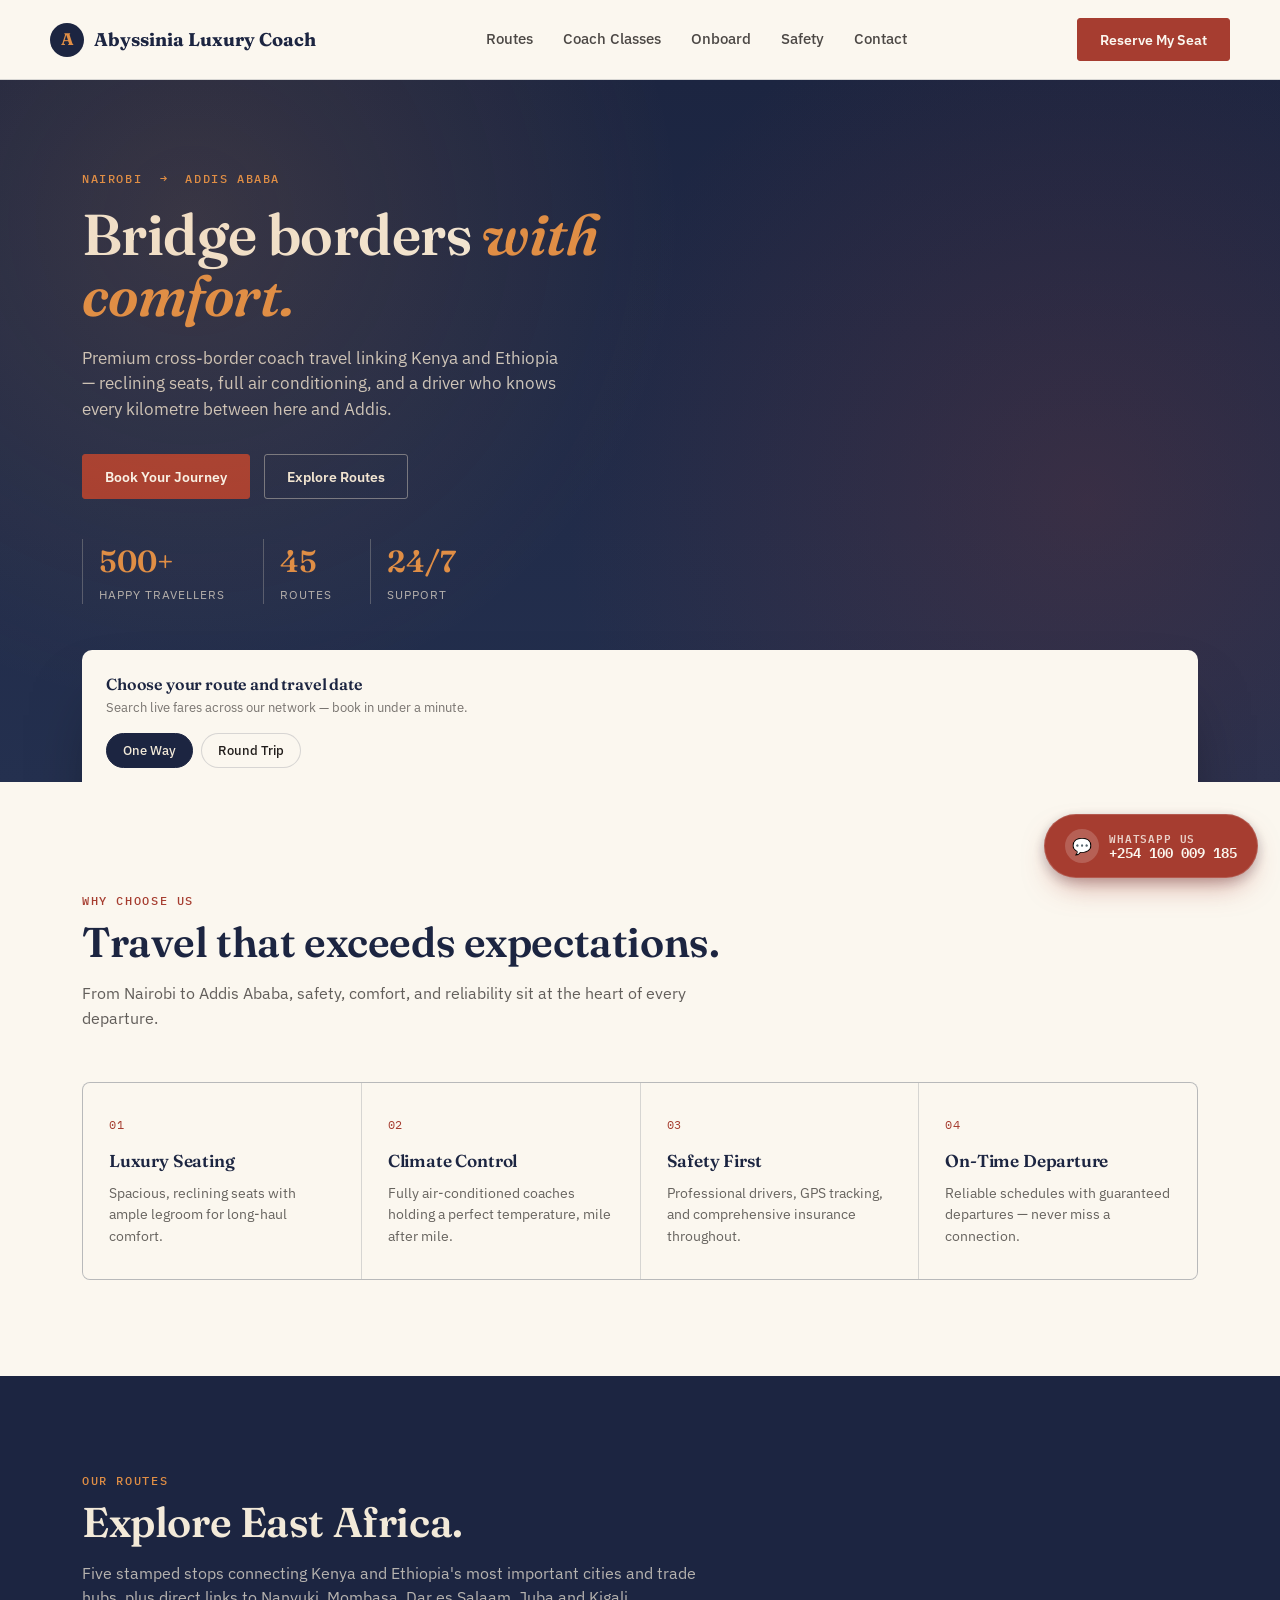
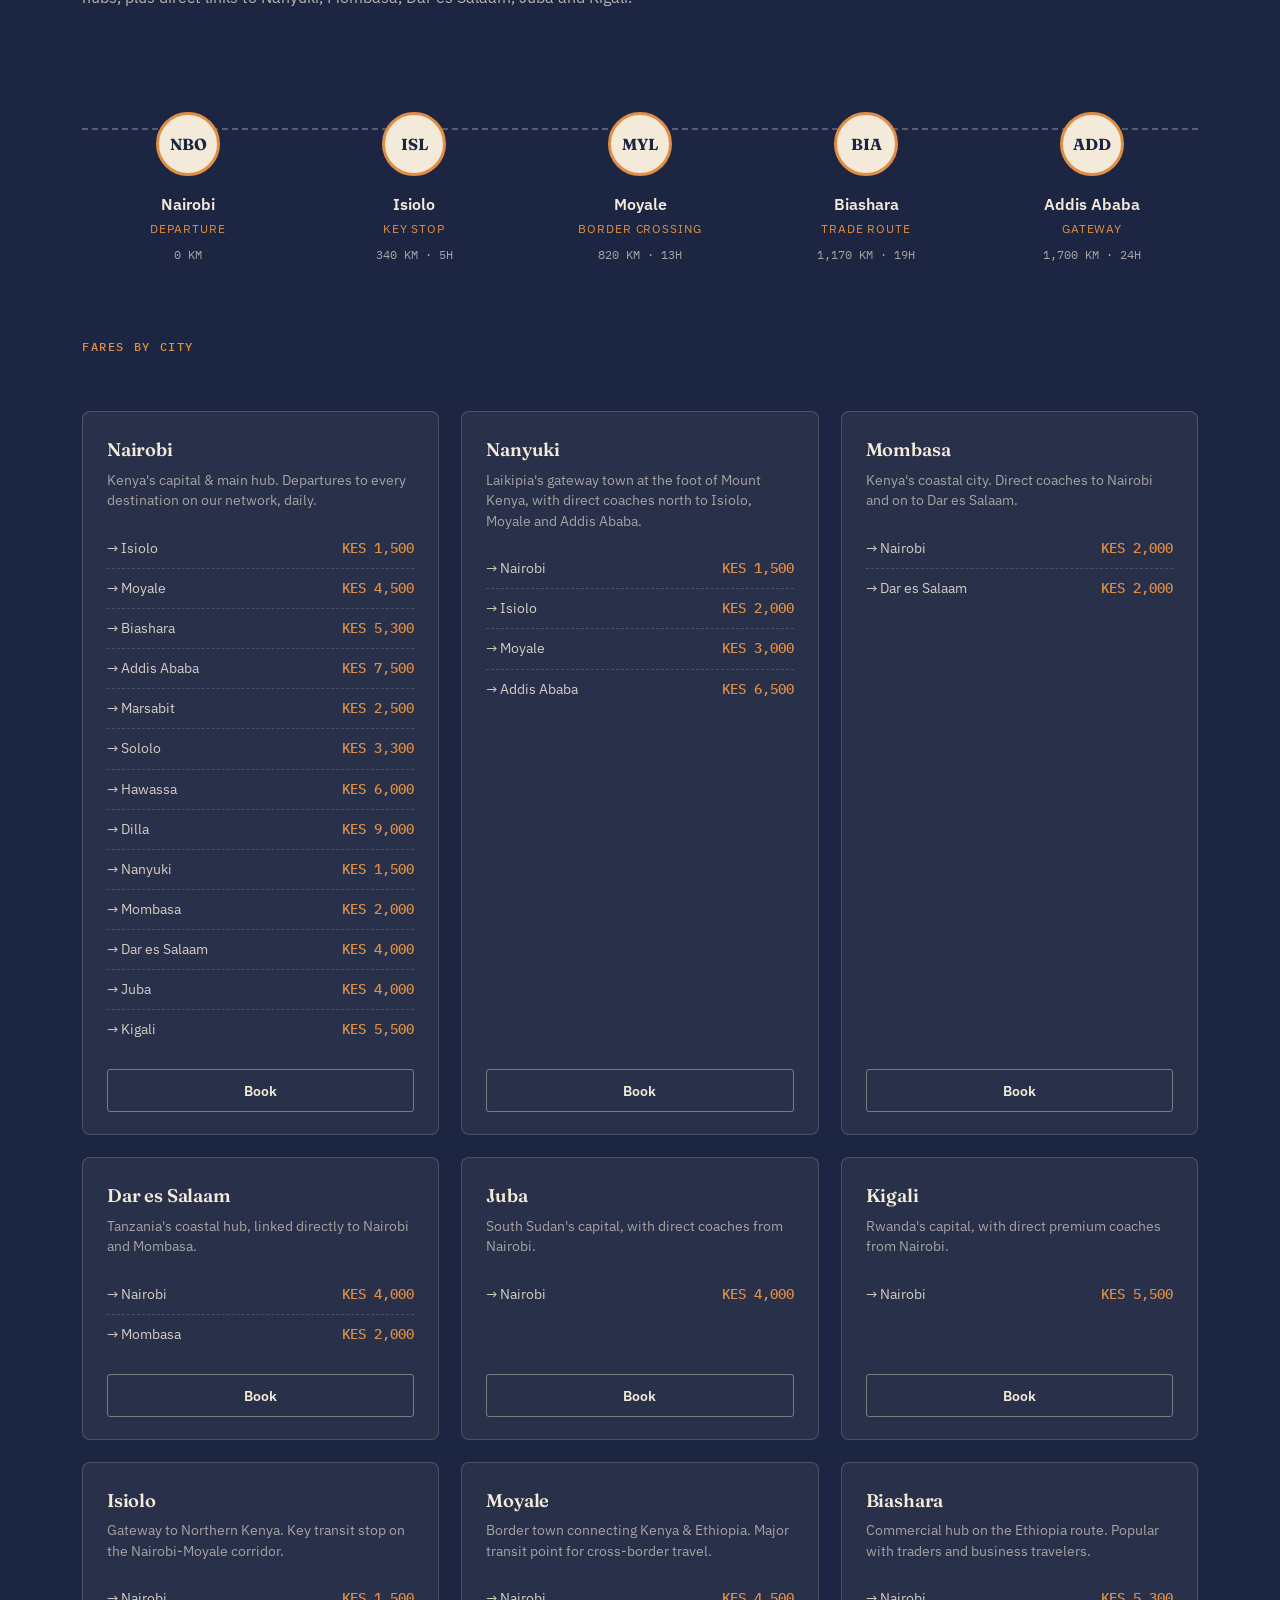
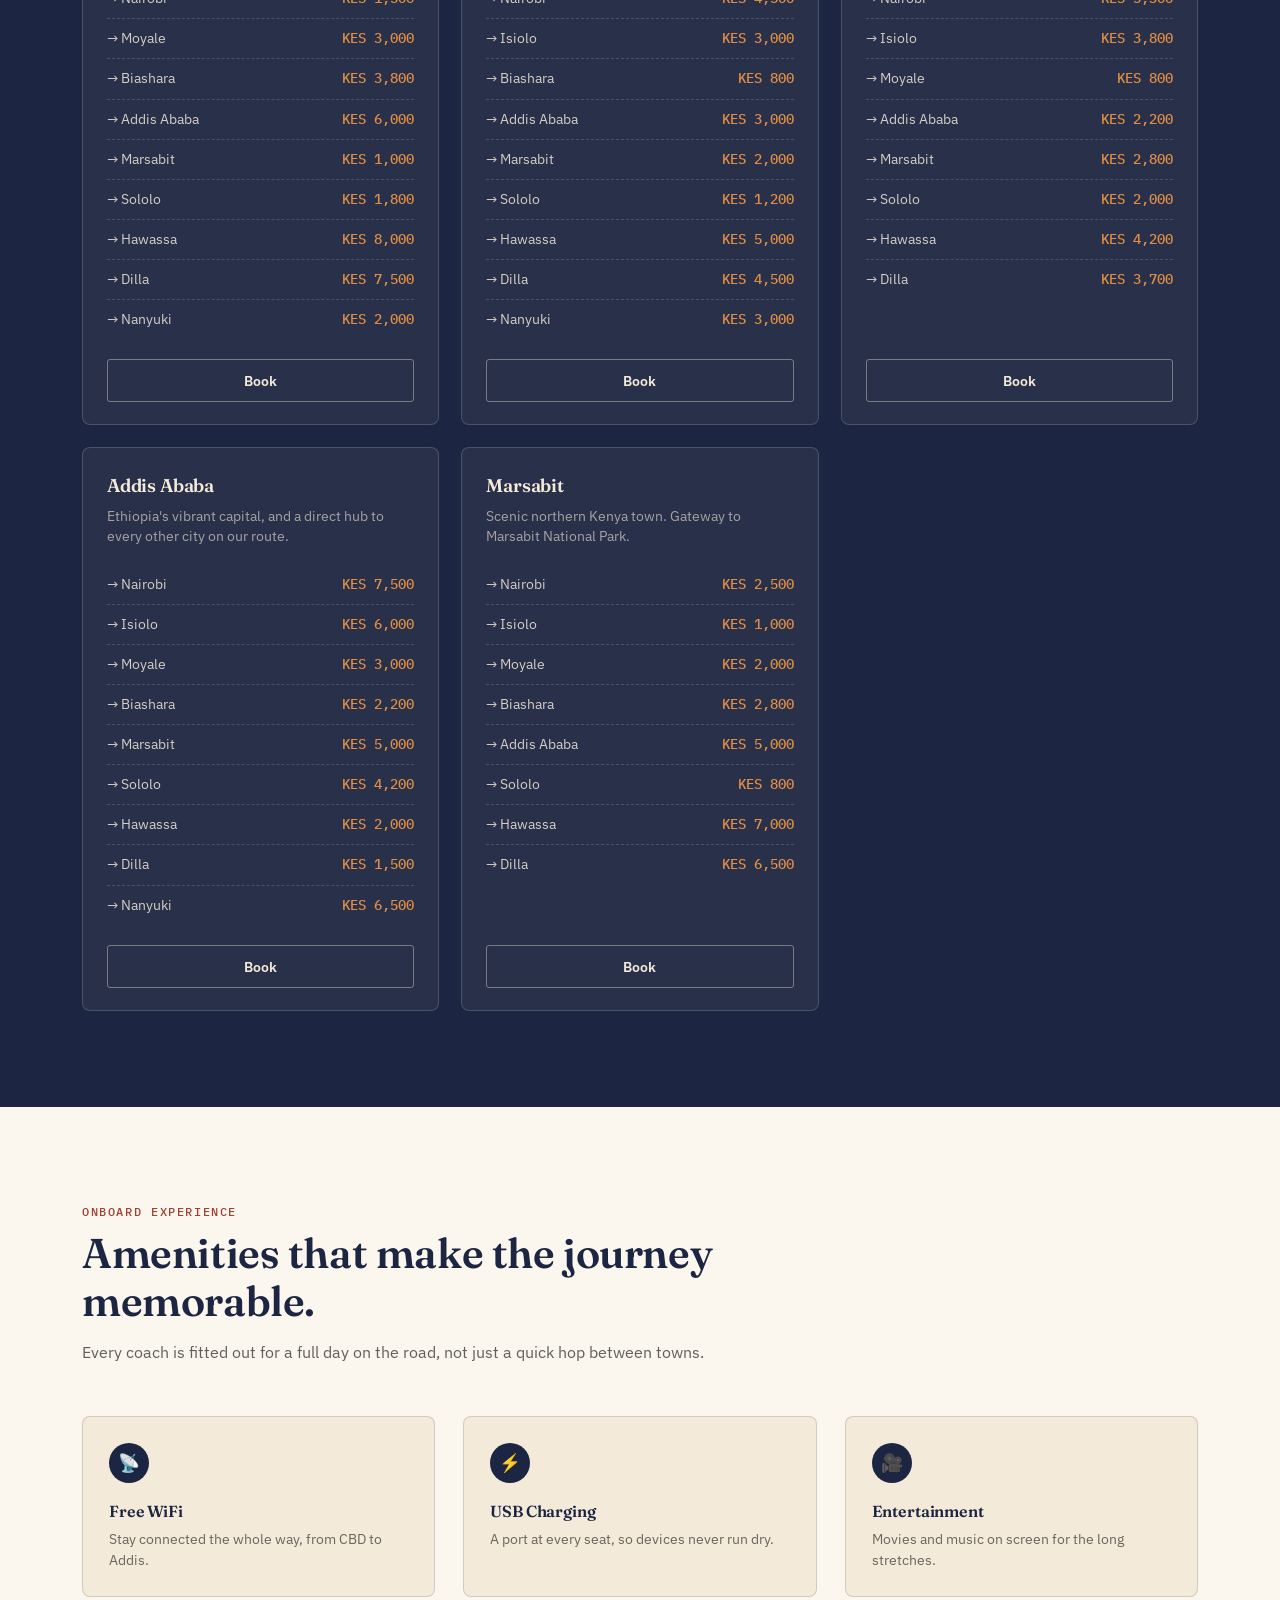
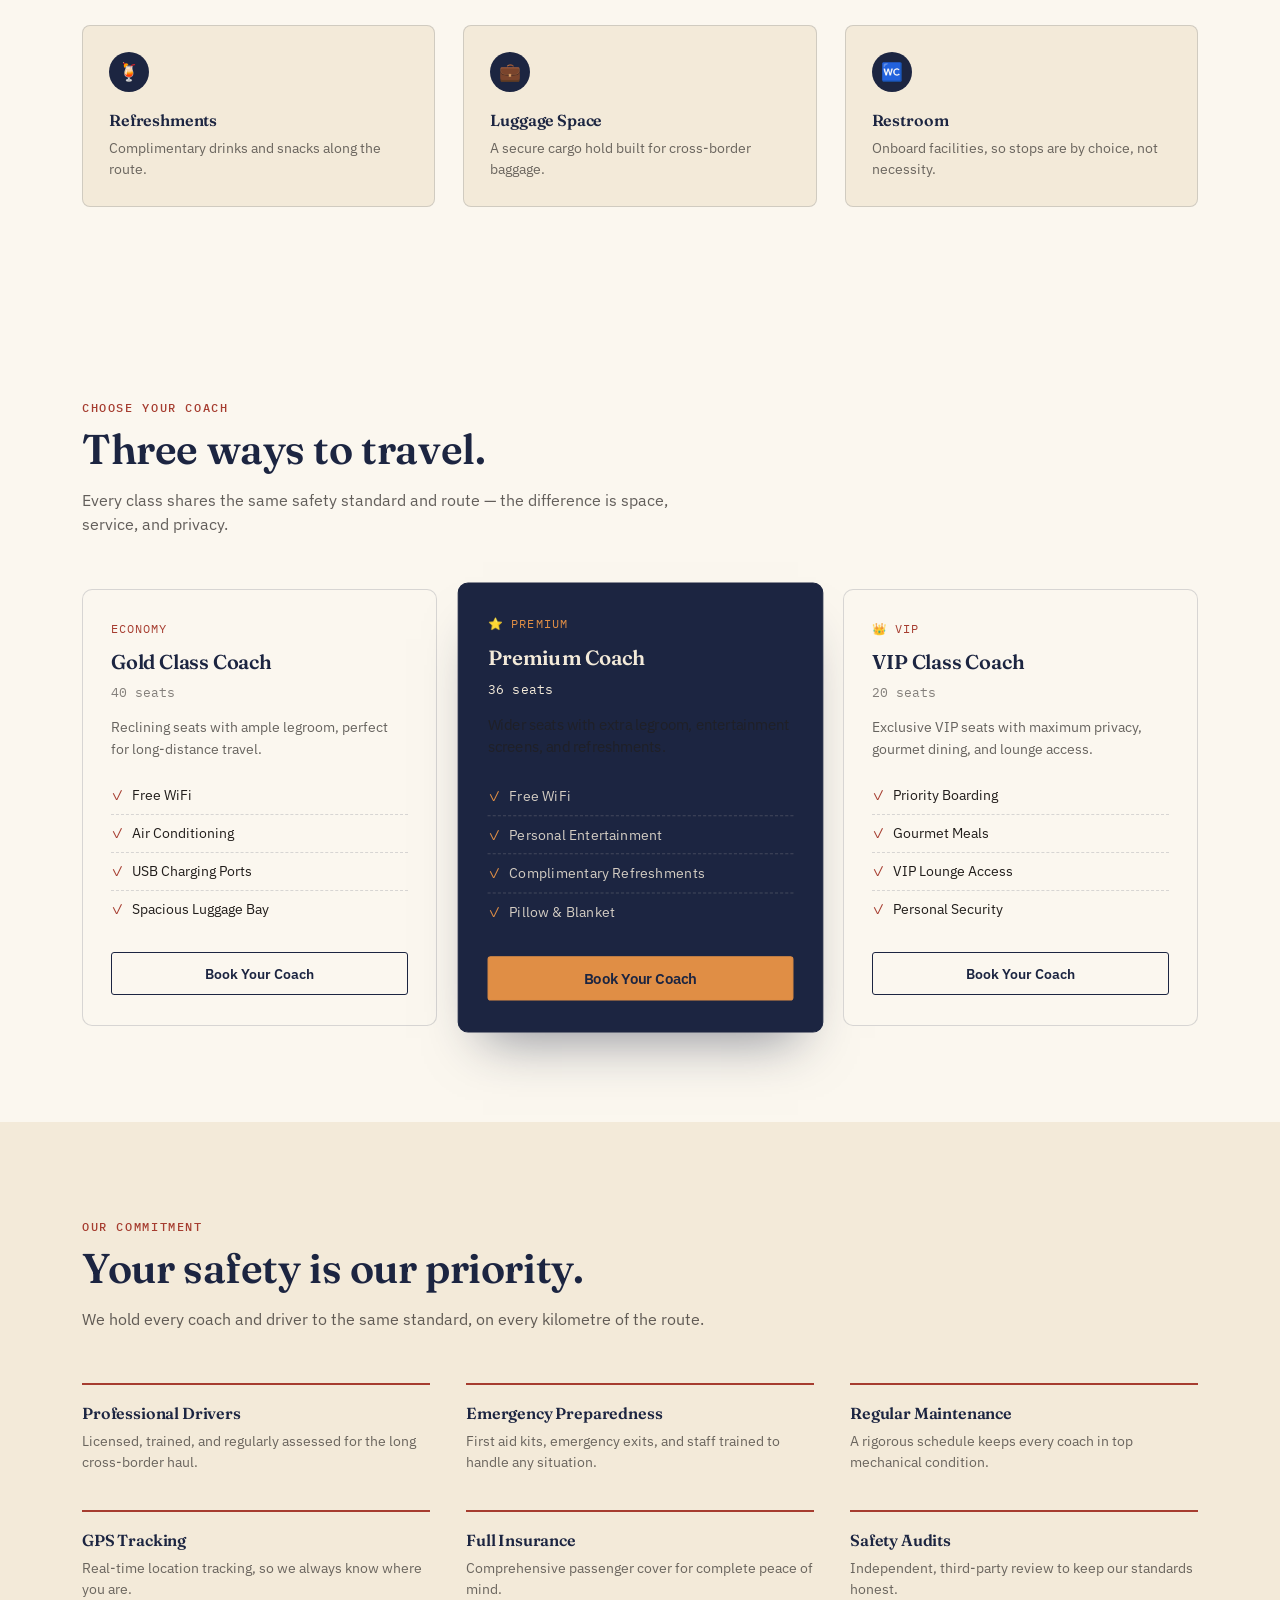
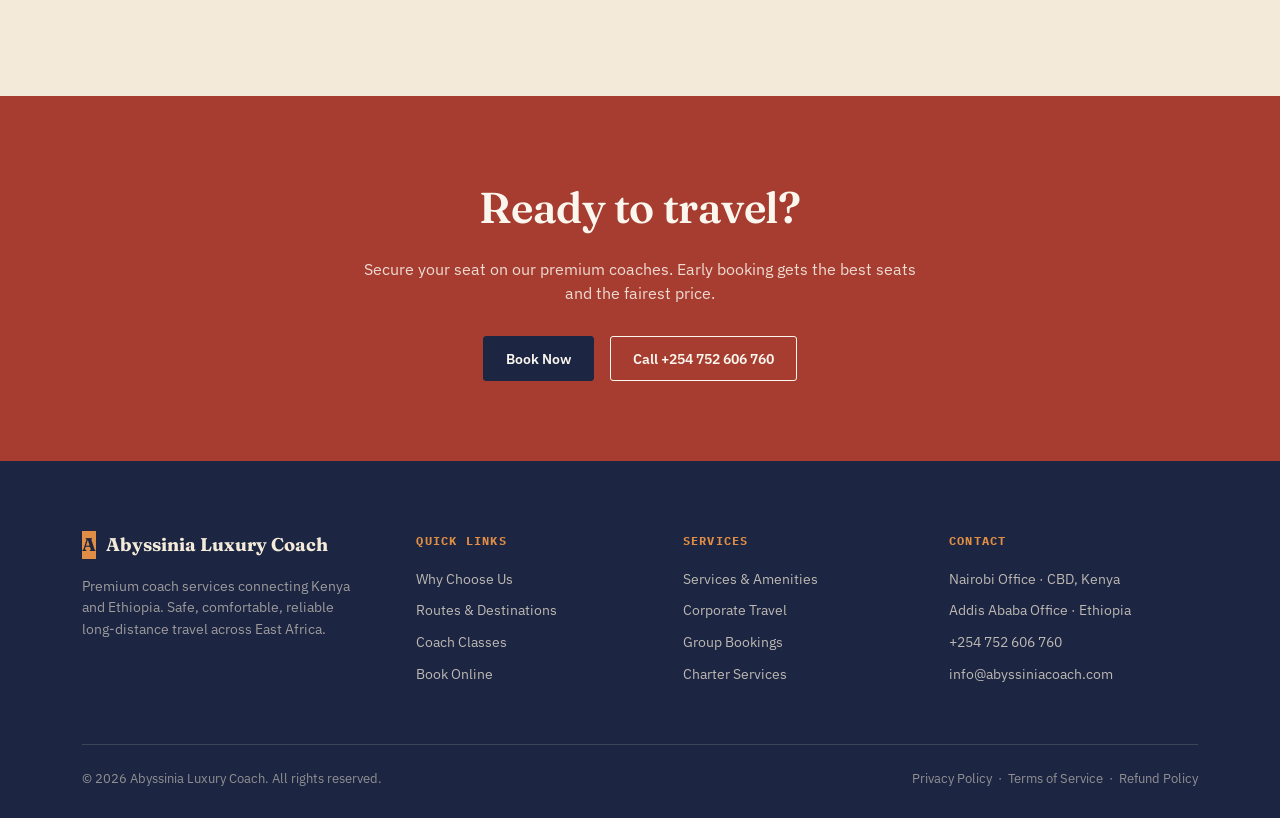
<file: index.html>
<!DOCTYPE html>
<html lang="en">
<head>
  <!-- Google tag (gtag.js) -->
<script async src="https://www.googletagmanager.com/gtag/js?id=AW-18495171443"></script>
<script>
  window.dataLayer = window.dataLayer || [];
  function gtag(){dataLayer.push(arguments);}
  gtag('js', new Date());

  gtag('config', 'AW-18495171443');
</script>
<meta charset="UTF-8">
<meta name="viewport" content="width=device-width, initial-scale=1.0">
<title>Abyssinia Luxury Coach | Nairobi — Addis Ababa</title>
<meta name="description" content="Premium long-distance coach travel between Nairobi, Isiolo, Moyale and Addis Ababa. Safe, comfortable, reliable cross-border transport across East Africa.">
<link rel="preconnect" href="https://fonts.googleapis.com">
<link href="https://fonts.googleapis.com/css2?family=Fraunces:opsz,wght@9..144,400;9..144,500;9..144,600;9..144,700&family=IBM+Plex+Sans:wght@400;500;600&family=IBM+Plex+Mono:wght@400;500&display=swap" rel="stylesheet">
<style>
  :root{
    --ink:#1C2541;
    --amber:#E08E45;
    --rust:#A63D30;
    --sand:#F3EAD9;
    --charcoal:#211D1B;
    --sage:#7C8863;
    --paper:#FBF7EF;
    --line: rgba(28,37,65,0.16);
    --good:#5C8A5C;
    --gone:#B9AFA0;
  }
  *{box-sizing:border-box; margin:0; padding:0;}
  html{scroll-behavior:smooth;}
  body{
    background:var(--paper);
    color:var(--charcoal);
    font-family:'IBM Plex Sans', sans-serif;
    line-height:1.5;
    -webkit-font-smoothing:antialiased;
  }
  h1,h2,h3{
    font-family:'Fraunces', serif;
    font-weight:600;
    letter-spacing:-0.01em;
    color:var(--ink);
  }
  .mono{font-family:'IBM Plex Mono', monospace;}
  .eyebrow{
    font-family:'IBM Plex Mono', monospace;
    text-transform:uppercase;
    letter-spacing:0.14em;
    font-size:0.72rem;
    color:var(--rust);
    font-weight:500;
  }
  a{color:inherit; text-decoration:none;}
  img{max-width:100%; display:block;}
  button{font-family:inherit; cursor:pointer;}
  .wrap{max-width:1180px; margin:0 auto; padding:0 32px;}
  @media (max-width:640px){ .wrap{padding:0 20px;} }

  /* ---------- Header ---------- */
  header{
    position:sticky; top:0; z-index:50;
    background:rgba(251,247,239,0.92);
    backdrop-filter:blur(8px);
    border-bottom:1px solid var(--line);
  }
  .nav{
    display:flex; align-items:center; justify-content:space-between;
    padding:18px 0;
  }
  .brand{
    display:flex; align-items:center; gap:10px;
    font-family:'Fraunces', serif; font-weight:700; font-size:1.15rem; color:var(--ink);
  }
  .brand .mark{
    width:34px; height:34px; border-radius:50%;
    background:var(--ink);
    display:flex; align-items:center; justify-content:center;
    color:var(--amber); font-family:'Fraunces',serif; font-weight:700; font-size:1.05rem;
  }
  nav.links{display:flex; gap:30px; align-items:center;}
  nav.links a{font-size:0.92rem; font-weight:500; color:var(--charcoal); opacity:0.8; transition:opacity .2s;}
  nav.links a:hover{opacity:1;}
  .btn{
    display:inline-flex; align-items:center; gap:8px;
    background:var(--rust); color:var(--paper);
    padding:11px 22px; border-radius:3px;
    font-weight:600; font-size:0.9rem;
    border:1px solid var(--rust);
    transition:background .2s, color .2s;
  }
  .btn:hover{background:var(--ink); border-color:var(--ink);}
  .btn.ghost{
    background:transparent; color:var(--ink); border:1px solid var(--ink);
  }
  .btn.ghost:hover{background:var(--ink); color:var(--paper);}
  .btn.small{padding:8px 16px; font-size:0.82rem;}
  .btn.full{width:100%; justify-content:center;}
  .btn:disabled{opacity:0.45; cursor:not-allowed;}
  .menu-toggle{display:none; background:none; border:none; font-size:1.5rem; color:var(--ink); cursor:pointer;}
  @media (max-width:900px){
    nav.links{display:none;}
    .menu-toggle{display:block;}
  }

  /* ---------- Hero ---------- */
  .hero{
    position:relative;
    background:linear-gradient(180deg, var(--ink) 0%, #24304F 100%);
    color:var(--sand);
    overflow:hidden;
    padding:90px 0 0;
  }
  .hero::before{
    content:"";
    position:absolute; inset:0;
    background-image:
      radial-gradient(circle at 15% 20%, rgba(224,142,69,0.14), transparent 40%),
      radial-gradient(circle at 85% 60%, rgba(166,61,48,0.18), transparent 45%);
    pointer-events:none;
  }
  .hero-grid{
    position:relative; z-index:2;
    display:grid; grid-template-columns:1.1fr 0.9fr; gap:50px; align-items:center;
    padding-bottom:60px;
  }
  @media (max-width:900px){ .hero-grid{grid-template-columns:1fr; padding-bottom:40px;} }
  .hero h1{
    color:var(--sand); font-size:clamp(2.4rem, 5vw, 3.6rem); line-height:1.05; margin:18px 0 20px;
  }
  .hero h1 em{font-style:italic; color:var(--amber);}
  .hero p.lead{font-size:1.05rem; color:rgba(243,234,217,0.82); max-width:480px; margin-bottom:32px;}
  .hero-cta{display:flex; gap:14px; flex-wrap:wrap; margin-bottom:40px;}

  .stat-row{display:flex; gap:38px; flex-wrap:wrap;}
  .stat-row .stat{border-left:1px solid rgba(243,234,217,0.25); padding-left:16px;}
  .stat .num{font-family:'Fraunces',serif; font-size:1.9rem; color:var(--amber); font-weight:600;}
  .stat .label{font-size:0.78rem; color:rgba(243,234,217,0.7); text-transform:uppercase; letter-spacing:0.08em;}

  /* Boarding-pass ticket visual */
  .ticket{
    background:var(--sand);
    color:var(--ink);
    border-radius:6px;
    position:relative;
    box-shadow:0 30px 60px -20px rgba(0,0,0,0.45);
    overflow:hidden;
  }
  .ticket-top{padding:26px 26px 22px; display:flex; justify-content:space-between; align-items:flex-start;}
  .ticket-top .route-cities{font-family:'Fraunces',serif; font-weight:600; font-size:1.3rem;}
  .ticket-top .arrow{color:var(--rust); margin:0 8px;}
  .ticket-meta{display:flex; justify-content:space-between; padding:0 26px 20px; font-size:0.82rem;}
  .ticket-meta .mono{color:var(--rust); font-weight:500;}
  .perforation{
    height:0; border-top:2px dashed rgba(28,37,65,0.3);
    position:relative;
    margin:0 0;
  }
  .perforation::before, .perforation::after{
    content:""; position:absolute; top:-11px; width:22px; height:22px; border-radius:50%;
    background:var(--ink);
  }
  .perforation::before{left:-11px;}
  .perforation::after{right:-11px;}
  .ticket-bottom{padding:20px 26px 26px; display:flex; justify-content:space-between; align-items:center;}
  .stamp{
    width:64px; height:64px; border-radius:50%;
    border:2px solid var(--rust); color:var(--rust);
    display:flex; align-items:center; justify-content:center;
    transform:rotate(-8deg);
    font-family:'IBM Plex Mono',monospace; font-size:0.6rem; text-align:center; line-height:1.15;
    text-transform:uppercase; letter-spacing:0.03em; font-weight:600;
  }

  /* ---------- Search widget in hero ---------- */
  .search-widget{
    position:relative; z-index:2;
    background:var(--paper);
    border-radius:10px;
    padding:22px 24px 24px;
    box-shadow:0 40px 70px -25px rgba(0,0,0,0.5);
    margin-bottom:-46px;
    transform:translateY(46px);
    color:var(--charcoal);
  }
  .search-widget h3{font-size:1rem; margin-bottom:2px;}
  .search-widget .sub{font-size:0.8rem; color:rgba(33,29,27,0.6); margin-bottom:16px;}
  .trip-toggle{display:flex; gap:8px; margin-bottom:14px;}
  .trip-tab{
    padding:8px 16px; border:1px solid var(--line); border-radius:20px; background:var(--paper);
    font-size:0.82rem; font-weight:500; color:var(--charcoal);
  }
  .trip-tab.selected{background:var(--ink); border-color:var(--ink); color:var(--sand);}
  .search-form{
    display:grid;
    grid-template-columns:repeat(auto-fit, minmax(150px, 1fr));
    gap:14px;
    align-items:end;
  }
  .field.button-field{min-width:150px;}
  .field label{
    display:block; font-family:'IBM Plex Mono',monospace; font-size:0.68rem; text-transform:uppercase;
    letter-spacing:0.08em; color:var(--rust); margin-bottom:7px;
  }
  .field select, .field input{
    width:100%; padding:11px 12px; border:1px solid var(--line); border-radius:6px;
    background:var(--paper); font-size:0.9rem; color:var(--charcoal); font-family:inherit;
    min-height:44px;
    -webkit-appearance:none; appearance:none;
  }
  .field select{
    background-image:url("data:image/svg+xml;utf8,<svg xmlns='http://www.w3.org/2000/svg' viewBox='0 0 20 20' fill='none' stroke='%231C2541' stroke-width='1.6'><path d='M5 8l5 5 5-5'/></svg>");
    background-repeat:no-repeat; background-position:right 10px center; background-size:16px;
    padding-right:34px;
  }
  .field select:focus, .field input:focus{outline:2px solid var(--amber); outline-offset:1px;}
  .search-form .btn.full{padding:12px 18px; font-size:0.92rem; min-height:44px;}
  .search-msg{
    grid-column:1/-1; margin-top:4px; font-size:0.86rem; padding:12px 14px; border-radius:4px;
    display:none;
  }
  .search-msg.show{display:block;}
  .search-msg.found{background:rgba(92,138,92,0.12); color:#3E6B3E; border:1px solid rgba(92,138,92,0.3);}
  .search-msg.missing{background:rgba(166,61,48,0.1); color:var(--rust); border:1px solid rgba(166,61,48,0.25);}

  /* Phone: the floating overlap card doesn't work once fields stack tall,
     so on small screens the widget flows normally below the hero copy. */
  @media (max-width:680px){
    .search-widget{
      margin-bottom:0; transform:none;
      border-radius:0; padding:24px 20px 28px;
      box-shadow:0 -8px 24px -18px rgba(0,0,0,0.35);
    }
    .search-form{grid-template-columns:1fr; gap:12px;}
    .trip-toggle{gap:0; padding:3px; background:var(--sand); border-radius:22px; border:1px solid var(--line);}
    .trip-tab{flex:1; text-align:center; border:none; border-radius:18px; padding:9px 10px;}
    .trip-tab.selected{box-shadow:0 2px 6px rgba(28,37,65,0.25);}
    .search-form .btn.full{padding:14px 18px; font-size:0.95rem;}
  }

  /* ---------- Section shells ---------- */
  section{padding:96px 0;}
  .search-spacer{padding-top:110px;}
  @media (max-width:680px){ .search-spacer{padding-top:0;} }
  .section-head{max-width:640px; margin-bottom:52px;}
  .section-head h2{font-size:clamp(1.8rem,3.4vw,2.6rem); margin-top:10px; line-height:1.15;}
  .section-head p{color:rgba(33,29,27,0.7); margin-top:14px; font-size:1.02rem;}

  /* Features */
  .features{display:grid; grid-template-columns:repeat(4,1fr); gap:1px; background:var(--line); border:1px solid var(--line); border-radius:8px; overflow:hidden;}
  @media (max-width:900px){.features{grid-template-columns:repeat(2,1fr);}}
  @media (max-width:520px){.features{grid-template-columns:1fr;}}
  .feature{background:var(--paper); padding:32px 26px;}
  .feature .n{font-family:'IBM Plex Mono',monospace; color:var(--rust); font-size:0.78rem; letter-spacing:0.06em;}
  .feature h3{font-size:1.08rem; margin:14px 0 8px;}
  .feature p{font-size:0.9rem; color:rgba(33,29,27,0.68);}

  /* Route trail — signature element */
  .route-section{background:var(--ink); color:var(--sand);}
  .route-section .section-head h2{color:var(--sand);}
  .route-section .section-head p{color:rgba(243,234,217,0.72);}
  .route-section .eyebrow{color:var(--amber);}
  .trail{position:relative; padding:50px 0 10px;}
  .trail-line{
    position:absolute; top:66px; left:0; right:0; height:0;
    border-top:2px dashed rgba(243,234,217,0.28);
  }
  .trail-stops{display:grid; grid-template-columns:repeat(5,1fr); gap:14px; position:relative;}
  @media (max-width:900px){.trail-stops{grid-template-columns:repeat(2,1fr); row-gap:40px;} .trail-line{display:none;}}
  .stop{display:flex; flex-direction:column; align-items:center; text-align:center;}
  .stop-badge{
    width:64px; height:64px; border-radius:50%;
    background:var(--sand); color:var(--ink);
    display:flex; align-items:center; justify-content:center;
    font-family:'Fraunces',serif; font-weight:700; font-size:1rem;
    border:3px solid var(--amber);
    margin-bottom:16px;
    position:relative; z-index:2;
  }
  .stop-city{font-weight:600; font-size:1.02rem; margin-bottom:4px;}
  .stop-tag{font-size:0.72rem; color:var(--amber); text-transform:uppercase; letter-spacing:0.08em; margin-bottom:8px;}
  .stop-meta{font-size:0.78rem; color:rgba(243,234,217,0.65);}

  /* Fare cards */
  .fare-grid{display:grid; grid-template-columns:repeat(3,1fr); gap:22px; margin-top:56px;}
  @media (max-width:900px){.fare-grid{grid-template-columns:repeat(2,1fr);}}
  @media (max-width:600px){.fare-grid{grid-template-columns:1fr;}}
  .fare-card{
    background:rgba(243,234,217,0.06);
    border:1px solid rgba(243,234,217,0.18);
    border-radius:8px;
    padding:24px 24px 22px;
    display:flex; flex-direction:column;
  }
  .fare-card h3{color:var(--sand); font-size:1.15rem; margin-bottom:6px;}
  .fare-card p.desc{font-size:0.85rem; color:rgba(243,234,217,0.62); margin-bottom:18px; flex-grow:0;}
  .fare-list{list-style:none; margin-bottom:20px;}
  .fare-list li{
    display:flex; justify-content:space-between; align-items:center;
    padding:9px 0; border-top:1px dashed rgba(243,234,217,0.18);
    font-size:0.88rem;
  }
  .fare-list li:first-child{border-top:none;}
  .fare-list .dest{color:rgba(243,234,217,0.85);}
  .fare-list .price{font-family:'IBM Plex Mono',monospace; color:var(--amber); font-weight:500;}
  .fare-card .btn{margin-top:auto;}

  /* Amenities */
  .amenity-grid{display:grid; grid-template-columns:repeat(3,1fr); gap:28px;}
  @media (max-width:760px){.amenity-grid{grid-template-columns:repeat(2,1fr);}}
  @media (max-width:480px){.amenity-grid{grid-template-columns:1fr;}}
  .amenity{
    border:1px solid var(--line); border-radius:8px; padding:26px;
    background:var(--sand);
  }
  .amenity .icon{
    width:40px; height:40px; border-radius:50%; background:var(--ink); color:var(--amber);
    display:flex; align-items:center; justify-content:center; margin-bottom:16px; font-size:1.1rem;
  }
  .amenity h3{font-size:1rem; margin-bottom:6px;}
  .amenity p{font-size:0.86rem; color:rgba(33,29,27,0.65);}

  /* Coach classes */
  .class-grid{display:grid; grid-template-columns:repeat(3,1fr); gap:26px;}
  @media (max-width:900px){.class-grid{grid-template-columns:1fr;}}
  .class-card{
    border-radius:10px; padding:30px 28px; display:flex; flex-direction:column;
    border:1px solid var(--line); background:var(--paper); position:relative;
  }
  .class-card.featured{
    background:var(--ink); color:var(--sand); border-color:var(--ink);
    transform:scale(1.03);
    box-shadow:0 30px 50px -25px rgba(28,37,65,0.5);
  }
  .class-card.featured h3, .class-card.featured .seats{color:var(--sand);}
  .class-card.featured p{color:rgba(243,234,217,0.68);}
  .class-card.featured .class-list li{color:rgba(243,234,217,0.85); border-top-color:rgba(243,234,217,0.18);}
  .class-tag{
    font-family:'IBM Plex Mono',monospace; font-size:0.72rem; text-transform:uppercase; letter-spacing:0.08em;
    color:var(--rust); margin-bottom:10px;
  }
  .class-card.featured .class-tag{color:var(--amber);}
  .class-card h3{font-size:1.25rem; margin-bottom:6px;}
  .class-card .seats{font-family:'IBM Plex Mono',monospace; font-size:0.8rem; color:rgba(33,29,27,0.55); margin-bottom:14px;}
  .class-card p.desc{font-size:0.9rem; color:rgba(33,29,27,0.68); margin-bottom:18px;}
  .class-list{list-style:none; margin-bottom:24px;}
  .class-list li{padding:8px 0; border-top:1px dashed var(--line); font-size:0.87rem; display:flex; gap:8px; align-items:center;}
  .class-list li:first-child{border-top:none;}
  .class-list li::before{content:"✓"; color:var(--rust);}
  .class-card.featured .class-list li::before{color:var(--amber);}
  .class-card .btn{margin-top:auto;}

  /* Safety */
  .safety-section{background:var(--sand);}
  .safety-grid{display:grid; grid-template-columns:repeat(3,1fr); gap:36px;}
  @media (max-width:820px){.safety-grid{grid-template-columns:1fr 1fr;}}
  @media (max-width:520px){.safety-grid{grid-template-columns:1fr;}}
  .safety-item{border-top:2px solid var(--rust); padding-top:16px;}
  .safety-item h3{font-size:1rem; margin-bottom:6px;}
  .safety-item p{font-size:0.88rem; color:rgba(33,29,27,0.65);}

  /* CTA band */
  .cta-band{
    background:var(--rust); color:var(--paper); text-align:center;
    padding:80px 0;
  }
  .cta-band h2{color:var(--paper); font-size:clamp(1.8rem,3.6vw,2.7rem); margin-bottom:16px;}
  .cta-band p{color:rgba(251,247,239,0.85); max-width:560px; margin:0 auto 30px; font-size:1.02rem;}
  .cta-buttons{display:flex; gap:16px; justify-content:center; flex-wrap:wrap;}
  .cta-band .btn.ghost{border-color:var(--paper); color:var(--paper);}
  .cta-band .btn.ghost:hover{background:var(--paper); color:var(--rust);}

  /* Footer */
  footer{background:var(--ink); color:rgba(243,234,217,0.75); padding:70px 0 30px;}
  .footer-grid{display:grid; grid-template-columns:1.3fr 1fr 1fr 1.1fr; gap:40px; margin-bottom:50px;}
  @media (max-width:820px){.footer-grid{grid-template-columns:1fr 1fr;}}
  @media (max-width:520px){.footer-grid{grid-template-columns:1fr;}}
  footer h4{font-family:'IBM Plex Mono',monospace; color:var(--amber); font-size:0.78rem; text-transform:uppercase; letter-spacing:0.1em; margin-bottom:18px;}
  footer ul{list-style:none;}
  footer li{margin-bottom:10px; font-size:0.9rem;}
  footer li a:hover{color:var(--amber);}
  .footer-brand{display:flex; align-items:center; gap:10px; margin-bottom:16px; font-family:'Fraunces',serif; font-weight:700; font-size:1.15rem; color:var(--sand);}
  .footer-bottom{
    border-top:1px solid rgba(243,234,217,0.15); padding-top:24px;
    display:flex; justify-content:space-between; flex-wrap:wrap; gap:12px;
    font-size:0.8rem; color:rgba(243,234,217,0.55);
  }
  .footer-bottom a:hover{color:var(--amber);}

  /* ---------- Booking Modal ---------- */
  .modal-overlay{
    position:fixed; inset:0; background:rgba(28,20,17,0.55);
    display:none; align-items:flex-start; justify-content:center;
    z-index:200; padding:40px 20px; overflow-y:auto;
    backdrop-filter:blur(3px);
  }
  .modal-overlay.open{display:flex;}
  .modal{
    background:var(--paper); border-radius:10px; max-width:640px; width:100%;
    box-shadow:0 50px 90px -30px rgba(0,0,0,0.6);
    position:relative; overflow:hidden;
  }
  .modal-head{
    background:var(--ink); color:var(--sand); padding:22px 28px;
    display:flex; justify-content:space-between; align-items:center;
  }
  .modal-head .eyebrow{color:var(--amber);}
  .modal-head h3{color:var(--sand); font-size:1.2rem; margin-top:4px;}
  .modal-close{
    background:rgba(243,234,217,0.12); border:none; color:var(--sand);
    width:32px; height:32px; border-radius:50%; font-size:1.1rem; line-height:1;
    display:flex; align-items:center; justify-content:center;
  }
  .modal-close:hover{background:rgba(243,234,217,0.24);}
  .modal-steps{
    display:flex; gap:0; padding:16px 28px 0; border-bottom:1px solid var(--line);
    overflow-x:auto;
  }
  .modal-step-label{
    font-family:'IBM Plex Mono',monospace; font-size:0.7rem; text-transform:uppercase; letter-spacing:0.06em;
    color:rgba(33,29,27,0.4); padding-bottom:14px; margin-right:26px; border-bottom:2px solid transparent;
    white-space:nowrap;
  }
  .modal-step-label.active{color:var(--rust); border-color:var(--rust);}
  .modal-body{padding:26px 28px 10px; max-height:60vh; overflow-y:auto;}
  .modal-screen{display:none;}
  .modal-screen.active{display:block;}
  .modal-foot{
    padding:20px 28px 26px; display:flex; justify-content:space-between; gap:12px; border-top:1px solid var(--line);
  }
  .modal-field{margin-bottom:16px;}
  .modal-field label{
    display:block; font-family:'IBM Plex Mono',monospace; font-size:0.68rem; text-transform:uppercase;
    letter-spacing:0.08em; color:var(--rust); margin-bottom:8px;
  }
  .modal-field select, .modal-field input{
    width:100%; padding:11px 12px; border:1px solid var(--line); border-radius:4px;
    background:#fff; font-size:0.92rem; font-family:inherit; color:var(--charcoal);
  }
  .modal-field select:focus, .modal-field input:focus{outline:2px solid var(--amber); outline-offset:1px;}
  .modal-row{display:grid; grid-template-columns:1fr 1fr; gap:14px;}
  @media (max-width:480px){.modal-row{grid-template-columns:1fr;}}

  .fare-summary{
    background:var(--sand); border-radius:6px; padding:16px 18px; margin-bottom:18px;
    display:flex; justify-content:space-between; align-items:center; flex-wrap:wrap; gap:8px;
  }
  .fare-summary .route{font-family:'Fraunces',serif; font-weight:600; color:var(--ink);}
  .fare-summary .amt{font-family:'IBM Plex Mono',monospace; color:var(--rust); font-weight:600; font-size:1.05rem;}

  .class-tabs{display:flex; gap:10px; margin-bottom:20px; flex-wrap:wrap;}
  .class-tab{
    flex:1; min-width:140px; border:1px solid var(--line); border-radius:6px; padding:14px 12px;
    background:#fff; text-align:left;
  }
  .class-tab.selected{border-color:var(--rust); background:rgba(166,61,48,0.06);}
  .class-tab .tname{font-weight:600; font-size:0.92rem; color:var(--ink);}
  .class-tab .tprice{font-family:'IBM Plex Mono',monospace; font-size:0.82rem; color:var(--rust); margin-top:4px;}

  .leg-tabs{display:flex; gap:8px; margin-bottom:16px;}
  .leg-tab{
    padding:8px 16px; border:1px solid var(--line); border-radius:20px; background:#fff;
    font-size:0.82rem; font-weight:500; color:var(--charcoal);
  }
  .leg-tab.selected{background:var(--rust); border-color:var(--rust); color:#fff;}

  .seat-legend{display:flex; gap:16px; margin-bottom:14px; font-size:0.76rem; flex-wrap:wrap; color:rgba(33,29,27,0.7);}
  .seat-legend span{display:inline-flex; align-items:center; gap:6px;}
  .legend-dot{width:12px; height:12px; border-radius:3px; display:inline-block; border:1px solid rgba(28,37,65,0.15);}
  .bus-map{
    background:#fff; border:1px solid var(--line); border-radius:16px 16px 6px 6px;
    padding:18px 18px 16px; margin-bottom:8px;
    box-shadow:0 1px 2px rgba(28,37,65,0.04);
  }
  .bus-driver{
    display:inline-flex; align-items:center; gap:6px;
    font-family:'IBM Plex Mono',monospace; font-size:0.62rem; letter-spacing:0.1em; color:rgba(33,29,27,0.45);
    text-transform:uppercase; margin-bottom:14px;
    background:var(--sand); border:1px solid var(--line); border-radius:20px; padding:4px 12px 4px 8px;
  }
  .seat-chart{width:max-content; margin:0 auto;}
  .seat-cols, .seat-row{
    display:grid; grid-template-columns:22px 30px 30px 20px 30px 30px;
    gap:6px; align-items:center;
  }
  .seat-cols{margin-bottom:8px;}
  .seat-row{margin-bottom:6px;}
  .seat-cols span{
    font-family:'IBM Plex Mono',monospace; font-size:0.6rem; color:rgba(33,29,27,0.35);
    text-align:center;
  }
  .row-index{
    display:flex; align-items:center; justify-content:center;
    font-family:'IBM Plex Mono',monospace; font-size:0.58rem; color:rgba(33,29,27,0.32);
  }
  .seat{
    position:relative;
    width:30px; height:30px; border-radius:8px 8px 3px 3px; border:1px solid var(--line); background:var(--paper);
    font-family:'IBM Plex Mono',monospace; font-size:0.6rem; font-weight:500; display:flex; align-items:center; justify-content:center;
    color:var(--charcoal);
    box-shadow: inset 0 2px 0 rgba(28,37,65,0.07);
    transition:transform .12s, border-color .12s, box-shadow .12s;
  }
  .seat::before{
    content:""; position:absolute; top:2px; left:50%; transform:translateX(-50%);
    width:40%; height:3px; border-radius:2px; background:rgba(28,37,65,0.12);
  }
  .seat.booked{background:var(--gone); color:#fff; cursor:not-allowed; border-color:var(--gone);}
  .seat.booked::before{background:rgba(255,255,255,0.4);}
  .seat.available:hover{border-color:var(--rust); transform:translateY(-1px); box-shadow:0 2px 6px rgba(166,61,48,0.18);}
  .seat.selected{background:var(--rust); color:#fff; border-color:var(--rust); box-shadow: inset 0 2px 0 rgba(0,0,0,0.15), 0 2px 6px rgba(166,61,48,0.3);}
  .seat.selected::before{background:rgba(255,255,255,0.5);}
  .seat-count-note{font-size:0.82rem; color:rgba(33,29,27,0.65); margin-top:10px;}
  /* ---------- Bus results (hero search) ---------- */
  .bus-results{margin-top:16px; display:none; flex-direction:column; gap:10px;}
  .bus-results.show{display:flex;}
  .bus-result-card{
    display:flex; justify-content:space-between; align-items:center; gap:14px; flex-wrap:wrap;
    border:1px solid var(--line); border-radius:6px; padding:14px 16px; background:var(--sand);
  }
  .bus-result-card .br-info{display:flex; flex-direction:column; gap:2px;}
  .bus-result-card .br-time{font-family:'Fraunces',serif; font-weight:600; font-size:1rem; color:var(--ink);}
  .bus-result-card .br-meta{font-size:0.8rem; color:rgba(33,29,27,0.6);}
  .bus-result-card .br-fare{font-family:'IBM Plex Mono',monospace; color:var(--rust); font-weight:600; font-size:0.92rem;}

  .review-box{background:var(--sand); border-radius:6px; padding:18px 20px;}
  .review-line{display:flex; justify-content:space-between; padding:7px 0; border-top:1px dashed var(--line); font-size:0.9rem;}
  .review-line:first-child{border-top:none;}
  .review-line .k{color:rgba(33,29,27,0.6);}
  .review-line .v{font-weight:600; color:var(--ink);}
  .review-total{font-family:'IBM Plex Mono',monospace; color:var(--rust); font-size:1.15rem;}

  /* Payment step */
  .pay-methods{display:flex; gap:10px; margin-bottom:20px; flex-wrap:wrap;}
  .pay-method{
    flex:1; min-width:130px; border:1px solid var(--line); border-radius:6px; padding:14px 12px;
    background:#fff; text-align:left; display:flex; align-items:center; gap:10px;
  }
  .pay-method.selected{border-color:var(--rust); background:rgba(166,61,48,0.06);}
  .pay-method .pm-icon{
    width:32px; height:32px; border-radius:50%; background:var(--sand); color:var(--ink);
    display:flex; align-items:center; justify-content:center; font-size:0.95rem; flex-shrink:0;
  }
  .pay-method .pm-name{font-weight:600; font-size:0.88rem; color:var(--ink);}
  .pay-method .pm-sub{font-size:0.72rem; color:rgba(33,29,27,0.55);}
  .pay-fields{border:1px solid var(--line); border-radius:6px; padding:18px; background:var(--sand);}
  .pay-note{font-size:0.78rem; color:rgba(33,29,27,0.55); margin-top:10px;}

  @media (prefers-reduced-motion: reduce){
    html{scroll-behavior:auto;}
  }

  /* ---------- Floating call button ---------- */
  .floating-call{
    position:fixed;
    right:22px;
    bottom:22px;
    z-index:300;
    display:flex;
    align-items:center;
    gap:10px;
    background:var(--rust);
    color:var(--paper);
    padding:14px 20px;
    border-radius:50px;
    box-shadow:0 14px 30px -10px rgba(166,61,48,0.55), 0 4px 12px rgba(28,37,65,0.25);
    font-weight:600;
    font-size:0.92rem;
    border:1px solid rgba(255,255,255,0.15);
    transition:transform .18s ease, background .18s ease, box-shadow .18s ease;
  }
  .floating-call:hover{
    background:var(--ink);
    transform:translateY(-2px);
    box-shadow:0 18px 34px -10px rgba(28,37,65,0.55), 0 6px 14px rgba(28,37,65,0.3);
  }
  .floating-call .fc-icon{
    width:34px; height:34px; border-radius:50%;
    background:rgba(255,255,255,0.18);
    display:flex; align-items:center; justify-content:center;
    font-size:1rem;
    flex-shrink:0;
    animation:fc-pulse 2.2s infinite;
  }
  .floating-call .fc-text{display:flex; flex-direction:column; line-height:1.15;}
  .floating-call .fc-label{font-size:0.66rem; text-transform:uppercase; letter-spacing:0.08em; opacity:0.8; font-family:'IBM Plex Mono',monospace;}
  .floating-call .fc-number{font-family:'IBM Plex Mono',monospace; font-size:0.88rem;}
  @keyframes fc-pulse{
    0%{ box-shadow:0 0 0 0 rgba(255,255,255,0.35); }
    70%{ box-shadow:0 0 0 10px rgba(255,255,255,0); }
    100%{ box-shadow:0 0 0 0 rgba(255,255,255,0); }
  }
  @media (max-width:640px){
    .floating-call{
      right:16px; bottom:16px; padding:12px 16px;
    }
    .floating-call .fc-text{display:none;}
    .floating-call .fc-icon{width:38px; height:38px; font-size:1.1rem;}
  }
  @media (prefers-reduced-motion: reduce){
    .floating-call .fc-icon{animation:none;}
  }
</style>
</head>
<body>

<a href="https://wa.me/254100009185?text=Hello%20Abyssinia%20Luxury%20Coach%2C%20I%27d%20like%20to%20make%20an%20enquiry." class="floating-call" target="_blank" rel="noopener" aria-label="Chat with us on WhatsApp at +254 100 009 185">
  <span class="fc-icon">💬</span>
  <span class="fc-text">
    <span class="fc-label">WhatsApp Us</span>
    <span class="fc-number">+254 100 009 185</span>
  </span>
</a>

<header>
  <div class="wrap nav">
    <a href="#" class="brand">
      <span class="mark">A</span>
      Abyssinia Luxury Coach
    </a>
    <nav class="links">
      <a href="#routes">Routes</a>
      <a href="#classes">Coach Classes</a>
      <a href="#amenities">Onboard</a>
      <a href="#safety">Safety</a>
      <a href="#contact">Contact</a>
    </nav>
    <button class="btn" onclick="openBooking()">Reserve My Seat</button>
    <button class="menu-toggle" aria-label="Menu">&#9776;</button>
  </div>
</header>

<section class="hero">
  <div class="wrap">
    <div style="max-width:680px;">
      <div class="eyebrow" style="color:var(--amber);">Nairobi &nbsp;&#8594;&nbsp; Addis Ababa</div>
      <h1>Bridge borders <em>with comfort.</em></h1>
      <p class="lead">Premium cross-border coach travel linking Kenya and Ethiopia — reclining seats, full air conditioning, and a driver who knows every kilometre between here and Addis.</p>
      <div class="hero-cta">
        <button class="btn" onclick="openBooking()">Book Your Journey</button>
        <a href="#routes" class="btn ghost" style="color:var(--sand); border-color:rgba(243,234,217,0.4);">Explore Routes</a>
      </div>
      <div class="stat-row">
        <div class="stat"><div class="num">500+</div><div class="label">Happy Travellers</div></div>
        <div class="stat"><div class="num">45</div><div class="label">Routes</div></div>
        <div class="stat"><div class="num">24/7</div><div class="label">Support</div></div>
      </div>
    </div>
  </div>

  <div class="wrap">
    <div class="search-widget">
      <h3>Choose your route and travel date</h3>
      <div class="sub">Search live fares across our network — book in under a minute.</div>

      <div class="trip-toggle">
        <button type="button" class="trip-tab selected" id="tripOneWay" onclick="setSearchTripType('oneway')">One Way</button>
        <button type="button" class="trip-tab" id="tripRoundTrip" onclick="setSearchTripType('roundtrip')">Round Trip</button>
      </div>

      <div class="search-form">
        <div class="field">
          <label for="fromCity">From</label>
          <select id="fromCity"></select>
        </div>
        <div class="field">
          <label for="toCity">To</label>
          <select id="toCity"></select>
        </div>
        <div class="field">
          <label for="travelDate">Departure Date</label>
          <input type="date" id="travelDate">
        </div>
        <div class="field" id="searchReturnField" style="display:none;">
          <label for="returnDate">Return Date</label>
          <input type="date" id="returnDate">
        </div>
        <div class="field">
          <label for="paxCount">Passengers</label>
          <select id="paxCount"></select>
        </div>
        <div class="field button-field">
          <label style="visibility:hidden;">Search</label>
          <button class="btn full" onclick="searchBuses()">Search Buses</button>
        </div>
      </div>
      <div class="search-msg" id="searchMsg"></div>
      <div class="bus-results" id="busResults"></div>
    </div>
  </div>
</section>

<section id="why" class="search-spacer">
  <div class="wrap">
    <div class="section-head">
      <div class="eyebrow">Why Choose Us</div>
      <h2>Travel that exceeds expectations.</h2>
      <p>From Nairobi to Addis Ababa, safety, comfort, and reliability sit at the heart of every departure.</p>
    </div>
    <div class="features">
      <div class="feature"><div class="n">01</div><h3>Luxury Seating</h3><p>Spacious, reclining seats with ample legroom for long-haul comfort.</p></div>
      <div class="feature"><div class="n">02</div><h3>Climate Control</h3><p>Fully air-conditioned coaches holding a perfect temperature, mile after mile.</p></div>
      <div class="feature"><div class="n">03</div><h3>Safety First</h3><p>Professional drivers, GPS tracking, and comprehensive insurance throughout.</p></div>
      <div class="feature"><div class="n">04</div><h3>On-Time Departure</h3><p>Reliable schedules with guaranteed departures — never miss a connection.</p></div>
    </div>
  </div>
</section>

<section id="routes" class="route-section">
  <div class="wrap">
    <div class="section-head">
      <div class="eyebrow">Our Routes</div>
      <h2>Explore East Africa.</h2>
      <p>Five stamped stops connecting Kenya and Ethiopia's most important cities and trade hubs, plus direct links to Nanyuki, Mombasa, Dar es Salaam, Juba and Kigali.</p>
    </div>
    <div class="trail">
      <div class="trail-line"></div>
      <div class="trail-stops">
        <div class="stop">
          <div class="stop-badge">NBO</div>
          <div class="stop-city">Nairobi</div>
          <div class="stop-tag">Departure</div>
          <div class="stop-meta mono">0 KM</div>
        </div>
        <div class="stop">
          <div class="stop-badge">ISL</div>
          <div class="stop-city">Isiolo</div>
          <div class="stop-tag">Key Stop</div>
          <div class="stop-meta mono">340 KM &middot; 5H</div>
        </div>
        <div class="stop">
          <div class="stop-badge">MYL</div>
          <div class="stop-city">Moyale</div>
          <div class="stop-tag">Border Crossing</div>
          <div class="stop-meta mono">820 KM &middot; 13H</div>
        </div>
        <div class="stop">
          <div class="stop-badge">BIA</div>
          <div class="stop-city">Biashara</div>
          <div class="stop-tag">Trade Route</div>
          <div class="stop-meta mono">1,170 KM &middot; 19H</div>
        </div>
        <div class="stop">
          <div class="stop-badge">ADD</div>
          <div class="stop-city">Addis Ababa</div>
          <div class="stop-tag">Gateway</div>
          <div class="stop-meta mono">1,700 KM &middot; 24H</div>
        </div>
      </div>
    </div>

    <div class="eyebrow" style="margin-top:64px; display:block;">Fares By City</div>
    <div class="fare-grid" id="fareGrid"></div>
  </div>
</section>

<section id="amenities">
  <div class="wrap">
    <div class="section-head">
      <div class="eyebrow">Onboard Experience</div>
      <h2>Amenities that make the journey memorable.</h2>
      <p>Every coach is fitted out for a full day on the road, not just a quick hop between towns.</p>
    </div>
    <div class="amenity-grid">
      <div class="amenity"><div class="icon">&#128225;</div><h3>Free WiFi</h3><p>Stay connected the whole way, from CBD to Addis.</p></div>
      <div class="amenity"><div class="icon">&#9889;</div><h3>USB Charging</h3><p>A port at every seat, so devices never run dry.</p></div>
      <div class="amenity"><div class="icon">&#127909;</div><h3>Entertainment</h3><p>Movies and music on screen for the long stretches.</p></div>
      <div class="amenity"><div class="icon">&#127865;</div><h3>Refreshments</h3><p>Complimentary drinks and snacks along the route.</p></div>
      <div class="amenity"><div class="icon">&#128188;</div><h3>Luggage Space</h3><p>A secure cargo hold built for cross-border baggage.</p></div>
      <div class="amenity"><div class="icon">&#128702;</div><h3>Restroom</h3><p>Onboard facilities, so stops are by choice, not necessity.</p></div>
    </div>
  </div>
</section>

<section id="classes">
  <div class="wrap">
    <div class="section-head">
      <div class="eyebrow">Choose Your Coach</div>
      <h2>Three ways to travel.</h2>
      <p>Every class shares the same safety standard and route — the difference is space, service, and privacy.</p>
    </div>
    <div class="class-grid">
      <div class="class-card">
        <div class="class-tag">Economy</div>
        <h3>Gold Class Coach</h3>
        <div class="seats">40 seats</div>
        <p class="desc">Reclining seats with ample legroom, perfect for long-distance travel.</p>
        <ul class="class-list">
          <li>Free WiFi</li>
          <li>Air Conditioning</li>
          <li>USB Charging Ports</li>
          <li>Spacious Luggage Bay</li>
        </ul>
        <button class="btn ghost full" onclick="openBooking('economy')">Book Your Coach</button>
      </div>
      <div class="class-card featured">
        <div class="class-tag">⭐ Premium</div>
        <h3>Premium Coach</h3>
        <div class="seats">36 seats</div>
        <p class="desc">Wider seats with extra legroom, entertainment screens, and refreshments.</p>
        <ul class="class-list">
          <li>Free WiFi</li>
          <li>Personal Entertainment</li>
          <li>Complimentary Refreshments</li>
          <li>Pillow &amp; Blanket</li>
        </ul>
        <button class="btn full" style="background:var(--amber); border-color:var(--amber); color:var(--ink);" onclick="openBooking('premium')">Book Your Coach</button>
      </div>
      <div class="class-card">
        <div class="class-tag">👑 VIP</div>
        <h3>VIP Class Coach</h3>
        <div class="seats">20 seats</div>
        <p class="desc">Exclusive VIP seats with maximum privacy, gourmet dining, and lounge access.</p>
        <ul class="class-list">
          <li>Priority Boarding</li>
          <li>Gourmet Meals</li>
          <li>VIP Lounge Access</li>
          <li>Personal Security</li>
        </ul>
        <button class="btn ghost full" onclick="openBooking('vip')">Book Your Coach</button>
      </div>
    </div>
  </div>
</section>

<section id="safety" class="safety-section">
  <div class="wrap">
    <div class="section-head">
      <div class="eyebrow">Our Commitment</div>
      <h2>Your safety is our priority.</h2>
      <p>We hold every coach and driver to the same standard, on every kilometre of the route.</p>
    </div>
    <div class="safety-grid">
      <div class="safety-item"><h3>Professional Drivers</h3><p>Licensed, trained, and regularly assessed for the long cross-border haul.</p></div>
      <div class="safety-item"><h3>Emergency Preparedness</h3><p>First aid kits, emergency exits, and staff trained to handle any situation.</p></div>
      <div class="safety-item"><h3>Regular Maintenance</h3><p>A rigorous schedule keeps every coach in top mechanical condition.</p></div>
      <div class="safety-item"><h3>GPS Tracking</h3><p>Real-time location tracking, so we always know where you are.</p></div>
      <div class="safety-item"><h3>Full Insurance</h3><p>Comprehensive passenger cover for complete peace of mind.</p></div>
      <div class="safety-item"><h3>Safety Audits</h3><p>Independent, third-party review to keep our standards honest.</p></div>
    </div>
  </div>
</section>

<section class="cta-band" id="contact">
  <div class="wrap">
    <h2>Ready to travel?</h2>
    <p>Secure your seat on our premium coaches. Early booking gets the best seats and the fairest price.</p>
    <div class="cta-buttons">
      <button class="btn" style="background:var(--ink); border-color:var(--ink);" onclick="openBooking()">Book Now</button>
      <a href="tel:+254752606760" class="btn ghost">Call +254 752 606 760</a>
    </div>
  </div>
</section>

<footer>
  <div class="wrap">
    <div class="footer-grid">
      <div>
        <div class="footer-brand"><span class="mark" style="background:var(--amber); color:var(--ink);">A</span> Abyssinia Luxury Coach</div>
        <p style="font-size:0.9rem; max-width:280px; color:rgba(243,234,217,0.6);">Premium coach services connecting Kenya and Ethiopia. Safe, comfortable, reliable long-distance travel across East Africa.</p>
      </div>
      <div>
        <h4>Quick Links</h4>
        <ul>
          <li><a href="#why">Why Choose Us</a></li>
          <li><a href="#routes">Routes &amp; Destinations</a></li>
          <li><a href="#classes">Coach Classes</a></li>
          <li><a href="#contact">Book Online</a></li>
        </ul>
      </div>
      <div>
        <h4>Services</h4>
        <ul>
          <li><a href="#amenities">Services &amp; Amenities</a></li>
          <li><a href="#contact">Corporate Travel</a></li>
          <li><a href="#contact">Group Bookings</a></li>
          <li><a href="#contact">Charter Services</a></li>
        </ul>
      </div>
      <div>
        <h4>Contact</h4>
        <ul>
          <li>Nairobi Office &middot; CBD, Kenya</li>
          <li>Addis Ababa Office &middot; Ethiopia</li>
          <li><a href="tel:+254752606760">+254 752 606 760</a></li>
          <li><a href="mailto:info@abyssiniacoach.com">info@abyssiniacoach.com</a></li>
        </ul>
      </div>
    </div>
    <div class="footer-bottom">
      <span>&copy; 2026 Abyssinia Luxury Coach. All rights reserved.</span>
      <span><a href="#">Privacy Policy</a> &nbsp;&middot;&nbsp; <a href="#">Terms of Service</a> &nbsp;&middot;&nbsp; <a href="#">Refund Policy</a></span>
    </div>
  </div>
</footer>

<!-- ---------- Booking Modal ---------- -->
<div class="modal-overlay" id="modalOverlay">
  <div class="modal">
    <div class="modal-head">
      <div>
        <div class="eyebrow">Reserve My Seat</div>
        <h3>Book Your Coach</h3>
      </div>
      <button class="modal-close" onclick="closeBooking()" aria-label="Close">&times;</button>
    </div>
    <div class="modal-steps">
      <div class="modal-step-label active" id="tabTrip">1 &middot; Trip</div>
      <div class="modal-step-label" id="tabClass">2 &middot; Class &amp; Seats</div>
      <div class="modal-step-label" id="tabDetails">3 &middot; Passenger</div>
      <div class="modal-step-label" id="tabPayment">4 &middot; Payment</div>
      <div class="modal-step-label" id="tabReview">5 &middot; Confirm</div>
    </div>

    <div class="modal-body">
      <!-- Screen 1: Trip -->
      <div class="modal-screen active" id="screenTrip">
        <div class="trip-toggle">
          <button type="button" class="trip-tab selected" id="mTripOneWay" onclick="setModalTripType('oneway')">One Way</button>
          <button type="button" class="trip-tab" id="mTripRoundTrip" onclick="setModalTripType('roundtrip')">Round Trip</button>
        </div>
        <div class="modal-row">
          <div class="modal-field">
            <label for="mFrom">From</label>
            <select id="mFrom"></select>
          </div>
          <div class="modal-field">
            <label for="mTo">To</label>
            <select id="mTo"></select>
          </div>
        </div>
        <div class="modal-row">
          <div class="modal-field">
            <label for="mDate">Departure Date</label>
            <input type="date" id="mDate">
          </div>
          <div class="modal-field">
            <label for="mTime">Departure Time</label>
            <select id="mTime">
              <option>06:00 AM — Morning Departure</option>
              <option>07:00 PM — Evening Departure</option>
            </select>
          </div>
        </div>
        <div class="modal-row" id="mReturnRow" style="display:none;">
          <div class="modal-field">
            <label for="mReturnDate">Return Date</label>
            <input type="date" id="mReturnDate">
          </div>
          <div class="modal-field">
            <label for="mReturnTime">Return Time</label>
            <select id="mReturnTime">
              <option>06:00 AM — Morning Departure</option>
              <option>07:00 PM — Evening Departure</option>
            </select>
          </div>
        </div>
        <div class="modal-field">
          <label for="mPax">Number of Passengers</label>
          <select id="mPax"></select>
        </div>
        <div class="search-msg" id="modalMsg"></div>
      </div>

      <!-- Screen 2: Class & Seats -->
      <div class="modal-screen" id="screenClass">
        <div class="fare-summary">
          <div class="route mono" id="csRoute">—</div>
          <div class="amt" id="csFare">KES 0</div>
        </div>
        <div class="class-tabs" id="classTabs"></div>
        <div class="leg-tabs" id="legTabs" style="display:none;"></div>
        <div class="seat-legend">
          <span><span class="legend-dot" style="background:var(--paper); border:1px solid var(--line);"></span>Available</span>
          <span><span class="legend-dot" style="background:var(--rust);"></span>Selected</span>
          <span><span class="legend-dot" style="background:var(--gone);"></span>Booked</span>
        </div>
        <div class="bus-map">
          <div class="bus-driver">🧭 Driver</div>
          <div class="seat-chart">
            <div class="seat-cols"><span></span><span>A</span><span>B</span><span></span><span>C</span><span>D</span></div>
            <div id="seatMap"></div>
          </div>
        </div>
        <div class="seat-count-note" id="seatNote"></div>
      </div>

      <!-- Screen 3: Passenger details -->
      <div class="modal-screen" id="screenDetails">
        <div id="passengerFields"></div>
        <div class="modal-field">
          <label for="pPhone">Contact Phone Number</label>
          <input type="tel" id="pPhone" placeholder="e.g. 0712 345 678">
        </div>
        <div class="modal-field">
          <label for="pNotes">Notes (optional)</label>
          <input type="text" id="pNotes" placeholder="Special requests, extra luggage, etc.">
        </div>
      </div>

      <!-- Screen 4: Payment -->
      <div class="modal-screen" id="screenPayment">
        <div class="pay-methods" id="payMethods"></div>
        <div class="pay-fields" id="payFields"></div>
      </div>

      <!-- Screen 5: Review -->
      <div class="modal-screen" id="screenReview">
        <div class="review-box" id="reviewBox"></div>
        <div class="pay-note" style="margin-top:14px;">Pressing <strong>Confirm and Pay</strong> opens WhatsApp with your booking details pre-filled. Press <strong>Send</strong> in WhatsApp to confirm your booking.</div>
      </div>
    </div>

    <div class="modal-foot">
      <button class="btn ghost" id="backBtn" onclick="prevStep()">Back</button>
      <button class="btn" id="nextBtn" onclick="nextStep()">Continue</button>
    </div>
  </div>
</div>

<script>
/* ---------------- Config ---------------- */
/* WhatsApp number that receives booking confirmations (international format, digits only) */
var WHATSAPP_NUMBER = "254752606760";

/* ---------------- Data ---------------- */
var CITIES = ["Nairobi","Isiolo","Moyale","Biashara","Addis Ababa","Marsabit","Sololo","Hawassa","Dilla","Nanyuki","Mombasa","Dar es Salaam","Juba","Kigali"];

/* Corridor cities: each city's approximate position (in fare/km units) along the
   Nairobi–Addis Ababa corridor. Every corridor city pairs DIRECTLY with every other
   corridor city — the fare is the distance between their positions. */
var CITY_POSITION = {
  "Nairobi": 0,
  "Isiolo": 1500,
  "Marsabit": 2500,
  "Sololo": 3300,
  "Moyale": 4500,
  "Biashara": 5300,
  "Addis Ababa": 7500,
  "Dilla": 9000,
  "Hawassa": 9500
};

/* Fixed-fare routes (one-way, KES). Works in both directions.
   economy = Gold Class. vip is optional: where given it is used for VIP and
   Premium is the midpoint; where omitted Premium = x1.5 and VIP = x2.
   Only the routes listed here (plus the corridor cities above) are bookable. */
var FIXED_FARES = {
  "Nanyuki|Nairobi":       {economy:1500},              /* placeholder fare: confirm */
  "Nanyuki|Addis Ababa":   {economy:6500},
  "Nanyuki|Isiolo":        {economy:2000},
  "Nanyuki|Moyale":        {economy:3000},
  "Nairobi|Mombasa":       {economy:2000},
  "Nairobi|Dar es Salaam": {economy:4000, vip:4500},
  "Mombasa|Dar es Salaam": {economy:2000, vip:3000},
  "Nairobi|Juba":          {economy:4000},
  "Nairobi|Kigali":        {economy:5500, vip:7000}
};

var CITY_DESC = {
  "Nairobi": "Kenya's capital & main hub. Departures to every destination on our network, daily.",
  "Isiolo": "Gateway to Northern Kenya. Key transit stop on the Nairobi-Moyale corridor.",
  "Moyale": "Border town connecting Kenya & Ethiopia. Major transit point for cross-border travel.",
  "Biashara": "Commercial hub on the Ethiopia route. Popular with traders and business travelers.",
  "Addis Ababa": "Ethiopia's vibrant capital, and a direct hub to every other city on our route.",
  "Marsabit": "Scenic northern Kenya town. Gateway to Marsabit National Park.",
  "Sololo": "Kenya-Ethiopia border crossing town, directly linked across our whole network.",
  "Hawassa": "Lakeside city in Ethiopia's south, directly connected across the network.",
  "Dilla": "Coffee country in southern Ethiopia, directly connected across the network.",
  "Nanyuki": "Laikipia's gateway town at the foot of Mount Kenya, with direct coaches north to Isiolo, Moyale and Addis Ababa.",
  "Mombasa": "Kenya's coastal city. Direct coaches to Nairobi and on to Dar es Salaam.",
  "Dar es Salaam": "Tanzania's coastal hub, linked directly to Nairobi and Mombasa.",
  "Juba": "South Sudan's capital, with direct coaches from Nairobi.",
  "Kigali": "Rwanda's capital, with direct premium coaches from Nairobi."
};

/* Cities featured as their own fare card on the homepage */
var FARE_CARD_CITIES = ["Nairobi","Nanyuki","Mombasa","Dar es Salaam","Juba","Kigali","Isiolo","Moyale","Biashara","Addis Ababa","Marsabit"];

var CLASSES = [
  {key:"economy", label:"Gold Class (Economy)", seats:40, mult:1},
  {key:"premium", label:"Premium Coach", seats:36, mult:1.5},
  {key:"vip", label:"VIP Class", seats:20, mult:2}
];

var PAYMENT_METHODS = [
  {key:"mpesa", label:"M-Pesa", sub:"Pay by phone number", icon:"📱"},
  {key:"airtel", label:"Airtel Money", sub:"Pay by phone number", icon:"📲"},
  {key:"visa", label:"Visa / Card", sub:"Pay by card", icon:"💳"}
];

function fixedRoute(a,b){ return FIXED_FARES[a+"|"+b] || FIXED_FARES[b+"|"+a] || null; }
function r50(n){ return Math.round(n/50)*50; }

function getFare(a,b){
  if(!a || !b || a===b) return null;
  var fx = fixedRoute(a,b);
  if(fx) return fx.economy;
  if(!(a in CITY_POSITION) || !(b in CITY_POSITION)) return null;
  if((a==="Nairobi" && b==="Hawassa") || (a==="Hawassa" && b==="Nairobi")) return 6000;
  var diff = Math.abs(CITY_POSITION[a] - CITY_POSITION[b]);
  return Math.round(Math.max(diff, 800) / 50) * 50;
}
/* Per-seat, per-leg fare for a given class */
function getClassFare(a,b,clsKey){
  var f = fixedRoute(a,b);
  if(f){
    if(clsKey==="economy") return f.economy;
    if(clsKey==="vip") return f.vip || r50(f.economy*2);
    return f.vip ? r50((f.economy+f.vip)/2) : r50(f.economy*1.5);
  }
  var c = CLASSES.find(function(x){return x.key===clsKey;});
  return Math.round((getFare(a,b)||0) * c.mult);
}
/* Cities that have a direct route from the given city */
function reachableFrom(city){
  return CITIES.filter(function(c){ return c!==city && getFare(city,c); });
}
function fmtKES(n){ return "KES " + n.toLocaleString(); }
var SEAT_LETTERS = ["A","B","C","D"];
function seatLabel(n){
  var row = Math.ceil(n/4);
  var pos = (n-1)%4;
  return row + SEAT_LETTERS[pos];
}

/* ---------------- Populate selects ---------------- */
function cityOptions(list){
  return '<option value="">Select city</option>' + list.map(function(c){return '<option value="'+c+'">'+c+'</option>';}).join("");
}
function fillCitySelect(sel){ sel.innerHTML = cityOptions(CITIES); }
["fromCity","toCity","mFrom","mTo"].forEach(function(id){ fillCitySelect(document.getElementById(id)); });

/* When a From city is chosen, the To list shows only cities with a direct route */
function bindRouteFilter(fromId, toId){
  var f = document.getElementById(fromId), t = document.getElementById(toId);
  f.addEventListener("change", function(){
    var keep = t.value;
    var list = f.value ? reachableFrom(f.value) : CITIES;
    t.innerHTML = cityOptions(list);
    if(list.indexOf(keep) !== -1) t.value = keep;
  });
}
bindRouteFilter("fromCity","toCity");
bindRouteFilter("mFrom","mTo");

function fillPaxSelect(sel){
  var opts = "";
  for(var i=1;i<=40;i++){ opts += '<option value="'+i+'">'+i+' Passenger'+(i>1?'s':'')+'</option>'; }
  sel.innerHTML = opts;
}
["paxCount","mPax"].forEach(function(id){ fillPaxSelect(document.getElementById(id)); });

/* min date = today */
var today = new Date().toISOString().split("T")[0];
document.getElementById("travelDate").min = today;
document.getElementById("returnDate").min = today;
document.getElementById("mDate").min = today;
document.getElementById("mReturnDate").min = today;

/* ---------------- Hero search trip type ---------------- */
var heroTripType = "oneway";
function setSearchTripType(type){
  heroTripType = type;
  document.getElementById("tripOneWay").classList.toggle("selected", type==="oneway");
  document.getElementById("tripRoundTrip").classList.toggle("selected", type==="roundtrip");
  document.getElementById("searchReturnField").style.display = type==="roundtrip" ? "" : "none";
}

/* ---------------- Hero search ---------------- */
var DEPARTURES = [
  {time:"06:00 AM", tag:"Morning Departure"},
  {time:"07:00 PM", tag:"Evening Departure"}
];
function searchBuses(){
  var from = document.getElementById("fromCity").value;
  var to = document.getElementById("toCity").value;
  var date = document.getElementById("travelDate").value;
  var returnDate = document.getElementById("returnDate").value;
  var pax = parseInt(document.getElementById("paxCount").value || "1", 10);
  var msg = document.getElementById("searchMsg");
  var results = document.getElementById("busResults");
  results.className = "bus-results";
  results.innerHTML = "";

  if(!from || !to){
    msg.className = "search-msg show missing";
    msg.textContent = "Please select both a departure and destination city.";
    return;
  }
  if(from === to){
    msg.className = "search-msg show missing";
    msg.textContent = "Departure and destination can't be the same city.";
    return;
  }
  if(!date){
    msg.className = "search-msg show missing";
    msg.textContent = "Please choose a departure date.";
    return;
  }
  if(heroTripType==="roundtrip" && !returnDate){
    msg.className = "search-msg show missing";
    msg.textContent = "Please choose a return date for your round trip.";
    return;
  }
  var fare = getFare(from,to);
  if(!fare){
    msg.className = "search-msg show missing";
    msg.textContent = "No direct route between " + from + " and " + to + " yet — message us on WhatsApp and we'll help you connect.";
    return;
  }

  msg.className = "search-msg show found";
  msg.textContent = "Buses found: " + from + " → " + to + " on " + date + (heroTripType==="roundtrip" ? " (round trip)" : "") + ". " + DEPARTURES.length + " departures available.";

  DEPARTURES.forEach(function(dep){
    var card = document.createElement("div");
    card.className = "bus-result-card";
    card.innerHTML =
      '<div class="br-info">'+
        '<div class="br-time">'+dep.time+' &middot; '+dep.tag+'</div>'+
        '<div class="br-meta">'+from+' → '+to+' &middot; Gold, Premium &amp; VIP classes available</div>'+
      '</div>'+
      '<div class="br-fare">From '+fmtKES(fare)+'</div>';
    var btn = document.createElement("button");
    btn.type = "button";
    btn.className = "btn small";
    btn.textContent = "Select Seats";
    btn.onclick = function(){
      openBooking({
        from:from, to:to, date:date, time:dep.time+" — "+dep.tag,
        tripType:heroTripType, returnDate:returnDate, pax:pax
      });
      showStep(2);
    };
    card.appendChild(btn);
    results.appendChild(card);
  });
  results.className = "bus-results show";
}

/* ---------------- Fare cards ---------------- */
var fareGrid = document.getElementById("fareGrid");
FARE_CARD_CITIES.forEach(function(city){
  var destinations = CITIES.filter(function(c){ return c !== city && getFare(city,c); });
  var listHtml = destinations.map(function(dest){
    var fare = getFare(city,dest);
    return '<li><span class="dest">→ '+dest+'</span><span class="price mono">'+fmtKES(fare)+'</span></li>';
  }).join("");
  var card = document.createElement("div");
  card.className = "fare-card";
  card.innerHTML =
    '<h3>'+city+'</h3>'+
    '<p class="desc">'+CITY_DESC[city]+'</p>'+
    '<ul class="fare-list">'+listHtml+'</ul>'+
    '<button class="btn ghost full" style="color:var(--sand); border-color:rgba(243,234,217,0.4);" onclick="openBooking({from:\''+city+'\'})">Book</button>';
  fareGrid.appendChild(card);
});

/* ---------------- Booking modal state ---------------- */
var bookingState = {
  step:1,
  tripType:"oneway",
  from:"", to:"", date:"", time:"", returnDate:"", returnTime:"", pax:1,
  cls:"economy",
  seats:{outbound:[], returnLeg:[]},
  bookedSeats:{},
  currentLeg:"outbound",
  passengerNames:[], passengerIDs:[], passengerEmails:[], phone:"", notes:"",
  paymentMethod:"mpesa",
  paymentDetails:{mpesaNumber:"", airtelNumber:"", cardNumber:"", cardExpiry:"", cardCVV:"", cardName:""}
};

function setModalTripType(type){
  bookingState.tripType = type;
  document.getElementById("mTripOneWay").classList.toggle("selected", type==="oneway");
  document.getElementById("mTripRoundTrip").classList.toggle("selected", type==="roundtrip");
  document.getElementById("mReturnRow").style.display = type==="roundtrip" ? "" : "none";
}

function openBooking(opts){
  if(typeof opts === "string"){ opts = {cls:opts}; }
  opts = opts || {};
  bookingState.step = 1;
  bookingState.cls = opts.cls || "economy";
  bookingState.tripType = opts.tripType || "oneway";
  bookingState.seats = {outbound:[], returnLeg:[]};
  bookingState.currentLeg = "outbound";

  bookingState.from = opts.from || "";
  bookingState.to = opts.to || "";
  bookingState.date = opts.date || "";
  bookingState.time = opts.time || "";
  bookingState.returnDate = opts.returnDate || "";
  bookingState.returnTime = opts.returnTime || "";
  bookingState.pax = opts.pax || 1;

  document.getElementById("mFrom").value = bookingState.from;
  document.getElementById("mFrom").dispatchEvent(new Event("change"));
  document.getElementById("mTo").value = bookingState.to;
  document.getElementById("mDate").value = bookingState.date;
  document.getElementById("mReturnDate").value = bookingState.returnDate;
  document.getElementById("mPax").value = bookingState.pax;
  setModalTripType(bookingState.tripType);
  document.getElementById("modalMsg").className = "search-msg";
  document.getElementById("modalOverlay").classList.add("open");
  showStep(1);
  document.body.style.overflow = "hidden";
}
function closeBooking(){
  document.getElementById("modalOverlay").classList.remove("open");
  document.body.style.overflow = "";
}
document.getElementById("modalOverlay").addEventListener("click", function(e){
  if(e.target === this) closeBooking();
});

function showStep(n){
  bookingState.step = n;
  ["Trip","Class","Details","Payment","Review"].forEach(function(name, i){
    document.getElementById("screen"+name).classList.toggle("active", i === n-1);
    document.getElementById("tab"+name).classList.toggle("active", i === n-1);
  });
  document.getElementById("backBtn").style.visibility = n===1 ? "hidden" : "visible";
  if(n===5){
    var perPax = classFarePerSeat();
    var total = perPax * bookingState.pax;
    document.getElementById("nextBtn").textContent = "Confirm and Pay · " + fmtKES(total);
  } else {
    document.getElementById("nextBtn").textContent = "Continue";
  }
  if(n===2) renderClassStep();
  if(n===3) renderPassengerFields();
  if(n===4) renderPaymentStep();
  if(n===5) renderReview();
}

function nextStep(){
  var msg = document.getElementById("modalMsg");
  if(bookingState.step === 1){
    var from = document.getElementById("mFrom").value;
    var to = document.getElementById("mTo").value;
    var date = document.getElementById("mDate").value;
    var time = document.getElementById("mTime").value;
    var pax = parseInt(document.getElementById("mPax").value || "1", 10);
    var returnDate = document.getElementById("mReturnDate").value;
    var returnTime = document.getElementById("mReturnTime").value;
    if(!from || !to){ msg.className="search-msg show missing"; msg.textContent="Please select both From and To cities."; return; }
    if(from === to){ msg.className="search-msg show missing"; msg.textContent="From and To can't be the same city."; return; }
    if(!getFare(from,to)){ msg.className="search-msg show missing"; msg.textContent="No direct route yet between "+from+" and "+to+". Try another pair or message us on WhatsApp."; return; }
    if(!date){ msg.className="search-msg show missing"; msg.textContent="Please choose a departure date."; return; }
    if(bookingState.tripType==="roundtrip" && !returnDate){ msg.className="search-msg show missing"; msg.textContent="Please choose a return date."; return; }
    if(!pax || pax < 1){ pax = 1; }
    if(bookingState.from !== from || bookingState.to !== to){
      bookingState.seats = {outbound:[], returnLeg:[]};
    }
    bookingState.from=from; bookingState.to=to; bookingState.date=date; bookingState.time=time;
    bookingState.returnDate=returnDate; bookingState.returnTime=returnTime; bookingState.pax=pax;
    bookingState.currentLeg = "outbound";
    showStep(2);
    return;
  }
  if(bookingState.step === 2){
    if(bookingState.seats.outbound.length < bookingState.pax){
      alert("Please select "+bookingState.pax+" outbound seat(s) — you have "+bookingState.seats.outbound.length+" selected.");
      return;
    }
    if(bookingState.tripType==="roundtrip" && bookingState.seats.returnLeg.length < bookingState.pax){
      alert("Please select "+bookingState.pax+" return seat(s) — you have "+bookingState.seats.returnLeg.length+" selected.");
      return;
    }
    showStep(3);
    return;
  }
  if(bookingState.step === 3){
    var names = [];
    var ok = true;
    for(var i=0;i<bookingState.pax;i++){
      var el = document.getElementById("pName"+i);
      var v = el ? el.value.trim() : "";
      if(!v){ ok = false; }
      names.push(v);
    }
    var phone = document.getElementById("pPhone").value.trim();
    if(!ok || !phone){ alert("Please enter a name for every passenger and a contact phone number."); return; }
    bookingState.passengerNames = names;
    bookingState.passengerIDs = [];
    bookingState.passengerEmails = [];
    for(var j=0;j<bookingState.pax;j++){
      var idEl = document.getElementById("pID"+j);
      var emEl = document.getElementById("pEmail"+j);
      bookingState.passengerIDs.push(idEl ? idEl.value.trim() : "");
      bookingState.passengerEmails.push(emEl ? emEl.value.trim() : "");
    }
    bookingState.phone = phone;
    bookingState.notes = document.getElementById("pNotes").value.trim();
    showStep(4);
    return;
  }
  if(bookingState.step === 4){
    var method = bookingState.paymentMethod;
    if(method === "mpesa"){
      var mNum = document.getElementById("payMpesaNumber");
      var val = mNum ? mNum.value.trim() : "";
      if(!val){ alert("Please enter the M-Pesa number to pay with."); return; }
      bookingState.paymentDetails.mpesaNumber = val;
    } else if(method === "airtel"){
      var aNum = document.getElementById("payAirtelNumber");
      var val2 = aNum ? aNum.value.trim() : "";
      if(!val2){ alert("Please enter the Airtel Money number to pay with."); return; }
      bookingState.paymentDetails.airtelNumber = val2;
    } else if(method === "visa"){
      var cName = document.getElementById("payCardName");
      var cNum = document.getElementById("payCardNumber");
      var cExp = document.getElementById("payCardExpiry");
      var cCvv = document.getElementById("payCardCVV");
      var nameVal = cName ? cName.value.trim() : "";
      var numVal = cNum ? cNum.value.trim() : "";
      var expVal = cExp ? cExp.value.trim() : "";
      var cvvVal = cCvv ? cCvv.value.trim() : "";
      var digitsOnly = numVal.replace(/\s+/g,"");
      if(!nameVal || !numVal || !expVal || !cvvVal){ alert("Please fill in the cardholder name, card number, expiry and CVV."); return; }
      if(digitsOnly.length < 12 || digitsOnly.length > 19 || !/^\d+$/.test(digitsOnly)){ alert("Please enter a valid card number."); return; }
      if(!/^\d{2}\s*\/\s*\d{2}$/.test(expVal)){ alert("Please enter the card expiry as MM/YY."); return; }
      if(!/^\d{3,4}$/.test(cvvVal)){ alert("Please enter a valid CVV."); return; }
      bookingState.paymentDetails.cardName = nameVal;
      bookingState.paymentDetails.cardNumber = digitsOnly;
      bookingState.paymentDetails.cardExpiry = expVal;
      bookingState.paymentDetails.cardCVV = cvvVal;
    }
    showStep(5);
    return;
  }
  if(bookingState.step === 5){
    sendWhatsApp();
    return;
  }
}
function prevStep(){
  if(bookingState.step > 1) showStep(bookingState.step - 1);
}

/* ---------------- Passenger detail fields (built per passenger count) ---------------- */
function renderPassengerFields(){
  var wrap = document.getElementById("passengerFields");
  var html = "";
  for(var i=0;i<bookingState.pax;i++){
    var existing = bookingState.passengerNames[i] || "";
    html += '<div style="border:1px solid rgba(255,255,255,0.08);border-radius:8px;padding:12px;margin-bottom:14px;">'+
            '<div style="font-size:11px;font-weight:700;letter-spacing:0.12em;color:var(--amber);text-transform:uppercase;margin-bottom:10px;">Passenger '+(i+1)+(bookingState.pax>1?'  ('+bookingState.pax+' total)':'')+'</div>'+
            '<div class="modal-field"><label for="pName'+i+'">Full Name *</label>'+
            '<input type="text" id="pName'+i+'" value="'+existing.replace(/"/g,'&quot;')+'" placeholder="e.g. Amina Yusuf"></div>'+
            '<div class="modal-field"><label for="pID'+i+'">ID / Passport Number</label>'+
            '<input type="text" id="pID'+i+'" placeholder="National ID or Passport No."></div>'+
            '<div class="modal-field"><label for="pEmail'+i+'">Email Address</label>'+
            '<input type="email" id="pEmail'+i+'" placeholder="email@example.com"></div>'+
            '</div>';
  }
  wrap.innerHTML = html;
}

/* ---------------- Payment step ---------------- */
function renderPaymentStep(){
  var methodsEl = document.getElementById("payMethods");
  methodsEl.innerHTML = "";
  PAYMENT_METHODS.forEach(function(m){
    var btn = document.createElement("button");
    btn.type = "button";
    btn.className = "pay-method" + (bookingState.paymentMethod===m.key ? " selected" : "");
    btn.innerHTML =
      '<span class="pm-icon">'+m.icon+'</span>'+
      '<span><span class="pm-name" style="display:block;">'+m.label+'</span>'+
      '<span class="pm-sub">'+m.sub+'</span></span>';
    btn.onclick = function(key){
      return function(){
        bookingState.paymentMethod = key;
        renderPaymentStep();
      };
    }(m.key);
    methodsEl.appendChild(btn);
  });

  var fieldsEl = document.getElementById("payFields");
  var pd = bookingState.paymentDetails;
  if(bookingState.paymentMethod === "mpesa"){
    fieldsEl.innerHTML =
      '<div class="modal-field" style="margin-bottom:0;">'+
      '<label for="payMpesaNumber">M-Pesa Phone Number</label>'+
      '<input type="tel" id="payMpesaNumber" value="'+(pd.mpesaNumber||"").replace(/"/g,'&quot;')+'" placeholder="e.g. 0712 345 678"></div>'+
      '<div class="pay-note">You will receive an M-Pesa STK push to this number to confirm payment.</div>';
  } else if(bookingState.paymentMethod === "airtel"){
    fieldsEl.innerHTML =
      '<div class="modal-field" style="margin-bottom:0;">'+
      '<label for="payAirtelNumber">Airtel Money Phone Number</label>'+
      '<input type="tel" id="payAirtelNumber" value="'+(pd.airtelNumber||"").replace(/"/g,'&quot;')+'" placeholder="e.g. 0733 123 456"></div>'+
      '<div class="pay-note">You will receive an Airtel Money prompt to this number to confirm payment.</div>';
  } else {
    fieldsEl.innerHTML =
      '<div class="modal-field"><label for="payCardName">Name on Card</label>'+
      '<input type="text" id="payCardName" value="'+(pd.cardName||"").replace(/"/g,'&quot;')+'" placeholder="e.g. Amina Yusuf"></div>'+
      '<div class="modal-field"><label for="payCardNumber">Card Number</label>'+
      '<input type="text" id="payCardNumber" inputmode="numeric" value="'+(pd.cardNumber||"").replace(/"/g,'&quot;')+'" placeholder="1234 5678 9012 3456" maxlength="23"></div>'+
      '<div class="modal-row">'+
      '<div class="modal-field"><label for="payCardExpiry">Expiry (MM/YY)</label>'+
      '<input type="text" id="payCardExpiry" value="'+(pd.cardExpiry||"").replace(/"/g,'&quot;')+'" placeholder="MM/YY" maxlength="5"></div>'+
      '<div class="modal-field"><label for="payCardCVV">CVV</label>'+
      '<input type="password" id="payCardCVV" inputmode="numeric" value="'+(pd.cardCVV||"").replace(/"/g,'&quot;')+'" placeholder="123" maxlength="4"></div>'+
      '</div>'+
      '<div class="pay-note">For your security, only the last 4 digits of your card are included in the WhatsApp message. The CVV is never sent or stored.</div>';
    var cardNumEl = document.getElementById("payCardNumber");
    if(cardNumEl){
      cardNumEl.addEventListener("input", function(e){
        var digits = e.target.value.replace(/\D/g,"").slice(0,19);
        e.target.value = digits.replace(/(.{4})/g,"$1 ").trim();
      });
    }
    var expEl = document.getElementById("payCardExpiry");
    if(expEl){
      expEl.addEventListener("input", function(e){
        var digits = e.target.value.replace(/\D/g,"").slice(0,4);
        if(digits.length > 2){ e.target.value = digits.slice(0,2)+"/"+digits.slice(2); }
        else { e.target.value = digits; }
      });
    }
  }
}

/* ---------------- Class & seat step ---------------- */
function classFarePerSeat(){
  var perLeg = getClassFare(bookingState.from, bookingState.to, bookingState.cls);
  return bookingState.tripType==="roundtrip" ? perLeg*2 : perLeg;
}
function renderClassStep(){
  document.getElementById("csRoute").textContent = bookingState.from + " → " + bookingState.to + (bookingState.tripType==="roundtrip" ? " (round trip)" : "");
  document.getElementById("csFare").textContent = fmtKES(classFarePerSeat()) + " / passenger";

  var tabsEl = document.getElementById("classTabs");
  tabsEl.innerHTML = "";
  CLASSES.forEach(function(c){
    var perLeg = getClassFare(bookingState.from, bookingState.to, c.key);
    var price = bookingState.tripType==="roundtrip" ? perLeg*2 : perLeg;
    var btn = document.createElement("button");
    btn.className = "class-tab" + (bookingState.cls===c.key ? " selected" : "");
    btn.innerHTML = '<div class="tname">'+c.label+'</div><div class="tprice mono">'+fmtKES(price)+'</div>';
    btn.onclick = function(key){
      return function(){
        bookingState.cls = key;
        renderClassStep();
      };
    }(c.key);
    tabsEl.appendChild(btn);
  });

  var legTabsEl = document.getElementById("legTabs");
  if(bookingState.tripType==="roundtrip"){
    legTabsEl.style.display = "flex";
    legTabsEl.innerHTML =
      '<button type="button" class="leg-tab'+(bookingState.currentLeg==="outbound"?" selected":"")+'" onclick="switchLeg(\'outbound\')">Outbound Seats</button>'+
      '<button type="button" class="leg-tab'+(bookingState.currentLeg==="returnLeg"?" selected":"")+'" onclick="switchLeg(\'returnLeg\')">Return Seats</button>';
  } else {
    legTabsEl.style.display = "none";
    bookingState.currentLeg = "outbound";
  }

  renderSeatMap();
}
function switchLeg(leg){
  bookingState.currentLeg = leg;
  renderClassStep();
}
function renderSeatMap(){
  var c = CLASSES.find(function(x){return x.key===bookingState.cls;});
  var total = c.seats;
  var leg = bookingState.currentLeg;
  var bookedKey = bookingState.cls + "_" + leg;
  if(!bookingState.bookedSeats[bookedKey]){
    var booked = {};
    for(var i=1;i<=total;i++){
      if(Math.random() < 0.18) booked[i] = true;
    }
    bookingState.bookedSeats[bookedKey] = booked;
  }
  var booked = bookingState.bookedSeats[bookedKey];
  var currentSeats = bookingState.seats[leg];
  var map = document.getElementById("seatMap");
  map.innerHTML = "";
  var rows = Math.ceil(total/4);
  var seatNum = 1;
  for(var r=0;r<rows;r++){
    var rowEl = document.createElement("div");
    rowEl.className = "seat-row";

    var rowIdx = document.createElement("div");
    rowIdx.className = "row-index";
    rowIdx.textContent = (r+1);
    rowEl.appendChild(rowIdx);

    for(var col=0; col<5; col++){
      if(col===2){
        rowEl.appendChild(document.createElement("div"));
        continue;
      }
      if(seatNum > total){
        rowEl.appendChild(document.createElement("div"));
        continue;
      }
      (function(n){
        var seatEl = document.createElement("button");
        seatEl.type = "button";
        var isBooked = booked[n];
        var isSelected = currentSeats.indexOf(n) !== -1;
        seatEl.className = "seat " + (isBooked ? "booked" : isSelected ? "selected" : "available");
        seatEl.textContent = seatLabel(n);
        seatEl.title = isBooked ? "Seat "+seatLabel(n)+" — already booked" : "Seat "+seatLabel(n);
        seatEl.disabled = isBooked;
        seatEl.onclick = function(){
          var idx = currentSeats.indexOf(n);
          if(idx !== -1){
            currentSeats.splice(idx,1);
          } else {
            if(currentSeats.length >= bookingState.pax){
              alert("You've selected "+bookingState.pax+" seat(s) already for this leg. Remove one to pick a different seat, or increase passengers on step 1.");
              return;
            }
            currentSeats.push(n);
          }
          renderSeatMap();
        };
        rowEl.appendChild(seatEl);
      })(seatNum);
      seatNum++;
    }
    map.appendChild(rowEl);
  }
  var legLabel = bookingState.tripType==="roundtrip" ? (leg==="outbound"?"Outbound":"Return")+" — " : "";
  document.getElementById("seatNote").textContent =
    legLabel + "Selected " + currentSeats.length + " of " + bookingState.pax + " seat(s) needed — seats: " +
    (currentSeats.length ? currentSeats.slice().sort(function(a,b){return a-b;}).map(seatLabel).join(", ") : "none");
}

/* ---------------- Review & WhatsApp confirmation ---------------- */
function paymentSummaryLine(){
  var m = bookingState.paymentMethod;
  var pd = bookingState.paymentDetails;
  if(m === "mpesa") return "M-Pesa (" + (pd.mpesaNumber || "—") + ")";
  if(m === "airtel") return "Airtel Money (" + (pd.airtelNumber || "—") + ")";
  if(m === "visa"){
    var last4 = pd.cardNumber ? pd.cardNumber.slice(-4) : "";
    return "Visa / Card ending " + (last4 || "—");
  }
  return "—";
}
/* Payment detail lines for the WhatsApp message. Card numbers are masked and the
   CVV is never included. */
function paymentEmailLines(){
  var m = bookingState.paymentMethod;
  var pd = bookingState.paymentDetails;
  if(m === "mpesa"){
    return [
      "Payment Method: M-Pesa",
      "M-Pesa Number: " + (pd.mpesaNumber || "—")
    ];
  }
  if(m === "airtel"){
    return [
      "Payment Method: Airtel Money",
      "Airtel Money Number: " + (pd.airtelNumber || "—")
    ];
  }
  if(m === "visa"){
    return [
      "Payment Method: Visa / Card",
      "Name on Card: " + (pd.cardName || "—"),
      "Card ending: " + (pd.cardNumber ? pd.cardNumber.slice(-4) : "—")
    ];
  }
  return ["Payment Method: —"];
}
function renderReview(){
  var c = CLASSES.find(function(x){return x.key===bookingState.cls;});
  var perPax = classFarePerSeat();
  var total = perPax * bookingState.pax;
  var outboundSeats = bookingState.seats.outbound.slice().sort(function(a,b){return a-b;}).map(seatLabel).join(", ");
  var returnSeats = bookingState.seats.returnLeg.slice().sort(function(a,b){return a-b;}).map(seatLabel).join(", ");
  var box = document.getElementById("reviewBox");
  box.innerHTML =
    '<div class="review-line"><span class="k">Trip Type</span><span class="v">'+(bookingState.tripType==="roundtrip"?"Round Trip":"One Way")+'</span></div>'+
    '<div class="review-line"><span class="k">Route</span><span class="v">'+bookingState.from+' → '+bookingState.to+'</span></div>'+
    '<div class="review-line"><span class="k">Departure</span><span class="v">'+bookingState.date+' · '+bookingState.time+'</span></div>'+
    (bookingState.tripType==="roundtrip" ? '<div class="review-line"><span class="k">Return</span><span class="v">'+bookingState.returnDate+' · '+bookingState.returnTime+'</span></div>' : '') +
    '<div class="review-line"><span class="k">Class</span><span class="v">'+c.label+'</span></div>'+
    '<div class="review-line"><span class="k">Passengers</span><span class="v">'+bookingState.pax+'</span></div>'+
    '<div class="review-line"><span class="k">Outbound Seats</span><span class="v">'+outboundSeats+'</span></div>'+
    (bookingState.tripType==="roundtrip" ? '<div class="review-line"><span class="k">Return Seats</span><span class="v">'+returnSeats+'</span></div>' : '') +
    '<div class="review-line"><span class="k">Passenger Names</span><span class="v">'+bookingState.passengerNames.join(", ")+'</span></div>'+
    (bookingState.passengerIDs && bookingState.passengerIDs.filter(Boolean).length ? '<div class="review-line"><span class="k">ID / Passport</span><span class="v">'+bookingState.passengerIDs.filter(Boolean).join(", ")+'</span></div>' : '')+
    (bookingState.passengerEmails && bookingState.passengerEmails.filter(Boolean).length ? '<div class="review-line"><span class="k">Email(s)</span><span class="v">'+bookingState.passengerEmails.filter(Boolean).join(", ")+'</span></div>' : '')+
    '<div class="review-line"><span class="k">Contact Phone</span><span class="v">'+bookingState.phone+'</span></div>'+
    (bookingState.notes ? '<div class="review-line"><span class="k">Notes</span><span class="v">'+bookingState.notes+'</span></div>' : '') +
    '<div class="review-line"><span class="k">Payment Method</span><span class="v">'+paymentSummaryLine()+'</span></div>'+
    '<div class="review-line"><span class="k">Total Fare</span><span class="v review-total">'+fmtKES(total)+'</span></div>';
}
function buildBookingLines(){
  var c = CLASSES.find(function(x){return x.key===bookingState.cls;});
  var total = classFarePerSeat() * bookingState.pax;
  var outboundSeats = bookingState.seats.outbound.slice().sort(function(a,b){return a-b;}).map(seatLabel).join(", ");
  var returnSeats = bookingState.seats.returnLeg.slice().sort(function(a,b){return a-b;}).map(seatLabel).join(", ");
  return [
    "Trip Type: " + (bookingState.tripType==="roundtrip" ? "Round Trip" : "One Way"),
    "Route: " + bookingState.from + " to " + bookingState.to,
    "Departure: " + bookingState.date + " - " + bookingState.time,
    (bookingState.tripType==="roundtrip" ? "Return: " + bookingState.returnDate + " - " + bookingState.returnTime : ""),
    "Class: " + c.label,
    "Passengers: " + bookingState.pax,
    "Outbound Seats: " + outboundSeats,
    (bookingState.tripType==="roundtrip" ? "Return Seats: " + returnSeats : ""),
    "Passenger Names: " + bookingState.passengerNames.join(", "),
    (bookingState.passengerIDs && bookingState.passengerIDs.filter(Boolean).length ? "ID/Passport: " + bookingState.passengerIDs.filter(Boolean).join(", ") : ""),
    (bookingState.passengerEmails && bookingState.passengerEmails.filter(Boolean).length ? "Email: " + bookingState.passengerEmails.filter(Boolean).join(", ") : ""),
    "Contact Phone: " + bookingState.phone,
    (bookingState.notes ? "Notes: " + bookingState.notes : "")
  ].concat(paymentEmailLines()).concat([
    "Total Fare: " + fmtKES(total)
  ]).filter(Boolean);
}

function sendWhatsApp(){
  var lines = ["Booking Request — Abyssinia Luxury Coach"].concat(buildBookingLines()).join("\n");
  var url = "https://wa.me/" + WHATSAPP_NUMBER + "?text=" + encodeURIComponent(lines);
  window.open(url, "_blank");
}
</script>

</body>
</html>
</file>
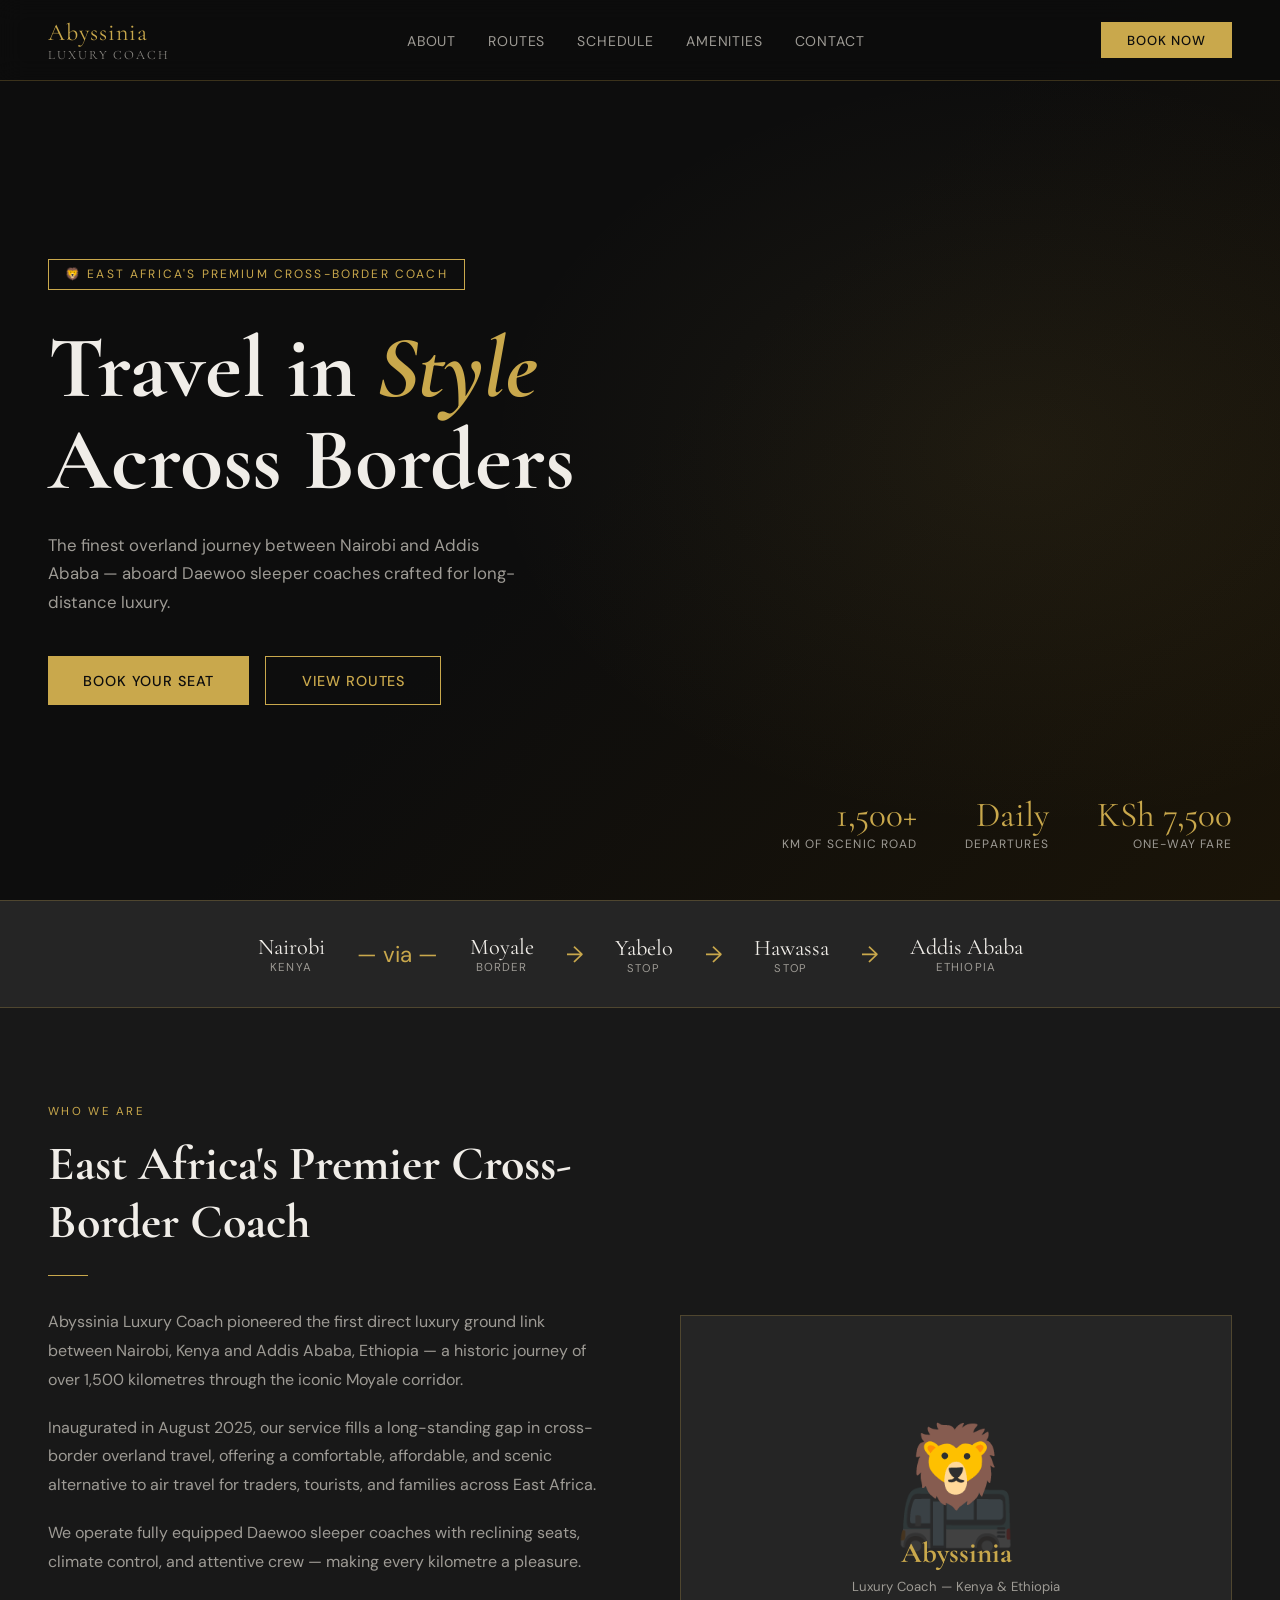
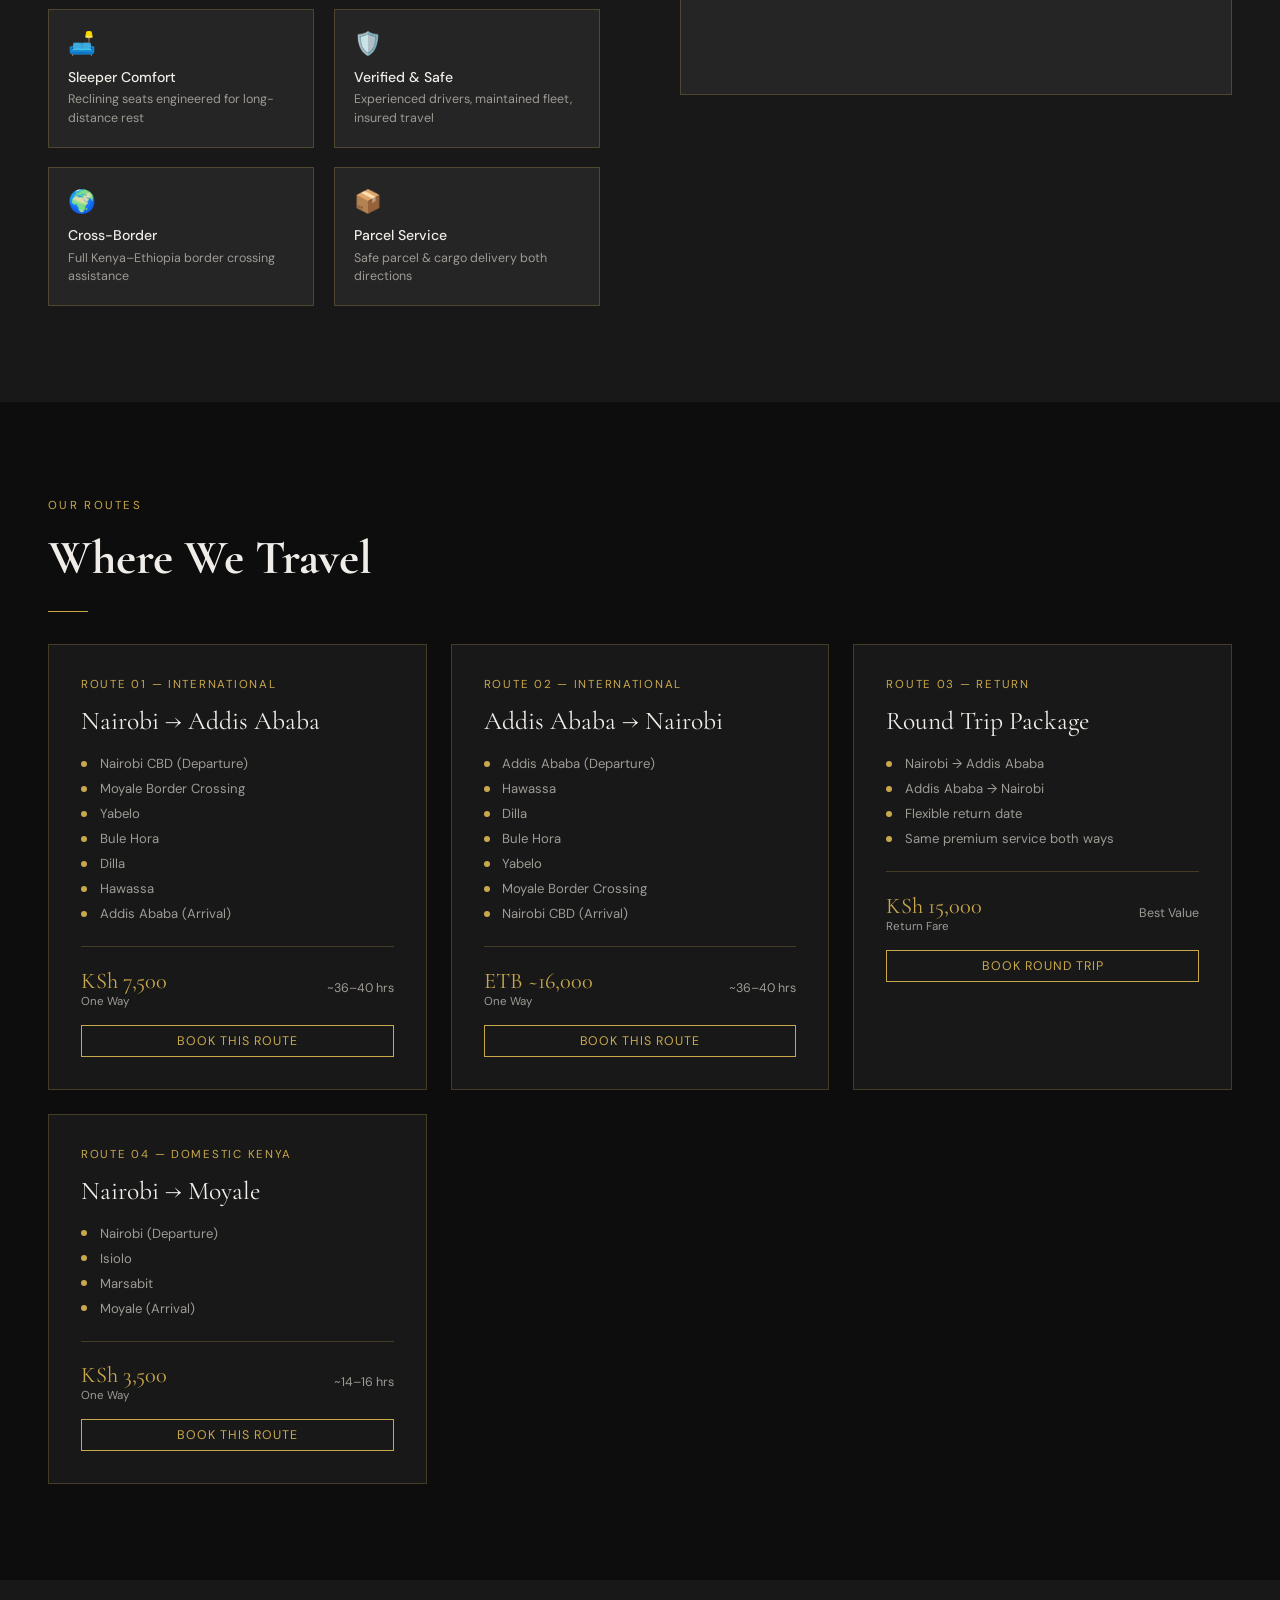
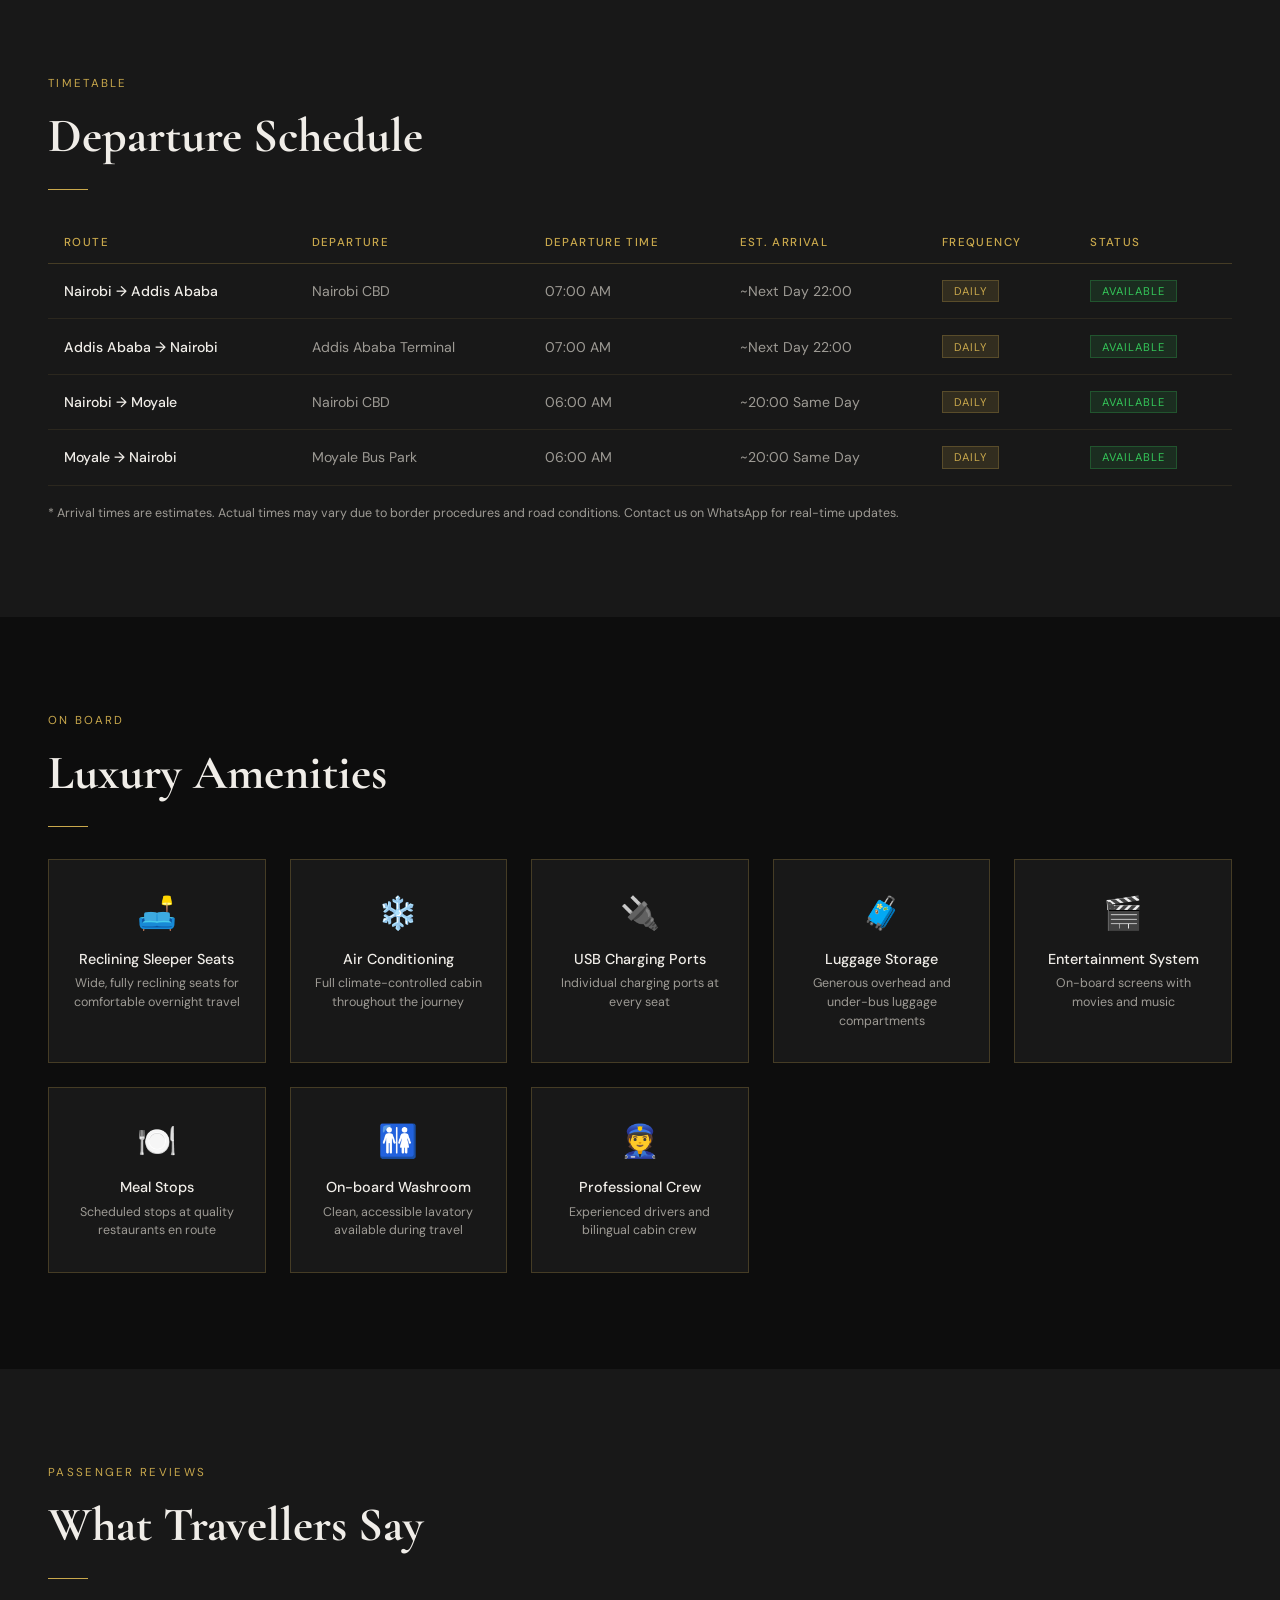
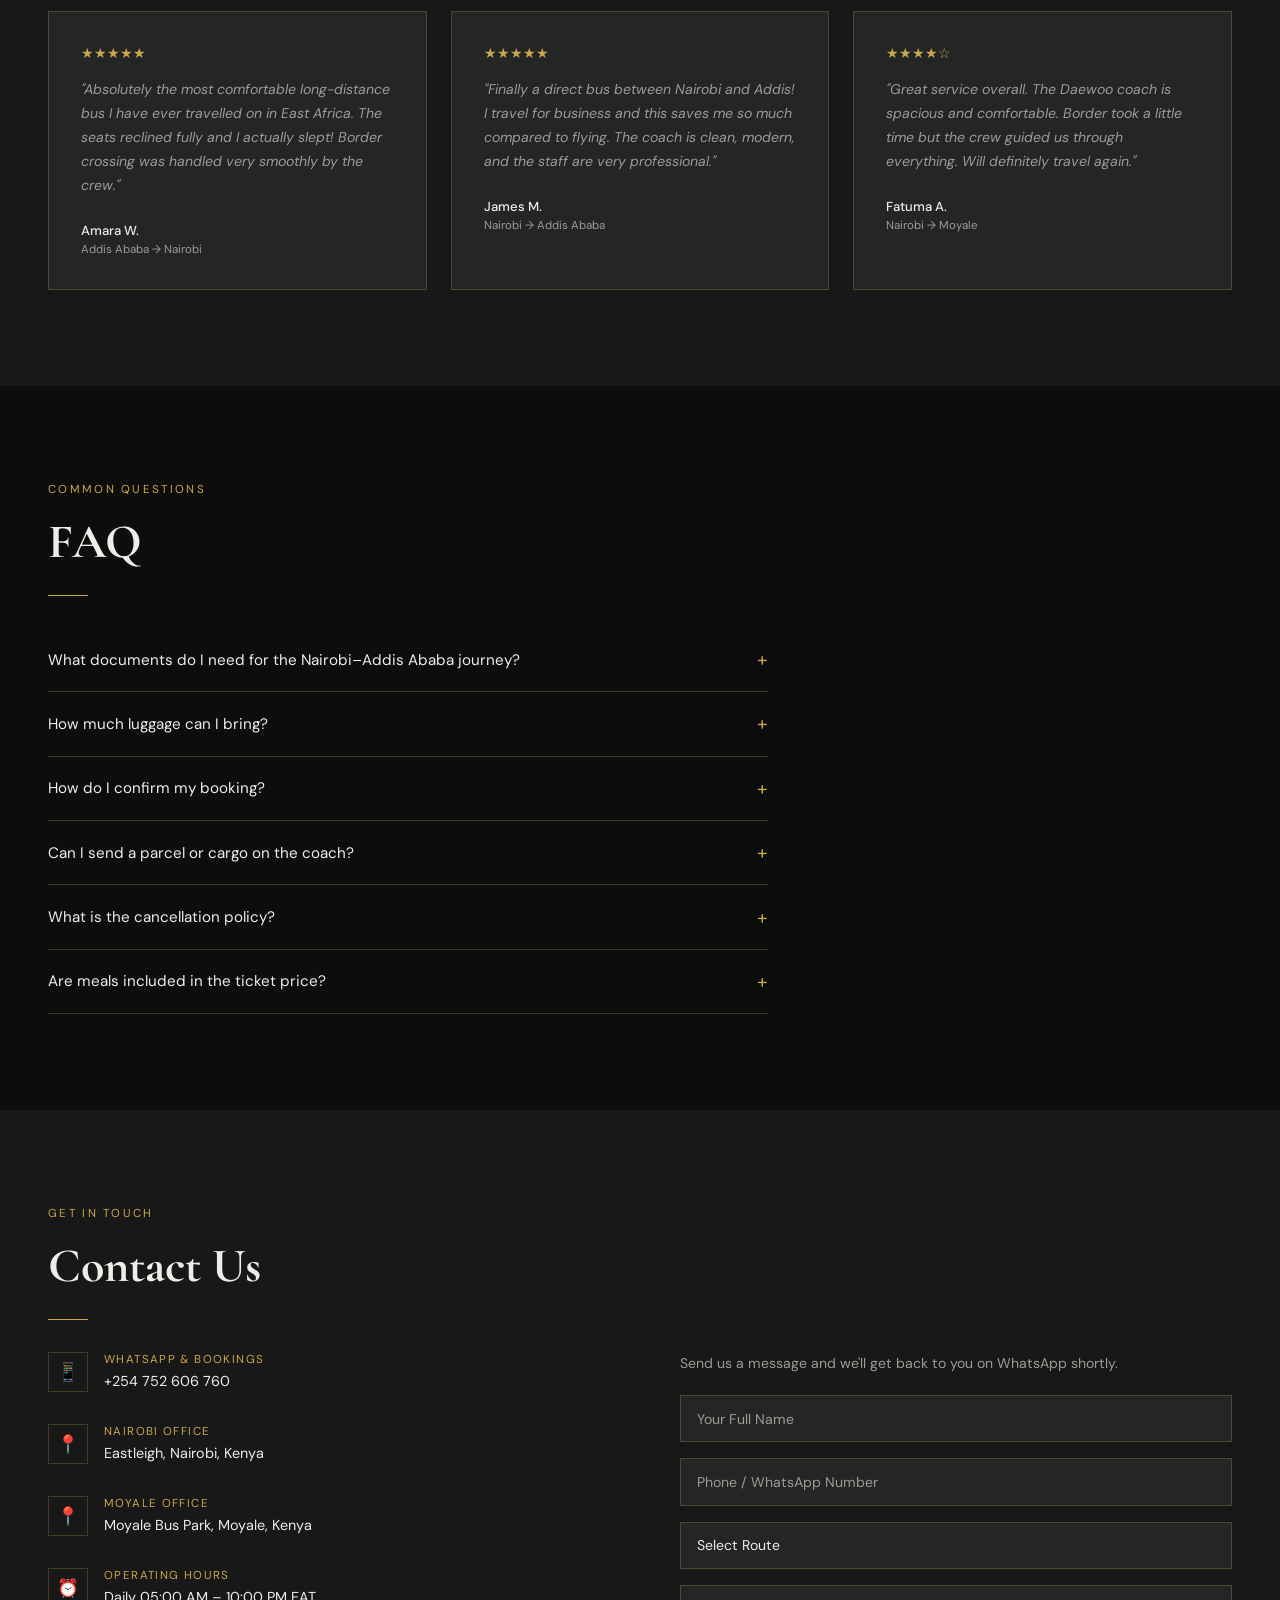
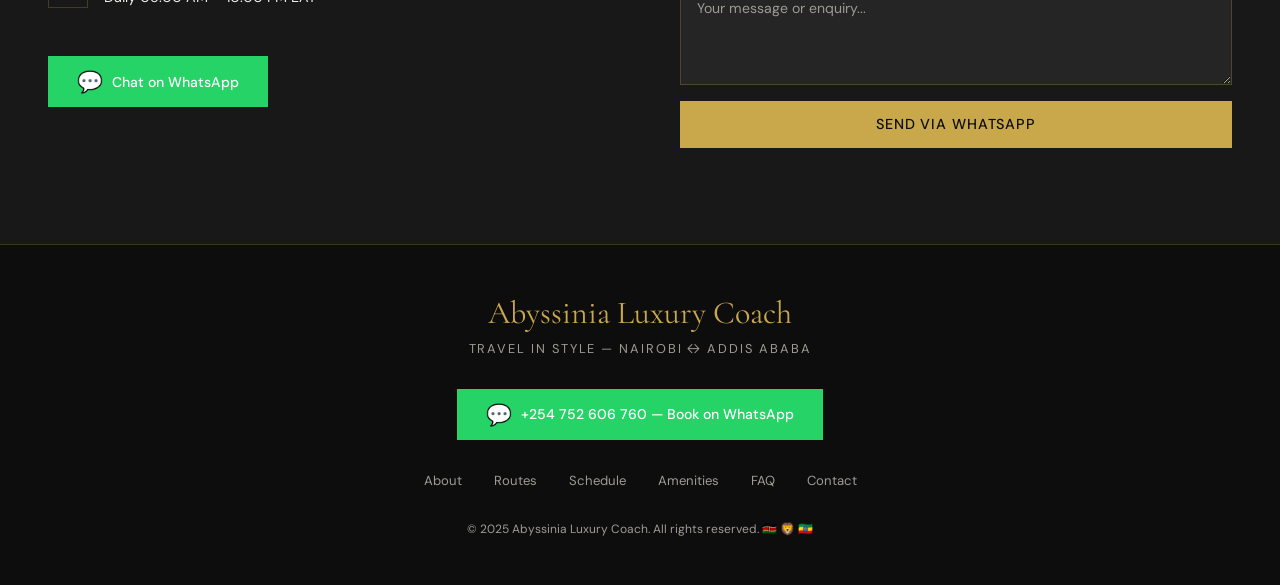
<file: abyssinia-luxury-coach.html>
<!DOCTYPE html>
<html lang="en">
<head>
<meta charset="UTF-8">
<meta name="viewport" content="width=device-width, initial-scale=1.0">
<title>Abyssinia Luxury Coach – Nairobi ↔ Addis Ababa</title>
<link href="https://fonts.googleapis.com/css2?family=Cormorant+Garamond:ital,wght@0,400;0,600;1,400&family=DM+Sans:wght@300;400;500&display=swap" rel="stylesheet">
<style>
  *, *::before, *::after { box-sizing: border-box; margin: 0; padding: 0; }
  :root {
    --gold: #C9A84C;
    --gold-light: #E8D08A;
    --gold-dark: #8B6914;
    --dark: #0D0D0D;
    --dark2: #181818;
    --dark3: #252525;
    --text: #F0EDE8;
    --text-muted: #9E9B95;
    --border: rgba(201,168,76,0.25);
  }
  html { scroll-behavior: smooth; }
  body { font-family: 'DM Sans', sans-serif; background: var(--dark); color: var(--text); overflow-x: hidden; }
  h1,h2,h3 { font-family: 'Cormorant Garamond', serif; }

  /* NAV */
  nav {
    position: fixed; top: 0; width: 100%; z-index: 100;
    display: flex; align-items: center; justify-content: space-between;
    padding: 1.1rem 3rem;
    background: rgba(13,13,13,0.92); backdrop-filter: blur(12px);
    border-bottom: 0.5px solid var(--border);
  }
  .logo { font-family: 'Cormorant Garamond', serif; font-size: 1.5rem; color: var(--gold); letter-spacing: 0.04em; }
  .logo span { font-weight: 300; color: var(--text-muted); font-size: 0.8rem; display: block; letter-spacing: 0.15em; text-transform: uppercase; }
  .nav-links { display: flex; gap: 2rem; list-style: none; }
  .nav-links a { color: var(--text-muted); text-decoration: none; font-size: 0.88rem; letter-spacing: 0.06em; text-transform: uppercase; transition: color 0.2s; }
  .nav-links a:hover { color: var(--gold); }
  .btn-book-nav {
    background: var(--gold); color: var(--dark); border: none; padding: 0.6rem 1.6rem;
    font-family: 'DM Sans', sans-serif; font-size: 0.82rem; font-weight: 500;
    letter-spacing: 0.08em; text-transform: uppercase; cursor: pointer;
    transition: background 0.2s, transform 0.15s;
  }
  .btn-book-nav:hover { background: var(--gold-light); transform: translateY(-1px); }

  /* HERO */
  #hero {
    min-height: 100vh; display: flex; flex-direction: column; justify-content: center; align-items: flex-start;
    padding: 8rem 3rem 4rem;
    background: linear-gradient(135deg, #0D0D0D 50%, #1a1408 100%);
    position: relative; overflow: hidden;
  }
  #hero::before {
    content: ''; position: absolute; inset: 0;
    background: radial-gradient(ellipse 60% 60% at 80% 50%, rgba(201,168,76,0.08) 0%, transparent 70%);
  }
  .hero-badge {
    display: inline-block; border: 0.5px solid var(--gold); color: var(--gold);
    font-size: 0.75rem; letter-spacing: 0.18em; text-transform: uppercase;
    padding: 0.4rem 1rem; margin-bottom: 2rem;
  }
  #hero h1 { font-size: clamp(3rem, 7vw, 5.5rem); line-height: 1.05; max-width: 700px; margin-bottom: 1.5rem; }
  #hero h1 em { color: var(--gold); font-style: italic; }
  .hero-sub { color: var(--text-muted); font-size: 1.05rem; max-width: 480px; line-height: 1.7; margin-bottom: 2.5rem; }
  .hero-cta { display: flex; gap: 1rem; flex-wrap: wrap; }
  .btn-primary {
    background: var(--gold); color: var(--dark); border: none;
    padding: 0.9rem 2.2rem; font-family: 'DM Sans', sans-serif;
    font-size: 0.9rem; font-weight: 500; letter-spacing: 0.06em; text-transform: uppercase;
    cursor: pointer; transition: all 0.2s;
  }
  .btn-primary:hover { background: var(--gold-light); transform: translateY(-2px); }
  .btn-outline {
    background: transparent; color: var(--gold); border: 1px solid var(--gold);
    padding: 0.9rem 2.2rem; font-family: 'DM Sans', sans-serif;
    font-size: 0.9rem; font-weight: 500; letter-spacing: 0.06em; text-transform: uppercase;
    cursor: pointer; transition: all 0.2s; text-decoration: none; display: inline-flex; align-items: center;
  }
  .btn-outline:hover { background: rgba(201,168,76,0.1); }
  .hero-stats { position: absolute; bottom: 3rem; right: 3rem; display: flex; gap: 3rem; }
  .stat-item { text-align: right; }
  .stat-num { font-family: 'Cormorant Garamond', serif; font-size: 2.2rem; color: var(--gold); }
  .stat-label { font-size: 0.75rem; color: var(--text-muted); letter-spacing: 0.1em; text-transform: uppercase; }

  /* ROUTE BAND */
  #route-band {
    background: var(--dark3); border-top: 1px solid var(--border); border-bottom: 1px solid var(--border);
    padding: 2rem 3rem; display: flex; align-items: center; justify-content: center; gap: 2rem; flex-wrap: wrap;
  }
  .route-stop { text-align: center; }
  .route-stop .city { font-family: 'Cormorant Garamond', serif; font-size: 1.4rem; color: var(--text); }
  .route-stop .country { font-size: 0.72rem; color: var(--text-muted); letter-spacing: 0.1em; text-transform: uppercase; }
  .route-arrow { color: var(--gold); font-size: 1.4rem; display: flex; align-items: center; gap: 0.4rem; }
  .via-tag { font-size: 0.7rem; color: var(--text-muted); text-transform: uppercase; letter-spacing: 0.12em; }

  /* SECTION BASE */
  section { padding: 6rem 3rem; }
  .section-label { font-size: 0.72rem; letter-spacing: 0.2em; text-transform: uppercase; color: var(--gold); margin-bottom: 1rem; }
  .section-title { font-family: 'Cormorant Garamond', serif; font-size: clamp(2rem, 4vw, 3rem); margin-bottom: 1.5rem; }
  .divider { width: 40px; height: 1px; background: var(--gold); margin-bottom: 2rem; }

  /* ABOUT */
  #about { background: var(--dark2); }
  .about-grid { display: grid; grid-template-columns: 1fr 1fr; gap: 5rem; align-items: center; }
  .about-text p { color: var(--text-muted); line-height: 1.8; margin-bottom: 1.2rem; }
  .about-features { display: grid; grid-template-columns: 1fr 1fr; gap: 1.2rem; margin-top: 2rem; }
  .feature-card {
    background: var(--dark3); border: 0.5px solid var(--border);
    padding: 1.2rem; transition: border-color 0.2s;
  }
  .feature-card:hover { border-color: var(--gold); }
  .feature-icon { font-size: 1.4rem; margin-bottom: 0.6rem; }
  .feature-title { font-size: 0.88rem; font-weight: 500; margin-bottom: 0.3rem; }
  .feature-desc { font-size: 0.78rem; color: var(--text-muted); line-height: 1.5; }
  .about-visual {
    position: relative; background: var(--dark3);
    border: 0.5px solid var(--border); padding: 3rem;
    display: flex; flex-direction: column; justify-content: center; align-items: center;
    min-height: 380px;
  }
  .coach-graphic {
    font-family: 'Cormorant Garamond', serif; font-size: 6rem; color: var(--gold); opacity: 0.15;
    position: absolute; top: 50%; left: 50%; transform: translate(-50%, -50%);
  }
  .about-visual-content { position: relative; z-index: 1; text-align: center; }
  .big-lion { font-size: 5rem; display: block; margin-bottom: 1rem; }
  .about-visual h3 { font-family: 'Cormorant Garamond', serif; font-size: 1.8rem; color: var(--gold); }
  .about-visual p { font-size: 0.82rem; color: var(--text-muted); margin-top: 0.5rem; }

  /* ROUTES */
  #routes { background: var(--dark); }
  .routes-grid { display: grid; grid-template-columns: repeat(auto-fit, minmax(280px, 1fr)); gap: 1.5rem; }
  .route-card {
    background: var(--dark2); border: 0.5px solid var(--border);
    padding: 2rem; cursor: pointer; transition: all 0.2s; position: relative; overflow: hidden;
  }
  .route-card::before {
    content: ''; position: absolute; top: 0; left: 0; right: 0; height: 2px;
    background: var(--gold); transform: scaleX(0); transform-origin: left; transition: transform 0.3s;
  }
  .route-card:hover { border-color: var(--gold); transform: translateY(-3px); }
  .route-card:hover::before { transform: scaleX(1); }
  .route-card-route { font-size: 0.72rem; letter-spacing: 0.15em; text-transform: uppercase; color: var(--gold); margin-bottom: 0.8rem; }
  .route-card-name { font-family: 'Cormorant Garamond', serif; font-size: 1.6rem; margin-bottom: 1.2rem; }
  .route-card-stops { display: flex; flex-direction: column; gap: 0.5rem; margin-bottom: 1.5rem; }
  .stop-item { display: flex; align-items: center; gap: 0.8rem; font-size: 0.82rem; color: var(--text-muted); }
  .stop-dot { width: 6px; height: 6px; border-radius: 50%; background: var(--gold); flex-shrink: 0; }
  .route-card-footer { display: flex; justify-content: space-between; align-items: center; padding-top: 1.2rem; border-top: 0.5px solid var(--border); }
  .route-price { font-family: 'Cormorant Garamond', serif; font-size: 1.4rem; color: var(--gold); }
  .route-price span { font-family: 'DM Sans', sans-serif; font-size: 0.72rem; color: var(--text-muted); display: block; }
  .route-duration { font-size: 0.78rem; color: var(--text-muted); }
  .route-book-btn {
    background: transparent; border: 1px solid var(--gold); color: var(--gold);
    padding: 0.45rem 1rem; font-size: 0.78rem; letter-spacing: 0.08em;
    text-transform: uppercase; cursor: pointer; transition: all 0.2s; font-family: 'DM Sans', sans-serif;
    margin-top: 1rem; width: 100%;
  }
  .route-book-btn:hover { background: var(--gold); color: var(--dark); }

  /* SCHEDULE */
  #schedule { background: var(--dark2); }
  .schedule-table { width: 100%; border-collapse: collapse; }
  .schedule-table th {
    text-align: left; padding: 0.8rem 1rem; font-size: 0.72rem;
    letter-spacing: 0.12em; text-transform: uppercase; color: var(--gold);
    border-bottom: 1px solid var(--border); font-weight: 500;
  }
  .schedule-table td { padding: 1rem; font-size: 0.88rem; border-bottom: 0.5px solid rgba(201,168,76,0.1); color: var(--text-muted); }
  .schedule-table tr:hover td { background: rgba(201,168,76,0.04); }
  .schedule-table td:first-child { color: var(--text); font-weight: 500; }
  .badge { display: inline-block; padding: 0.2rem 0.7rem; font-size: 0.7rem; letter-spacing: 0.08em; text-transform: uppercase; }
  .badge-gold { background: rgba(201,168,76,0.15); color: var(--gold); border: 0.5px solid var(--border); }
  .badge-green { background: rgba(52,199,89,0.12); color: #34C759; border: 0.5px solid rgba(52,199,89,0.25); }

  /* AMENITIES */
  #amenities { background: var(--dark); }
  .amenities-grid { display: grid; grid-template-columns: repeat(auto-fit, minmax(200px, 1fr)); gap: 1.5rem; }
  .amenity-card {
    background: var(--dark2); border: 0.5px solid var(--border);
    padding: 2rem 1.5rem; text-align: center; transition: all 0.2s;
  }
  .amenity-card:hover { border-color: var(--gold); background: rgba(201,168,76,0.04); }
  .amenity-icon { font-size: 2rem; margin-bottom: 1rem; display: block; }
  .amenity-name { font-size: 0.9rem; font-weight: 500; margin-bottom: 0.4rem; }
  .amenity-desc { font-size: 0.78rem; color: var(--text-muted); line-height: 1.5; }

  /* TESTIMONIALS */
  #testimonials { background: var(--dark2); }
  .testimonials-grid { display: grid; grid-template-columns: repeat(auto-fit, minmax(280px, 1fr)); gap: 1.5rem; }
  .testimonial-card {
    background: var(--dark3); border: 0.5px solid var(--border); padding: 2rem;
  }
  .stars { color: var(--gold); font-size: 0.9rem; margin-bottom: 1rem; }
  .testimonial-text { color: var(--text-muted); font-size: 0.88rem; line-height: 1.7; margin-bottom: 1.5rem; font-style: italic; }
  .testimonial-author { font-size: 0.82rem; font-weight: 500; }
  .testimonial-route { font-size: 0.72rem; color: var(--text-muted); margin-top: 0.2rem; }

  /* FAQ */
  #faq { background: var(--dark); }
  .faq-list { max-width: 720px; }
  .faq-item { border-bottom: 0.5px solid var(--border); }
  .faq-q {
    width: 100%; background: none; border: none; color: var(--text);
    padding: 1.2rem 0; font-size: 0.95rem; font-family: 'DM Sans', sans-serif;
    text-align: left; cursor: pointer; display: flex; justify-content: space-between; align-items: center;
    font-weight: 400;
  }
  .faq-q:hover { color: var(--gold); }
  .faq-icon { color: var(--gold); font-size: 1.2rem; transition: transform 0.25s; flex-shrink: 0; }
  .faq-a { max-height: 0; overflow: hidden; transition: max-height 0.3s ease; }
  .faq-a-inner { color: var(--text-muted); font-size: 0.88rem; line-height: 1.7; padding-bottom: 1.2rem; }
  .faq-item.open .faq-icon { transform: rotate(45deg); }
  .faq-item.open .faq-a { max-height: 200px; }

  /* CONTACT */
  #contact { background: var(--dark2); }
  .contact-grid { display: grid; grid-template-columns: 1fr 1fr; gap: 5rem; }
  .contact-info { }
  .contact-item { display: flex; align-items: flex-start; gap: 1rem; margin-bottom: 2rem; }
  .contact-icon { width: 40px; height: 40px; border: 0.5px solid var(--border); display: flex; align-items: center; justify-content: center; font-size: 1.1rem; flex-shrink: 0; }
  .contact-label { font-size: 0.72rem; letter-spacing: 0.12em; text-transform: uppercase; color: var(--gold); margin-bottom: 0.3rem; }
  .contact-value { font-size: 0.9rem; }
  .contact-value a { color: var(--text); text-decoration: none; }
  .contact-value a:hover { color: var(--gold); }
  .contact-form { display: flex; flex-direction: column; gap: 1rem; }
  .form-input, .form-select, .form-textarea {
    background: var(--dark3); border: 0.5px solid var(--border);
    color: var(--text); padding: 0.85rem 1rem; font-family: 'DM Sans', sans-serif;
    font-size: 0.88rem; width: 100%; outline: none; transition: border-color 0.2s;
  }
  .form-input:focus, .form-select:focus, .form-textarea:focus { border-color: var(--gold); }
  .form-select { appearance: none; cursor: pointer; }
  .form-textarea { resize: vertical; min-height: 100px; }
  .form-input::placeholder, .form-textarea::placeholder { color: var(--text-muted); }

  /* FOOTER */
  footer {
    background: var(--dark); border-top: 1px solid var(--border);
    padding: 3rem; text-align: center;
  }
  .footer-logo { font-family: 'Cormorant Garamond', serif; font-size: 2rem; color: var(--gold); margin-bottom: 0.5rem; }
  .footer-tagline { font-size: 0.8rem; color: var(--text-muted); letter-spacing: 0.15em; text-transform: uppercase; margin-bottom: 2rem; }
  .footer-links { display: flex; justify-content: center; gap: 2rem; flex-wrap: wrap; margin-bottom: 2rem; }
  .footer-links a { color: var(--text-muted); text-decoration: none; font-size: 0.82rem; transition: color 0.2s; }
  .footer-links a:hover { color: var(--gold); }
  .footer-copy { font-size: 0.75rem; color: var(--text-muted); }
  .footer-wa {
    display: inline-flex; align-items: center; gap: 0.6rem;
    background: #25D366; color: #fff; padding: 0.75rem 1.8rem;
    font-size: 0.88rem; font-weight: 500; cursor: pointer; border: none;
    text-decoration: none; margin-bottom: 2rem; transition: opacity 0.2s;
  }
  .footer-wa:hover { opacity: 0.88; }

  /* BOOKING MODAL */
  .modal-overlay {
    display: none; position: fixed; inset: 0; background: rgba(0,0,0,0.85);
    z-index: 1000; overflow-y: auto; padding: 2rem 1rem;
  }
  .modal-overlay.active { display: flex; align-items: flex-start; justify-content: center; }
  .modal {
    background: var(--dark2); border: 0.5px solid var(--border);
    width: 100%; max-width: 720px; position: relative;
    animation: modalIn 0.3s ease;
  }
  @keyframes modalIn { from { opacity: 0; transform: translateY(20px); } to { opacity: 1; transform: translateY(0); } }
  .modal-header {
    padding: 1.5rem 2rem; border-bottom: 0.5px solid var(--border);
    display: flex; justify-content: space-between; align-items: center;
  }
  .modal-header h2 { font-family: 'Cormorant Garamond', serif; font-size: 1.6rem; color: var(--gold); }
  .modal-close {
    background: none; border: none; color: var(--text-muted); font-size: 1.5rem;
    cursor: pointer; line-height: 1; padding: 0; transition: color 0.2s;
  }
  .modal-close:hover { color: var(--gold); }
  .modal-body { padding: 2rem; }
  .step-indicator { display: flex; gap: 0; margin-bottom: 2rem; }
  .step {
    flex: 1; text-align: center; padding: 0.8rem; font-size: 0.72rem;
    letter-spacing: 0.1em; text-transform: uppercase;
    border-bottom: 2px solid var(--border); color: var(--text-muted);
    transition: all 0.2s; cursor: default;
  }
  .step.active { border-bottom-color: var(--gold); color: var(--gold); }
  .step.done { border-bottom-color: #34C759; color: #34C759; }

  /* STEP 1 – Route & Date */
  .booking-form-grid { display: grid; grid-template-columns: 1fr 1fr; gap: 1rem; }
  .form-group { display: flex; flex-direction: column; gap: 0.4rem; }
  .form-label { font-size: 0.72rem; letter-spacing: 0.1em; text-transform: uppercase; color: var(--gold); }
  .modal .form-input, .modal .form-select { width: 100%; }

  /* STEP 2 – Seat Selection */
  .seat-legend { display: flex; gap: 1.5rem; margin-bottom: 1.5rem; flex-wrap: wrap; }
  .legend-item { display: flex; align-items: center; gap: 0.5rem; font-size: 0.78rem; color: var(--text-muted); }
  .legend-dot { width: 16px; height: 16px; border-radius: 3px; }
  .seat-map-wrapper { overflow-x: auto; }
  .seat-map { width: 100%; max-width: 560px; margin: 0 auto; }
  .bus-front {
    text-align: center; font-size: 0.7rem; letter-spacing: 0.12em; text-transform: uppercase;
    color: var(--text-muted); padding: 0.6rem; border-top: 2px solid var(--border);
    border-left: 2px solid var(--border); border-right: 2px solid var(--border);
    margin-bottom: 0;
  }
  .bus-body {
    border: 2px solid var(--border); padding: 1rem;
    display: flex; flex-direction: column; gap: 0.5rem;
  }
  .seat-row { display: flex; gap: 0.4rem; align-items: center; justify-content: center; }
  .seat-gap { width: 24px; flex-shrink: 0; }
  .seat {
    width: 36px; height: 36px; border: 1px solid; cursor: pointer;
    display: flex; align-items: center; justify-content: center;
    font-size: 0.62rem; font-weight: 500; transition: all 0.15s;
    user-select: none; flex-shrink: 0;
  }
  .seat.available { background: rgba(201,168,76,0.08); border-color: var(--border); color: var(--text-muted); }
  .seat.available:hover { background: rgba(201,168,76,0.2); border-color: var(--gold); color: var(--gold); }
  .seat.selected { background: var(--gold); border-color: var(--gold); color: var(--dark); font-weight: 700; }
  .seat.taken { background: var(--dark3); border-color: rgba(255,255,255,0.08); color: rgba(255,255,255,0.15); cursor: not-allowed; }
  .seat.driver { background: var(--dark3); border-color: var(--border); color: var(--text-muted); cursor: not-allowed; font-size: 0.55rem; text-align: center; line-height: 1.2; }
  .seat-selection-info { margin-top: 1rem; padding: 0.8rem 1rem; background: rgba(201,168,76,0.06); border: 0.5px solid var(--border); font-size: 0.82rem; color: var(--text-muted); }
  .seat-selection-info span { color: var(--gold); font-weight: 500; }

  /* STEP 3 – Passenger Details */
  .passengers-form { display: flex; flex-direction: column; gap: 1.5rem; }
  .passenger-block {
    background: var(--dark3); border: 0.5px solid var(--border); padding: 1.2rem;
  }
  .passenger-block-title { font-size: 0.78rem; letter-spacing: 0.1em; text-transform: uppercase; color: var(--gold); margin-bottom: 1rem; }
  .passenger-fields { display: grid; grid-template-columns: 1fr 1fr; gap: 0.8rem; }

  /* STEP 4 – Confirm */
  .confirm-summary { background: var(--dark3); border: 0.5px solid var(--border); padding: 1.5rem; margin-bottom: 1.5rem; }
  .confirm-row { display: flex; justify-content: space-between; align-items: center; padding: 0.6rem 0; border-bottom: 0.5px solid rgba(201,168,76,0.1); }
  .confirm-row:last-child { border-bottom: none; }
  .confirm-label { font-size: 0.78rem; color: var(--text-muted); }
  .confirm-val { font-size: 0.9rem; font-weight: 500; }
  .confirm-total { font-family: 'Cormorant Garamond', serif; font-size: 1.4rem; color: var(--gold); }
  .wa-confirm-btn {
    width: 100%; background: #25D366; color: #fff; border: none;
    padding: 1rem; font-size: 1rem; font-family: 'DM Sans', sans-serif;
    font-weight: 500; cursor: pointer; display: flex; align-items: center;
    justify-content: center; gap: 0.8rem; transition: opacity 0.2s;
  }
  .wa-confirm-btn:hover { opacity: 0.88; }
  .wa-icon { font-size: 1.3rem; }

  /* MODAL NAV */
  .modal-footer { padding: 1.2rem 2rem; border-top: 0.5px solid var(--border); display: flex; justify-content: space-between; }
  .btn-modal-next {
    background: var(--gold); color: var(--dark); border: none;
    padding: 0.7rem 1.8rem; font-family: 'DM Sans', sans-serif;
    font-size: 0.88rem; font-weight: 500; cursor: pointer; transition: all 0.2s;
  }
  .btn-modal-next:hover { background: var(--gold-light); }
  .btn-modal-back {
    background: transparent; color: var(--text-muted); border: 0.5px solid var(--border);
    padding: 0.7rem 1.8rem; font-family: 'DM Sans', sans-serif;
    font-size: 0.88rem; cursor: pointer; transition: all 0.2s;
  }
  .btn-modal-back:hover { border-color: var(--gold); color: var(--gold); }
  .hidden { display: none !important; }

  @media (max-width: 768px) {
    nav { padding: 1rem 1.5rem; }
    .nav-links { display: none; }
    section { padding: 4rem 1.5rem; }
    #hero { padding: 7rem 1.5rem 5rem; }
    .hero-stats { position: static; margin-top: 3rem; justify-content: flex-start; }
    .about-grid, .contact-grid { grid-template-columns: 1fr; gap: 2.5rem; }
    .booking-form-grid { grid-template-columns: 1fr; }
    .passenger-fields { grid-template-columns: 1fr; }
    #route-band { padding: 1.5rem; }
    .modal-body { padding: 1.2rem; }
  }
</style>
</head>
<body>

<!-- NAV -->
<nav>
  <div class="logo">Abyssinia<span>Luxury Coach</span></div>
  <ul class="nav-links">
    <li><a href="#about">About</a></li>
    <li><a href="#routes">Routes</a></li>
    <li><a href="#schedule">Schedule</a></li>
    <li><a href="#amenities">Amenities</a></li>
    <li><a href="#contact">Contact</a></li>
  </ul>
  <button class="btn-book-nav" onclick="openModal()">Book Now</button>
</nav>

<!-- HERO -->
<section id="hero">
  <div class="hero-badge">🦁 East Africa's Premium Cross-Border Coach</div>
  <h1>Travel in <em>Style</em><br>Across Borders</h1>
  <p class="hero-sub">The finest overland journey between Nairobi and Addis Ababa — aboard Daewoo sleeper coaches crafted for long-distance luxury.</p>
  <div class="hero-cta">
    <button class="btn-primary" onclick="openModal()">Book Your Seat</button>
    <a href="#routes" class="btn-outline">View Routes</a>
  </div>
  <div class="hero-stats">
    <div class="stat-item">
      <div class="stat-num">1,500+</div>
      <div class="stat-label">KM of Scenic Road</div>
    </div>
    <div class="stat-item">
      <div class="stat-num">Daily</div>
      <div class="stat-label">Departures</div>
    </div>
    <div class="stat-item">
      <div class="stat-num">KSh 7,500</div>
      <div class="stat-label">One-Way Fare</div>
    </div>
  </div>
</section>

<!-- ROUTE BAND -->
<div id="route-band">
  <div class="route-stop"><div class="city">Nairobi</div><div class="country">Kenya</div></div>
  <div class="route-arrow">— via —</div>
  <div class="route-stop"><div class="city">Moyale</div><div class="country">Border</div></div>
  <div class="route-arrow">→</div>
  <div class="route-stop"><div class="city">Yabelo</div><div class="via-tag">Stop</div></div>
  <div class="route-arrow">→</div>
  <div class="route-stop"><div class="city">Hawassa</div><div class="via-tag">Stop</div></div>
  <div class="route-arrow">→</div>
  <div class="route-stop"><div class="city">Addis Ababa</div><div class="country">Ethiopia</div></div>
</div>

<!-- ABOUT -->
<section id="about">
  <div class="about-grid">
    <div class="about-text">
      <div class="section-label">Who We Are</div>
      <h2 class="section-title">East Africa's Premier Cross-Border Coach</h2>
      <div class="divider"></div>
      <p>Abyssinia Luxury Coach pioneered the first direct luxury ground link between Nairobi, Kenya and Addis Ababa, Ethiopia — a historic journey of over 1,500 kilometres through the iconic Moyale corridor.</p>
      <p>Inaugurated in August 2025, our service fills a long-standing gap in cross-border overland travel, offering a comfortable, affordable, and scenic alternative to air travel for traders, tourists, and families across East Africa.</p>
      <p>We operate fully equipped Daewoo sleeper coaches with reclining seats, climate control, and attentive crew — making every kilometre a pleasure.</p>
      <div class="about-features">
        <div class="feature-card">
          <div class="feature-icon">🛋️</div>
          <div class="feature-title">Sleeper Comfort</div>
          <div class="feature-desc">Reclining seats engineered for long-distance rest</div>
        </div>
        <div class="feature-card">
          <div class="feature-icon">🛡️</div>
          <div class="feature-title">Verified & Safe</div>
          <div class="feature-desc">Experienced drivers, maintained fleet, insured travel</div>
        </div>
        <div class="feature-card">
          <div class="feature-icon">🌍</div>
          <div class="feature-title">Cross-Border</div>
          <div class="feature-desc">Full Kenya–Ethiopia border crossing assistance</div>
        </div>
        <div class="feature-card">
          <div class="feature-icon">📦</div>
          <div class="feature-title">Parcel Service</div>
          <div class="feature-desc">Safe parcel & cargo delivery both directions</div>
        </div>
      </div>
    </div>
    <div class="about-visual">
      <div class="coach-graphic">🚌</div>
      <div class="about-visual-content">
        <span class="big-lion">🦁</span>
        <h3>Abyssinia</h3>
        <p>Luxury Coach — Kenya & Ethiopia</p>
      </div>
    </div>
  </div>
</section>

<!-- ROUTES -->
<section id="routes">
  <div class="section-label">Our Routes</div>
  <h2 class="section-title">Where We Travel</h2>
  <div class="divider"></div>
  <div class="routes-grid">
    <div class="route-card">
      <div class="route-card-route">Route 01 — International</div>
      <div class="route-card-name">Nairobi → Addis Ababa</div>
      <div class="route-card-stops">
        <div class="stop-item"><div class="stop-dot"></div>Nairobi CBD (Departure)</div>
        <div class="stop-item"><div class="stop-dot"></div>Moyale Border Crossing</div>
        <div class="stop-item"><div class="stop-dot"></div>Yabelo</div>
        <div class="stop-item"><div class="stop-dot"></div>Bule Hora</div>
        <div class="stop-item"><div class="stop-dot"></div>Dilla</div>
        <div class="stop-item"><div class="stop-dot"></div>Hawassa</div>
        <div class="stop-item"><div class="stop-dot"></div>Addis Ababa (Arrival)</div>
      </div>
      <div class="route-card-footer">
        <div class="route-price">KSh 7,500 <span>One Way</span></div>
        <div class="route-duration">~36–40 hrs</div>
      </div>
      <button class="route-book-btn" onclick="openModal('Nairobi → Addis Ababa')">Book This Route</button>
    </div>
    <div class="route-card">
      <div class="route-card-route">Route 02 — International</div>
      <div class="route-card-name">Addis Ababa → Nairobi</div>
      <div class="route-card-stops">
        <div class="stop-item"><div class="stop-dot"></div>Addis Ababa (Departure)</div>
        <div class="stop-item"><div class="stop-dot"></div>Hawassa</div>
        <div class="stop-item"><div class="stop-dot"></div>Dilla</div>
        <div class="stop-item"><div class="stop-dot"></div>Bule Hora</div>
        <div class="stop-item"><div class="stop-dot"></div>Yabelo</div>
        <div class="stop-item"><div class="stop-dot"></div>Moyale Border Crossing</div>
        <div class="stop-item"><div class="stop-dot"></div>Nairobi CBD (Arrival)</div>
      </div>
      <div class="route-card-footer">
        <div class="route-price">ETB ~16,000 <span>One Way</span></div>
        <div class="route-duration">~36–40 hrs</div>
      </div>
      <button class="route-book-btn" onclick="openModal('Addis Ababa → Nairobi')">Book This Route</button>
    </div>
    <div class="route-card">
      <div class="route-card-route">Route 03 — Return</div>
      <div class="route-card-name">Round Trip Package</div>
      <div class="route-card-stops">
        <div class="stop-item"><div class="stop-dot"></div>Nairobi → Addis Ababa</div>
        <div class="stop-item"><div class="stop-dot"></div>Addis Ababa → Nairobi</div>
        <div class="stop-item"><div class="stop-dot"></div>Flexible return date</div>
        <div class="stop-item"><div class="stop-dot"></div>Same premium service both ways</div>
      </div>
      <div class="route-card-footer">
        <div class="route-price">KSh 15,000 <span>Return Fare</span></div>
        <div class="route-duration">Best Value</div>
      </div>
      <button class="route-book-btn" onclick="openModal('Round Trip – Nairobi ↔ Addis Ababa')">Book Round Trip</button>
    </div>
    <div class="route-card">
      <div class="route-card-route">Route 04 — Domestic Kenya</div>
      <div class="route-card-name">Nairobi → Moyale</div>
      <div class="route-card-stops">
        <div class="stop-item"><div class="stop-dot"></div>Nairobi (Departure)</div>
        <div class="stop-item"><div class="stop-dot"></div>Isiolo</div>
        <div class="stop-item"><div class="stop-dot"></div>Marsabit</div>
        <div class="stop-item"><div class="stop-dot"></div>Moyale (Arrival)</div>
      </div>
      <div class="route-card-footer">
        <div class="route-price">KSh 3,500 <span>One Way</span></div>
        <div class="route-duration">~14–16 hrs</div>
      </div>
      <button class="route-book-btn" onclick="openModal('Nairobi → Moyale')">Book This Route</button>
    </div>
  </div>
</section>

<!-- SCHEDULE -->
<section id="schedule">
  <div class="section-label">Timetable</div>
  <h2 class="section-title">Departure Schedule</h2>
  <div class="divider"></div>
  <table class="schedule-table">
    <thead>
      <tr>
        <th>Route</th>
        <th>Departure</th>
        <th>Departure Time</th>
        <th>Est. Arrival</th>
        <th>Frequency</th>
        <th>Status</th>
      </tr>
    </thead>
    <tbody>
      <tr>
        <td>Nairobi → Addis Ababa</td>
        <td>Nairobi CBD</td>
        <td>07:00 AM</td>
        <td>~Next Day 22:00</td>
        <td><span class="badge badge-gold">Daily</span></td>
        <td><span class="badge badge-green">Available</span></td>
      </tr>
      <tr>
        <td>Addis Ababa → Nairobi</td>
        <td>Addis Ababa Terminal</td>
        <td>07:00 AM</td>
        <td>~Next Day 22:00</td>
        <td><span class="badge badge-gold">Daily</span></td>
        <td><span class="badge badge-green">Available</span></td>
      </tr>
      <tr>
        <td>Nairobi → Moyale</td>
        <td>Nairobi CBD</td>
        <td>06:00 AM</td>
        <td>~20:00 Same Day</td>
        <td><span class="badge badge-gold">Daily</span></td>
        <td><span class="badge badge-green">Available</span></td>
      </tr>
      <tr>
        <td>Moyale → Nairobi</td>
        <td>Moyale Bus Park</td>
        <td>06:00 AM</td>
        <td>~20:00 Same Day</td>
        <td><span class="badge badge-gold">Daily</span></td>
        <td><span class="badge badge-green">Available</span></td>
      </tr>
    </tbody>
  </table>
  <p style="margin-top:1.2rem; font-size:0.78rem; color:var(--text-muted);">* Arrival times are estimates. Actual times may vary due to border procedures and road conditions. Contact us on WhatsApp for real-time updates.</p>
</section>

<!-- AMENITIES -->
<section id="amenities">
  <div class="section-label">On Board</div>
  <h2 class="section-title">Luxury Amenities</h2>
  <div class="divider"></div>
  <div class="amenities-grid">
    <div class="amenity-card">
      <span class="amenity-icon">🛋️</span>
      <div class="amenity-name">Reclining Sleeper Seats</div>
      <div class="amenity-desc">Wide, fully reclining seats for comfortable overnight travel</div>
    </div>
    <div class="amenity-card">
      <span class="amenity-icon">❄️</span>
      <div class="amenity-name">Air Conditioning</div>
      <div class="amenity-desc">Full climate-controlled cabin throughout the journey</div>
    </div>
    <div class="amenity-card">
      <span class="amenity-icon">🔌</span>
      <div class="amenity-name">USB Charging Ports</div>
      <div class="amenity-desc">Individual charging ports at every seat</div>
    </div>
    <div class="amenity-card">
      <span class="amenity-icon">🧳</span>
      <div class="amenity-name">Luggage Storage</div>
      <div class="amenity-desc">Generous overhead and under-bus luggage compartments</div>
    </div>
    <div class="amenity-card">
      <span class="amenity-icon">🎬</span>
      <div class="amenity-name">Entertainment System</div>
      <div class="amenity-desc">On-board screens with movies and music</div>
    </div>
    <div class="amenity-card">
      <span class="amenity-icon">🍽️</span>
      <div class="amenity-name">Meal Stops</div>
      <div class="amenity-desc">Scheduled stops at quality restaurants en route</div>
    </div>
    <div class="amenity-card">
      <span class="amenity-icon">🚻</span>
      <div class="amenity-name">On-board Washroom</div>
      <div class="amenity-desc">Clean, accessible lavatory available during travel</div>
    </div>
    <div class="amenity-card">
      <span class="amenity-icon">👮</span>
      <div class="amenity-name">Professional Crew</div>
      <div class="amenity-desc">Experienced drivers and bilingual cabin crew</div>
    </div>
  </div>
</section>

<!-- TESTIMONIALS -->
<section id="testimonials">
  <div class="section-label">Passenger Reviews</div>
  <h2 class="section-title">What Travellers Say</h2>
  <div class="divider"></div>
  <div class="testimonials-grid">
    <div class="testimonial-card">
      <div class="stars">★★★★★</div>
      <p class="testimonial-text">"Absolutely the most comfortable long-distance bus I have ever travelled on in East Africa. The seats reclined fully and I actually slept! Border crossing was handled very smoothly by the crew."</p>
      <div class="testimonial-author">Amara W.</div>
      <div class="testimonial-route">Addis Ababa → Nairobi</div>
    </div>
    <div class="testimonial-card">
      <div class="stars">★★★★★</div>
      <p class="testimonial-text">"Finally a direct bus between Nairobi and Addis! I travel for business and this saves me so much compared to flying. The coach is clean, modern, and the staff are very professional."</p>
      <div class="testimonial-author">James M.</div>
      <div class="testimonial-route">Nairobi → Addis Ababa</div>
    </div>
    <div class="testimonial-card">
      <div class="stars">★★★★☆</div>
      <p class="testimonial-text">"Great service overall. The Daewoo coach is spacious and comfortable. Border took a little time but the crew guided us through everything. Will definitely travel again."</p>
      <div class="testimonial-author">Fatuma A.</div>
      <div class="testimonial-route">Nairobi → Moyale</div>
    </div>
  </div>
</section>

<!-- FAQ -->
<section id="faq">
  <div class="section-label">Common Questions</div>
  <h2 class="section-title">FAQ</h2>
  <div class="divider"></div>
  <div class="faq-list">
    <div class="faq-item">
      <button class="faq-q" onclick="toggleFaq(this)">What documents do I need for the Nairobi–Addis Ababa journey? <span class="faq-icon">+</span></button>
      <div class="faq-a"><div class="faq-a-inner">You will need a valid passport and the appropriate visa for both Kenya and Ethiopia. East African passport holders may have different requirements. Please check with the relevant embassies before travel. Our crew will assist with border procedures at Moyale.</div></div>
    </div>
    <div class="faq-item">
      <button class="faq-q" onclick="toggleFaq(this)">How much luggage can I bring? <span class="faq-icon">+</span></button>
      <div class="faq-a"><div class="faq-a-inner">Each passenger is allowed up to 20 kg of checked luggage and one piece of hand luggage. Additional luggage or oversize items may attract a small fee. Contact us on WhatsApp to arrange cargo or parcel shipments.</div></div>
    </div>
    <div class="faq-item">
      <button class="faq-q" onclick="toggleFaq(this)">How do I confirm my booking? <span class="faq-icon">+</span></button>
      <div class="faq-a"><div class="faq-a-inner">After completing the booking form, you will be redirected to WhatsApp to confirm your reservation with our team at +254752606760. You can pay via M-Pesa or cash at our offices. Your seat is confirmed once payment is received.</div></div>
    </div>
    <div class="faq-item">
      <button class="faq-q" onclick="toggleFaq(this)">Can I send a parcel or cargo on the coach? <span class="faq-icon">+</span></button>
      <div class="faq-a"><div class="faq-a-inner">Yes! We offer a parcel and cargo service between Kenya and Ethiopia. Contact us on WhatsApp at +254752606760 for pricing and availability based on size and weight of your shipment.</div></div>
    </div>
    <div class="faq-item">
      <button class="faq-q" onclick="toggleFaq(this)">What is the cancellation policy? <span class="faq-icon">+</span></button>
      <div class="faq-a"><div class="faq-a-inner">Cancellations made more than 48 hours before departure receive a full refund. Cancellations within 48 hours may incur a 20% fee. No-shows are non-refundable. Contact us on WhatsApp as soon as possible if your plans change.</div></div>
    </div>
    <div class="faq-item">
      <button class="faq-q" onclick="toggleFaq(this)">Are meals included in the ticket price? <span class="faq-icon">+</span></button>
      <div class="faq-a"><div class="faq-a-inner">Meals are not included but we make scheduled stops at quality restaurants along the route. You will have time to purchase food and drinks at your own expense. We recommend bringing snacks for the journey as well.</div></div>
    </div>
  </div>
</section>

<!-- CONTACT -->
<section id="contact">
  <div class="section-label">Get In Touch</div>
  <h2 class="section-title">Contact Us</h2>
  <div class="divider"></div>
  <div class="contact-grid">
    <div class="contact-info">
      <div class="contact-item">
        <div class="contact-icon">📱</div>
        <div>
          <div class="contact-label">WhatsApp & Bookings</div>
          <div class="contact-value"><a href="https://wa.me/254752606760">+254 752 606 760</a></div>
        </div>
      </div>
      <div class="contact-item">
        <div class="contact-icon">📍</div>
        <div>
          <div class="contact-label">Nairobi Office</div>
          <div class="contact-value">Eastleigh, Nairobi, Kenya</div>
        </div>
      </div>
      <div class="contact-item">
        <div class="contact-icon">📍</div>
        <div>
          <div class="contact-label">Moyale Office</div>
          <div class="contact-value">Moyale Bus Park, Moyale, Kenya</div>
        </div>
      </div>
      <div class="contact-item">
        <div class="contact-icon">⏰</div>
        <div>
          <div class="contact-label">Operating Hours</div>
          <div class="contact-value">Daily 05:00 AM – 10:00 PM EAT</div>
        </div>
      </div>
      <a href="https://wa.me/254752606760?text=Hello%20Abyssinia%20Luxury%20Coach%2C%20I%20would%20like%20to%20enquire%20about%20a%20booking." class="footer-wa" style="margin-top:1rem; display:inline-flex;">
        <span class="wa-icon">💬</span> Chat on WhatsApp
      </a>
    </div>
    <div>
      <p style="color:var(--text-muted); font-size:0.88rem; margin-bottom:1.2rem; line-height:1.7;">Send us a message and we'll get back to you on WhatsApp shortly.</p>
      <div class="contact-form">
        <input class="form-input" type="text" placeholder="Your Full Name">
        <input class="form-input" type="tel" placeholder="Phone / WhatsApp Number">
        <select class="form-select" style="background:var(--dark3);color:var(--text);">
          <option value="" disabled selected>Select Route</option>
          <option>Nairobi → Addis Ababa</option>
          <option>Addis Ababa → Nairobi</option>
          <option>Round Trip</option>
          <option>Nairobi → Moyale</option>
          <option>Parcel / Cargo</option>
        </select>
        <textarea class="form-textarea" placeholder="Your message or enquiry..."></textarea>
        <button class="btn-primary" onclick="sendContactWA()">Send via WhatsApp</button>
      </div>
    </div>
  </div>
</section>

<!-- FOOTER -->
<footer>
  <div class="footer-logo">Abyssinia Luxury Coach</div>
  <div class="footer-tagline">Travel in Style — Nairobi ↔ Addis Ababa</div>
  <a href="https://wa.me/254752606760" class="footer-wa">
    <span class="wa-icon">💬</span> +254 752 606 760 — Book on WhatsApp
  </a>
  <div class="footer-links">
    <a href="#about">About</a>
    <a href="#routes">Routes</a>
    <a href="#schedule">Schedule</a>
    <a href="#amenities">Amenities</a>
    <a href="#faq">FAQ</a>
    <a href="#contact">Contact</a>
  </div>
  <div class="footer-copy">© 2025 Abyssinia Luxury Coach. All rights reserved. 🇰🇪 🦁 🇪🇹</div>
</footer>

<!-- BOOKING MODAL -->
<div class="modal-overlay" id="bookingModal">
  <div class="modal">
    <div class="modal-header">
      <h2 id="modalTitle">Book Your Journey</h2>
      <button class="modal-close" onclick="closeModal()">×</button>
    </div>
    <div class="modal-body">
      <!-- Steps indicator -->
      <div class="step-indicator">
        <div class="step active" id="step-tab-1">1. Route & Date</div>
        <div class="step" id="step-tab-2">2. Select Seats</div>
        <div class="step" id="step-tab-3">3. Passengers</div>
        <div class="step" id="step-tab-4">4. Confirm</div>
      </div>

      <!-- STEP 1: Route & Date -->
      <div id="step-1">
        <div class="booking-form-grid">
          <div class="form-group">
            <label class="form-label">Route</label>
            <select class="form-select form-input" id="b-route" style="background:var(--dark3);color:var(--text);">
              <option>Nairobi → Addis Ababa</option>
              <option>Addis Ababa → Nairobi</option>
              <option>Round Trip – Nairobi ↔ Addis Ababa</option>
              <option>Nairobi → Moyale</option>
              <option>Moyale → Nairobi</option>
            </select>
          </div>
          <div class="form-group">
            <label class="form-label">Travel Date</label>
            <input class="form-input" type="date" id="b-date">
          </div>
          <div class="form-group">
            <label class="form-label">Number of Passengers</label>
            <select class="form-select form-input" id="b-pax" style="background:var(--dark3);color:var(--text);" onchange="updatePaxCount()">
              <option value="1">1 Passenger</option>
              <option value="2">2 Passengers</option>
              <option value="3">3 Passengers</option>
              <option value="4">4 Passengers</option>
              <option value="5">5 Passengers</option>
              <option value="6">6 Passengers</option>
            </select>
          </div>
          <div class="form-group">
            <label class="form-label">Trip Type</label>
            <select class="form-select form-input" id="b-type" style="background:var(--dark3);color:var(--text);">
              <option>One Way</option>
              <option>Round Trip</option>
            </select>
          </div>
        </div>
        <div style="margin-top:1.5rem; padding:1rem; background:rgba(201,168,76,0.06); border:0.5px solid var(--border); font-size:0.82rem; color:var(--text-muted); line-height:1.6;">
          <strong style="color:var(--gold);">Note:</strong> Departure is daily at 07:00 AM. Please arrive at least 30 minutes early. For bookings within 24 hours, contact us directly on WhatsApp at +254 752 606 760.
        </div>
      </div>

      <!-- STEP 2: Seat Selection -->
      <div id="step-2" class="hidden">
        <p style="font-size:0.82rem; color:var(--text-muted); margin-bottom:1rem;">Select <span id="seats-needed" style="color:var(--gold); font-weight:600;">1</span> seat(s) for your journey. Click available seats to select them.</p>
        <div class="seat-legend">
          <div class="legend-item"><div class="legend-dot" style="background:rgba(201,168,76,0.08); border:1px solid rgba(201,168,76,0.25);"></div>Available</div>
          <div class="legend-item"><div class="legend-dot" style="background:var(--gold);"></div>Selected</div>
          <div class="legend-item"><div class="legend-dot" style="background:var(--dark3); border:1px solid rgba(255,255,255,0.08);"></div>Taken</div>
        </div>
        <div class="seat-map-wrapper">
          <div class="seat-map">
            <div class="bus-front">🚌 Driver Cab — Front</div>
            <div class="bus-body" id="seatMap"></div>
          </div>
        </div>
        <div class="seat-selection-info">
          Selected seats: <span id="selected-seats-display">None</span>
        </div>
      </div>

      <!-- STEP 3: Passenger Details -->
      <div id="step-3" class="hidden">
        <div class="passengers-form" id="passengerForms"></div>
      </div>

      <!-- STEP 4: Confirm -->
      <div id="step-4" class="hidden">
        <div class="confirm-summary">
          <div class="confirm-row"><span class="confirm-label">Route</span><span class="confirm-val" id="c-route">–</span></div>
          <div class="confirm-row"><span class="confirm-label">Travel Date</span><span class="confirm-val" id="c-date">–</span></div>
          <div class="confirm-row"><span class="confirm-label">Passengers</span><span class="confirm-val" id="c-pax">–</span></div>
          <div class="confirm-row"><span class="confirm-label">Seats</span><span class="confirm-val" id="c-seats">–</span></div>
          <div class="confirm-row"><span class="confirm-label">Trip Type</span><span class="confirm-val" id="c-type">–</span></div>
          <div class="confirm-row"><span class="confirm-label">Total Fare</span><span class="confirm-val confirm-total" id="c-fare">–</span></div>
        </div>
        <p style="font-size:0.82rem; color:var(--text-muted); margin-bottom:1.5rem; line-height:1.6;">Your booking details will be sent to our team via WhatsApp for confirmation. Our agent will respond within minutes to confirm your seats and provide payment instructions.</p>
        <button class="wa-confirm-btn" onclick="sendWhatsApp()">
          <span class="wa-icon">💬</span>
          Confirm Booking via WhatsApp
        </button>
      </div>
    </div>
    <div class="modal-footer">
      <button class="btn-modal-back" id="backBtn" onclick="prevStep()" style="visibility:hidden;">← Back</button>
      <button class="btn-modal-next" id="nextBtn" onclick="nextStep()">Continue →</button>
    </div>
  </div>
</div>

<script>
  // ── State ──────────────────────────────────────────────────────────────────
  let currentStep = 1;
  const totalSteps = 4;
  let selectedSeats = [];
  let passengerData = [];

  // Taken seats (pre-occupied)
  const takenSeats = [3, 7, 12, 15, 19, 22, 28, 31, 35, 38, 42, 45];

  // Fares per route (one way)
  const fares = {
    'Nairobi → Addis Ababa': 7500,
    'Addis Ababa → Nairobi': 7500,
    'Round Trip – Nairobi ↔ Addis Ababa': 15000,
    'Nairobi → Moyale': 3500,
    'Moyale → Nairobi': 3500,
  };

  // ── Modal Open / Close ─────────────────────────────────────────────────────
  function openModal(route) {
    if (route) {
      const sel = document.getElementById('b-route');
      for (let i = 0; i < sel.options.length; i++) {
        if (sel.options[i].text === route) { sel.selectedIndex = i; break; }
      }
    }
    // Set min date to today
    const today = new Date().toISOString().split('T')[0];
    document.getElementById('b-date').min = today;
    document.getElementById('b-date').value = today;

    document.getElementById('bookingModal').classList.add('active');
    document.body.style.overflow = 'hidden';
    goToStep(1);
    buildSeatMap();
  }

  function closeModal() {
    document.getElementById('bookingModal').classList.remove('active');
    document.body.style.overflow = '';
  }

  document.getElementById('bookingModal').addEventListener('click', function(e) {
    if (e.target === this) closeModal();
  });

  // ── Step Navigation ────────────────────────────────────────────────────────
  function goToStep(n) {
    currentStep = n;
    for (let i = 1; i <= totalSteps; i++) {
      document.getElementById('step-' + i).classList.add('hidden');
      const tab = document.getElementById('step-tab-' + i);
      tab.classList.remove('active', 'done');
      if (i < n) tab.classList.add('done');
      else if (i === n) tab.classList.add('active');
    }
    document.getElementById('step-' + n).classList.remove('hidden');
    document.getElementById('backBtn').style.visibility = n > 1 ? 'visible' : 'hidden';
    document.getElementById('nextBtn').textContent = n === totalSteps ? '' : 'Continue →';
    document.getElementById('nextBtn').style.display = n === totalSteps ? 'none' : 'block';
  }

  function nextStep() {
    if (currentStep === 1) {
      if (!document.getElementById('b-date').value) {
        alert('Please select a travel date.'); return;
      }
      updateSeatSelection();
    }
    if (currentStep === 2) {
      const needed = parseInt(document.getElementById('b-pax').value);
      if (selectedSeats.length < needed) {
        alert('Please select ' + needed + ' seat(s).'); return;
      }
      buildPassengerForms();
    }
    if (currentStep === 3) {
      if (!validatePassengers()) return;
      buildConfirmation();
    }
    if (currentStep < totalSteps) goToStep(currentStep + 1);
  }

  function prevStep() {
    if (currentStep > 1) goToStep(currentStep - 1);
  }

  // ── Seat Map ───────────────────────────────────────────────────────────────
  function buildSeatMap() {
    const map = document.getElementById('seatMap');
    map.innerHTML = '';
    // 48 seats in rows of 4 (2+2) plus driver seat
    // Row layout: A B [gap] C D
    let seatNum = 1;
    // Driver row
    const driverRow = document.createElement('div');
    driverRow.className = 'seat-row';
    driverRow.innerHTML = '<div class="seat driver" style="margin-left:auto;">DRV</div><div style="flex:1"></div>';
    map.appendChild(driverRow);

    for (let row = 0; row < 12; row++) {
      const rowDiv = document.createElement('div');
      rowDiv.className = 'seat-row';
      for (let col = 0; col < 4; col++) {
        if (col === 2) {
          const gap = document.createElement('div');
          gap.className = 'seat-gap';
          rowDiv.appendChild(gap);
        }
        const s = document.createElement('div');
        const sn = seatNum;
        s.className = 'seat ' + (takenSeats.includes(sn) ? 'taken' : 'available');
        s.textContent = sn;
        s.dataset.seat = sn;
        if (!takenSeats.includes(sn)) {
          s.onclick = () => toggleSeat(s, sn);
        }
        rowDiv.appendChild(s);
        seatNum++;
      }
      map.appendChild(rowDiv);
    }
  }

  function toggleSeat(el, sn) {
    const needed = parseInt(document.getElementById('b-pax').value);
    if (el.classList.contains('selected')) {
      el.classList.remove('selected');
      el.classList.add('available');
      selectedSeats = selectedSeats.filter(s => s !== sn);
    } else {
      if (selectedSeats.length >= needed) {
        alert('You only need ' + needed + ' seat(s). Deselect a seat first.'); return;
      }
      el.classList.add('selected');
      el.classList.remove('available');
      selectedSeats.push(sn);
    }
    updateSeatDisplay();
  }

  function updateSeatDisplay() {
    const disp = selectedSeats.length ? selectedSeats.sort((a,b)=>a-b).join(', ') : 'None';
    document.getElementById('selected-seats-display').textContent = disp;
  }

  function updateSeatSelection() {
    const needed = parseInt(document.getElementById('b-pax').value);
    document.getElementById('seats-needed').textContent = needed;
    // Reset selections if pax count changed
    selectedSeats = [];
    document.querySelectorAll('.seat.selected').forEach(s => {
      s.classList.remove('selected');
      s.classList.add('available');
    });
    updateSeatDisplay();
  }

  function updatePaxCount() {
    updateSeatSelection();
  }

  // ── Passenger Forms ────────────────────────────────────────────────────────
  function buildPassengerForms() {
    const n = parseInt(document.getElementById('b-pax').value);
    const container = document.getElementById('passengerForms');
    container.innerHTML = '';
    for (let i = 1; i <= n; i++) {
      const block = document.createElement('div');
      block.className = 'passenger-block';
      block.innerHTML = `
        <div class="passenger-block-title">Passenger ${i} — Seat ${selectedSeats[i-1] || '?'}</div>
        <div class="passenger-fields">
          <div class="form-group">
            <label class="form-label">First Name</label>
            <input class="form-input" type="text" id="p${i}-fname" placeholder="First name">
          </div>
          <div class="form-group">
            <label class="form-label">Last Name</label>
            <input class="form-input" type="text" id="p${i}-lname" placeholder="Last name">
          </div>
          <div class="form-group">
            <label class="form-label">Nationality</label>
            <input class="form-input" type="text" id="p${i}-nat" placeholder="e.g. Kenyan">
          </div>
          <div class="form-group">
            <label class="form-label">ID / Passport No.</label>
            <input class="form-input" type="text" id="p${i}-id" placeholder="Passport or ID number">
          </div>
          ${i === 1 ? `
          <div class="form-group">
            <label class="form-label">WhatsApp Number</label>
            <input class="form-input" type="tel" id="p${i}-phone" placeholder="+254...">
          </div>
          <div class="form-group">
            <label class="form-label">Email (Optional)</label>
            <input class="form-input" type="email" id="p${i}-email" placeholder="email@example.com">
          </div>
          ` : ''}
        </div>
      `;
      container.appendChild(block);
    }
  }

  function validatePassengers() {
    const n = parseInt(document.getElementById('b-pax').value);
    for (let i = 1; i <= n; i++) {
      const fname = document.getElementById('p'+i+'-fname').value.trim();
      const lname = document.getElementById('p'+i+'-lname').value.trim();
      if (!fname || !lname) {
        alert('Please fill in the name for Passenger ' + i + '.'); return false;
      }
    }
    const phone = document.getElementById('p1-phone').value.trim();
    if (!phone) { alert('Please enter your WhatsApp number.'); return false; }
    return true;
  }

  // ── Confirmation ───────────────────────────────────────────────────────────
  function buildConfirmation() {
    const route = document.getElementById('b-route').value;
    const date = document.getElementById('b-date').value;
    const pax = document.getElementById('b-pax').value;
    const type = document.getElementById('b-type').value;
    const baseFare = fares[route] || 7500;
    const totalFare = baseFare * parseInt(pax) * (type === 'Round Trip' ? 1 : 1);
    // For round trip route already doubled in fares obj
    document.getElementById('c-route').textContent = route;
    document.getElementById('c-date').textContent = new Date(date).toLocaleDateString('en-KE', {weekday:'long', year:'numeric', month:'long', day:'numeric'});
    document.getElementById('c-pax').textContent = pax + ' Passenger(s)';
    document.getElementById('c-seats').textContent = 'Seat(s) ' + selectedSeats.sort((a,b)=>a-b).join(', ');
    document.getElementById('c-type').textContent = type;
    document.getElementById('c-fare').textContent = 'KSh ' + totalFare.toLocaleString();
  }

  // ── WhatsApp Send ──────────────────────────────────────────────────────────
  function sendWhatsApp() {
    const route = document.getElementById('b-route').value;
    const date = document.getElementById('b-date').value;
    const pax = parseInt(document.getElementById('b-pax').value);
    const type = document.getElementById('b-type').value;
    const seats = selectedSeats.sort((a,b)=>a-b).join(', ');
    const baseFare = fares[route] || 7500;
    const totalFare = baseFare * pax;

    let msg = `🦁 *ABYSSINIA LUXURY COACH — BOOKING REQUEST*\n\n`;
    msg += `📍 *Route:* ${route}\n`;
    msg += `📅 *Date:* ${new Date(date).toLocaleDateString('en-KE', {weekday:'long', year:'numeric', month:'long', day:'numeric'})}\n`;
    msg += `🎫 *Trip Type:* ${type}\n`;
    msg += `👥 *Passengers:* ${pax}\n`;
    msg += `💺 *Seats:* ${seats}\n`;
    msg += `💰 *Total Fare:* KSh ${totalFare.toLocaleString()}\n\n`;
    msg += `👤 *PASSENGER DETAILS:*\n`;

    for (let i = 1; i <= pax; i++) {
      const fname = document.getElementById('p'+i+'-fname').value.trim();
      const lname = document.getElementById('p'+i+'-lname').value.trim();
      const nat = document.getElementById('p'+i+'-nat') ? document.getElementById('p'+i+'-nat').value.trim() : '';
      const id = document.getElementById('p'+i+'-id') ? document.getElementById('p'+i+'-id').value.trim() : '';
      msg += `\n*Passenger ${i} (Seat ${selectedSeats[i-1]}):*\n`;
      msg += `  Name: ${fname} ${lname}\n`;
      if (nat) msg += `  Nationality: ${nat}\n`;
      if (id) msg += `  ID/Passport: ${id}\n`;
    }

    const phone = document.getElementById('p1-phone') ? document.getElementById('p1-phone').value.trim() : '';
    const email = document.getElementById('p1-email') ? document.getElementById('p1-email').value.trim() : '';
    if (phone) msg += `\n📱 *Contact WhatsApp:* ${phone}\n`;
    if (email) msg += `📧 *Email:* ${email}\n`;
    msg += `\nPlease confirm my booking and provide payment instructions. Thank you!`;

    const waUrl = 'https://wa.me/254752606760?text=' + encodeURIComponent(msg);
    window.open(waUrl, '_blank');
    closeModal();
  }

  function sendContactWA() {
    const name = document.querySelector('#contact .form-input[type="text"]').value.trim();
    const phone = document.querySelector('#contact .form-input[type="tel"]').value.trim();
    const route = document.querySelector('#contact .form-select').value;
    const message = document.querySelector('#contact .form-textarea').value.trim();
    let msg = `Hello Abyssinia Luxury Coach,\n\nName: ${name || 'N/A'}\nPhone: ${phone || 'N/A'}\nRoute Interest: ${route || 'N/A'}\n\nMessage: ${message || 'General enquiry'}`;
    window.open('https://wa.me/254752606760?text=' + encodeURIComponent(msg), '_blank');
  }

  // ── FAQ Toggle ─────────────────────────────────────────────────────────────
  function toggleFaq(btn) {
    const item = btn.parentElement;
    item.classList.toggle('open');
  }

  // Init seat map on load
  buildSeatMap();
</script>
</body>
</html>
</file>
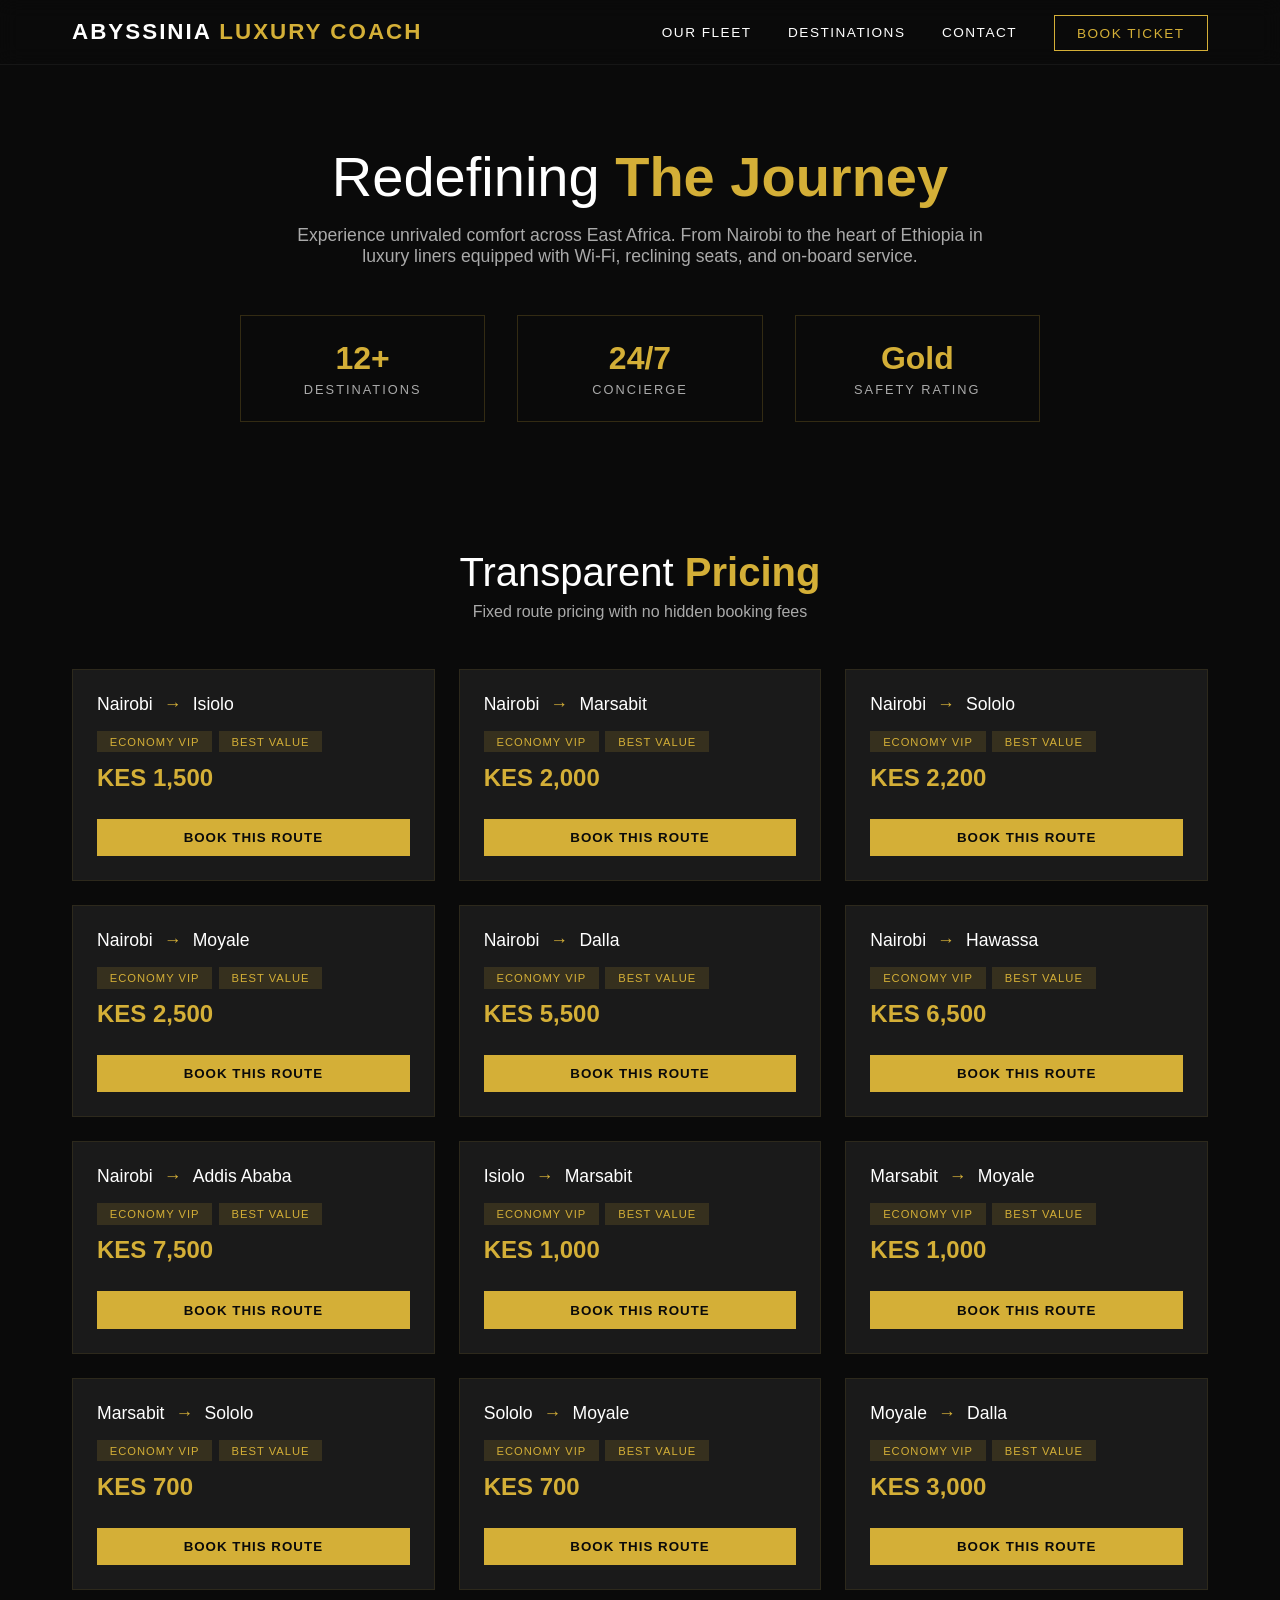
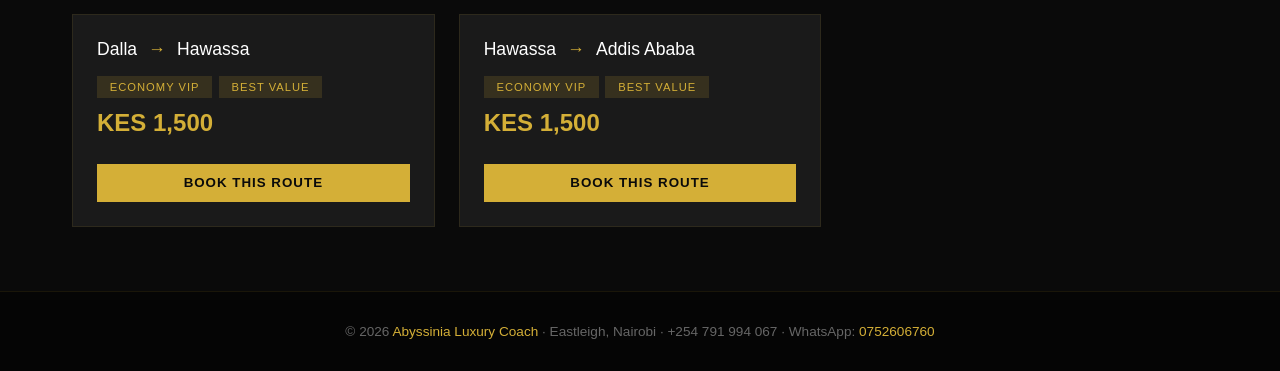
<file: abyssinia_booking.html>
<!DOCTYPE html>
<html lang="en">
<head>
<meta charset="UTF-8">
<meta name="viewport" content="width=device-width, initial-scale=1.0">
<title>Abyssinia Luxury Coach | Book Your Journey</title>
<style>
:root{--gold:#d4af37;--black:#0a0a0a;--grey:#1a1a1a;--light:#f4f4f4;--whatsapp:#25D366}
*{margin:0;padding:0;box-sizing:border-box;font-family:'Segoe UI',sans-serif}
body{background:var(--black);color:#fff;min-height:100vh}
nav{position:fixed;top:0;width:100%;background:rgba(10,10,10,.9);backdrop-filter:blur(10px);z-index:100;border-bottom:1px solid rgba(255,255,255,.05)}
.nav-inner{max-width:1200px;margin:0 auto;padding:1.2rem 2rem;display:flex;justify-content:space-between;align-items:center}
.logo{font-size:1.4rem;font-weight:700;letter-spacing:2px}
.logo span{color:var(--gold)}
.nav-links a{color:#fff;text-decoration:none;margin-left:2rem;font-size:.85rem;text-transform:uppercase;letter-spacing:1.5px}
.nav-links a:hover{color:var(--gold)}
.btn-book{border:1px solid var(--gold);padding:.6rem 1.4rem;color:var(--gold) !important;background:transparent;cursor:pointer;transition:.3s}
.btn-book:hover{background:var(--gold);color:var(--black) !important}
.hero{padding:9rem 2rem 4rem;text-align:center;max-width:1200px;margin:0 auto}
.hero h1{font-size:3.5rem;font-weight:300;margin-bottom:1rem}
.hero h1 span{color:var(--gold);font-weight:700}
.hero p{font-size:1.1rem;color:#aaa;max-width:700px;margin:0 auto 3rem}
.stats{display:grid;grid-template-columns:repeat(3,1fr);gap:2rem;max-width:800px;margin:0 auto}
.stat{padding:1.5rem;border:1px solid rgba(212,175,55,.2)}
.stat .num{font-size:2rem;color:var(--gold);font-weight:700}
.stat .lbl{font-size:.8rem;text-transform:uppercase;letter-spacing:2px;color:#aaa;margin-top:.3rem}
section{padding:4rem 2rem;max-width:1200px;margin:0 auto}
.section-title{text-align:center;margin-bottom:3rem}
.section-title h2{font-size:2.5rem;font-weight:300}
.section-title h2 span{color:var(--gold);font-weight:700}
.section-title p{color:#aaa;margin-top:.5rem}
.routes-grid{display:grid;grid-template-columns:repeat(auto-fill,minmax(280px,1fr));gap:1.5rem}
.route-card{background:var(--grey);border:1px solid rgba(212,175,55,.1);padding:1.5rem;transition:.3s;cursor:pointer}
.route-card:hover{border-color:var(--gold);transform:translateY(-4px)}
.route-card .from-to{display:flex;align-items:center;gap:.7rem;font-size:1.1rem;margin-bottom:1rem}
.route-card .arrow{color:var(--gold)}
.route-card .price{color:var(--gold);font-size:1.5rem;font-weight:700;margin:.7rem 0}
.route-card .badge{display:inline-block;background:rgba(212,175,55,.15);color:var(--gold);padding:.3rem .8rem;font-size:.7rem;text-transform:uppercase;letter-spacing:1px;margin-right:.4rem}
.route-card button{margin-top:1rem;width:100%;padding:.7rem;background:var(--gold);color:var(--black);border:none;font-weight:700;cursor:pointer;text-transform:uppercase;letter-spacing:1px}

.modal-overlay{display:none;position:fixed;inset:0;background:rgba(0,0,0,.85);z-index:1000;align-items:flex-start;justify-content:center;padding:2rem;overflow-y:auto}
.modal-overlay.active{display:flex}
.modal{background:var(--grey);max-width:900px;width:100%;border:1px solid var(--gold);padding:2rem;position:relative;margin:auto}
.modal-close{position:absolute;top:1rem;right:1rem;background:none;border:none;color:var(--gold);font-size:1.8rem;cursor:pointer}
.modal h2{color:var(--gold);margin-bottom:1.5rem;font-weight:300}
.modal h2 span{font-weight:700}
.steps{display:flex;gap:.5rem;margin-bottom:2rem}
.step{flex:1;padding:.6rem;text-align:center;background:#0a0a0a;font-size:.75rem;text-transform:uppercase;letter-spacing:1px;color:#666;border-bottom:2px solid #333}
.step.active{color:var(--gold);border-bottom-color:var(--gold)}
.step.done{color:#fff;border-bottom-color:#fff}
.form-row{display:grid;grid-template-columns:1fr 1fr;gap:1rem;margin-bottom:1rem}
.form-group{display:flex;flex-direction:column;margin-bottom:1rem}
.form-group label{font-size:.75rem;text-transform:uppercase;letter-spacing:1.5px;color:#aaa;margin-bottom:.4rem}
.form-group input,.form-group select{padding:.8rem;background:var(--black);border:1px solid #333;color:#fff;font-size:.95rem}
.form-group input:focus,.form-group select:focus{border-color:var(--gold);outline:none}
.toggle{display:flex;align-items:center;gap:.6rem;margin:1rem 0;color:#ccc;font-size:.9rem;cursor:pointer}
.toggle input{width:18px;height:18px;accent-color:var(--gold)}

.bus-layout{background:#0a0a0a;padding:1.5rem;border:1px solid #333;margin:1rem 0}
.bus-layout h3{color:var(--gold);font-size:1rem;margin-bottom:1rem;text-transform:uppercase;letter-spacing:2px}
.driver{text-align:right;font-size:.7rem;color:#666;margin-bottom:.7rem;text-transform:uppercase;letter-spacing:1px}
.seats-grid{display:grid;grid-template-columns:repeat(5,1fr);gap:.5rem;max-width:380px;margin:0 auto}
.seat{aspect-ratio:1;background:#222;border:1px solid #444;display:flex;align-items:center;justify-content:center;font-size:.75rem;cursor:pointer;color:#ccc;transition:.2s;border-radius:4px}
.seat:hover:not(.taken){background:#333;border-color:var(--gold)}
.seat.aisle{visibility:hidden}
.seat.taken{background:#3a1212;color:#666;cursor:not-allowed;border-color:#3a1212}
.seat.selected{background:var(--gold);color:var(--black);border-color:var(--gold);font-weight:700}
.legend{display:flex;justify-content:center;gap:1.5rem;margin-top:1rem;font-size:.75rem;color:#aaa}
.legend-item{display:flex;align-items:center;gap:.4rem}
.legend-box{width:14px;height:14px;border-radius:3px;border:1px solid #444}

.summary{background:#0a0a0a;padding:1.2rem;border:1px solid var(--gold);margin:1rem 0}
.summary-row{display:flex;justify-content:space-between;padding:.4rem 0;color:#ccc;font-size:.9rem}
.summary-row.total{border-top:1px solid #333;margin-top:.6rem;padding-top:.8rem;color:var(--gold);font-size:1.1rem;font-weight:700}
.btn-row{display:flex;gap:.8rem;margin-top:1.5rem}
.btn{flex:1;padding:.9rem;border:none;font-weight:700;text-transform:uppercase;letter-spacing:1.5px;cursor:pointer;font-size:.85rem}
.btn-primary{background:var(--gold);color:var(--black)}
.btn-secondary{background:transparent;color:#fff;border:1px solid #444}
.btn-whatsapp{background:var(--whatsapp);color:#fff}
.btn-whatsapp:hover{background:#1da851}

.return-section{background:#0a0a0a;padding:1rem;border-left:3px solid var(--gold);margin-top:1rem;display:none}
.return-section.active{display:block}

.confirmation{text-align:center;padding:2rem 0}
.confirmation .icon{font-size:4rem;color:var(--whatsapp);margin-bottom:1rem}
.confirmation h3{color:var(--gold);margin-bottom:.5rem}
.confirmation p{color:#aaa;margin-bottom:1.5rem}
.passenger-block{background:#0a0a0a;padding:1rem;margin-bottom:.8rem;border-left:2px solid var(--gold)}
.passenger-block h4{color:var(--gold);font-size:.85rem;margin-bottom:.6rem;text-transform:uppercase;letter-spacing:1px}

footer{background:#050505;padding:2rem;text-align:center;color:#666;font-size:.85rem;border-top:1px solid rgba(212,175,55,.1)}
footer span{color:var(--gold)}
@media(max-width:768px){.hero h1{font-size:2.2rem}.form-row{grid-template-columns:1fr}.seats-grid{max-width:280px}.nav-links a:not(.btn-book){display:none}}
</style>
</head>
<body>

<nav>
  <div class="nav-inner">
    <div class="logo">ABYSSINIA <span>LUXURY COACH</span></div>
    <div class="nav-links">
      <a href="#fleet">Our Fleet</a>
      <a href="#routes">Destinations</a>
      <a href="#contact">Contact</a>
      <a href="#" class="btn-book" onclick="openModal();return false;">Book Ticket</a>
    </div>
  </div>
</nav>

<div class="hero">
  <h1>Redefining <span>The Journey</span></h1>
  <p>Experience unrivaled comfort across East Africa. From Nairobi to the heart of Ethiopia in luxury liners equipped with Wi-Fi, reclining seats, and on-board service.</p>
  <div class="stats">
    <div class="stat"><div class="num">12+</div><div class="lbl">Destinations</div></div>
    <div class="stat"><div class="num">24/7</div><div class="lbl">Concierge</div></div>
    <div class="stat"><div class="num">Gold</div><div class="lbl">Safety Rating</div></div>
  </div>
</div>

<section id="routes">
  <div class="section-title">
    <h2>Transparent <span>Pricing</span></h2>
    <p>Fixed route pricing with no hidden booking fees</p>
  </div>
  <div class="routes-grid" id="routesGrid"></div>
</section>

<footer>
  <p>© 2026 <span>Abyssinia Luxury Coach</span> · Eastleigh, Nairobi · +254 791 994 067 · WhatsApp: <span>0752606760</span></p>
</footer>

<div class="modal-overlay" id="bookingModal">
  <div class="modal">
    <button class="modal-close" onclick="closeModal()">×</button>
    <h2>Reserve Your <span>Seat</span></h2>

    <div class="steps">
      <div class="step active" id="s1">1. Journey</div>
      <div class="step" id="s2">2. Seats</div>
      <div class="step" id="s3">3. Passengers</div>
      <div class="step" id="s4">4. Confirm</div>
    </div>

    <div id="stepContent"></div>
  </div>
</div>

<script>
const ROUTES = [
  {from:"Nairobi",to:"Isiolo",price:1500},
  {from:"Nairobi",to:"Marsabit",price:2000},
  {from:"Nairobi",to:"Sololo",price:2200},
  {from:"Nairobi",to:"Moyale",price:2500},
  {from:"Nairobi",to:"Dalla",price:5500},
  {from:"Nairobi",to:"Hawassa",price:6500},
  {from:"Nairobi",to:"Addis Ababa",price:7500},
  {from:"Isiolo",to:"Marsabit",price:1000},
  {from:"Marsabit",to:"Moyale",price:1000},
  {from:"Marsabit",to:"Sololo",price:700},
  {from:"Sololo",to:"Moyale",price:700},
  {from:"Moyale",to:"Dalla",price:3000},
  {from:"Dalla",to:"Hawassa",price:1500},
  {from:"Hawassa",to:"Addis Ababa",price:1500}
];
const CITIES = ["Nairobi","Isiolo","Marsabit","Sololo","Moyale","Dalla","Hawassa","Addis Ababa"];
const WHATSAPP_NUM = "254752606760";

let booking = {from:"Nairobi",to:"Addis Ababa",date:"",returnTrip:false,returnDate:"",passengers:1,outboundSeats:[],returnSeats:[],passengerDetails:[]};
let currentStep = 1;

function renderRoutes(){
  const grid = document.getElementById('routesGrid');
  grid.innerHTML = ROUTES.map(r => `
    <div class="route-card">
      <div class="from-to"><span>${r.from}</span><span class="arrow">→</span><span>${r.to}</span></div>
      <span class="badge">Economy VIP</span><span class="badge">Best Value</span>
      <div class="price">KES ${r.price.toLocaleString()}</div>
      <button onclick="quickBook('${r.from}','${r.to}')">Book This Route</button>
    </div>`).join('');
}

function quickBook(from,to){
  booking.from = from; booking.to = to;
  openModal();
}

function openModal(){
  document.getElementById('bookingModal').classList.add('active');
  currentStep = 1; renderStep();
}
function closeModal(){ document.getElementById('bookingModal').classList.remove('active'); }

function setStepUI(){
  for(let i=1;i<=4;i++){
    const el = document.getElementById('s'+i);
    el.classList.remove('active','done');
    if(i<currentStep) el.classList.add('done');
    if(i===currentStep) el.classList.add('active');
  }
}

function getPrice(from,to){
  const r = ROUTES.find(x=>x.from===from && x.to===to);
  if(r) return r.price;
  const rev = ROUTES.find(x=>x.from===to && x.to===from);
  if(rev) return rev.price;
  return 2500;
}

function renderStep(){
  setStepUI();
  const c = document.getElementById('stepContent');
  if(currentStep===1) c.innerHTML = renderStep1();
  else if(currentStep===2) c.innerHTML = renderStep2();
  else if(currentStep===3) c.innerHTML = renderStep3();
  else c.innerHTML = renderStep4();
}

function renderStep1(){
  const today = new Date().toISOString().split('T')[0];
  return `
    <div class="form-row">
      <div class="form-group"><label>From</label>
        <select id="fFrom">${CITIES.map(c=>`<option ${c===booking.from?'selected':''}>${c}</option>`).join('')}</select>
      </div>
      <div class="form-group"><label>To</label>
        <select id="fTo">${CITIES.map(c=>`<option ${c===booking.to?'selected':''}>${c}</option>`).join('')}</select>
      </div>
    </div>
    <div class="form-row">
      <div class="form-group"><label>Departure Date</label>
        <input type="date" id="fDate" min="${today}" value="${booking.date||today}">
      </div>
      <div class="form-group"><label>Passengers</label>
        <select id="fPax">${[1,2,3,4,5].map(n=>`<option ${n===booking.passengers?'selected':''}>${n}</option>`).join('')}</select>
      </div>
    </div>
    <label class="toggle"><input type="checkbox" id="fReturn" ${booking.returnTrip?'checked':''} onchange="document.getElementById('returnBox').classList.toggle('active',this.checked)"> Book Return Ticket</label>
    <div class="return-section ${booking.returnTrip?'active':''}" id="returnBox">
      <div class="form-group"><label>Return Date</label>
        <input type="date" id="fReturnDate" min="${today}" value="${booking.returnDate||''}">
      </div>
    </div>
    <div class="btn-row">
      <button class="btn btn-secondary" onclick="closeModal()">Cancel</button>
      <button class="btn btn-primary" onclick="saveStep1()">Continue → Seat Selection</button>
    </div>`;
}

function saveStep1(){
  booking.from = document.getElementById('fFrom').value;
  booking.to = document.getElementById('fTo').value;
  booking.date = document.getElementById('fDate').value;
  booking.passengers = parseInt(document.getElementById('fPax').value);
  booking.returnTrip = document.getElementById('fReturn').checked;
  if(booking.returnTrip) booking.returnDate = document.getElementById('fReturnDate').value;
  if(booking.from===booking.to){ alert('Origin and destination must differ'); return; }
  if(!booking.date){ alert('Pick a departure date'); return; }
  if(booking.returnTrip && !booking.returnDate){ alert('Pick a return date'); return; }
  booking.outboundSeats = []; booking.returnSeats = [];
  currentStep = 2; renderStep();
}

const TAKEN_OUTBOUND = [3,7,12,18,22,29];
const TAKEN_RETURN = [5,9,14,20,26];

function renderSeatGrid(direction){
  const taken = direction==='outbound' ? TAKEN_OUTBOUND : TAKEN_RETURN;
  const selected = direction==='outbound' ? booking.outboundSeats : booking.returnSeats;
  let html = '<div class="driver">🚍 Driver</div><div class="seats-grid">';
  let seatNo = 1;
  for(let row=0;row<8;row++){
    for(let col=0;col<5;col++){
      if(col===2){ html += '<div class="seat aisle"></div>'; continue; }
      const isTaken = taken.includes(seatNo);
      const isSel = selected.includes(seatNo);
      html += `<div class="seat ${isTaken?'taken':''} ${isSel?'selected':''}" onclick="toggleSeat('${direction}',${seatNo})">${seatNo}</div>`;
      seatNo++;
    }
  }
  html += '</div>';
  return html;
}

function toggleSeat(direction,n){
  const taken = direction==='outbound' ? TAKEN_OUTBOUND : TAKEN_RETURN;
  if(taken.includes(n)) return;
  const arr = direction==='outbound' ? booking.outboundSeats : booking.returnSeats;
  const idx = arr.indexOf(n);
  if(idx>=0) arr.splice(idx,1);
  else if(arr.length<booking.passengers) arr.push(n);
  else { alert('You have selected all '+booking.passengers+' seat(s). Deselect one first.'); return; }
  renderStep();
}

function renderStep2(){
  return `
    <p style="color:#aaa;margin-bottom:1rem">Select <b style="color:var(--gold)">${booking.passengers}</b> seat(s) per journey</p>
    <div class="bus-layout">
      <h3>Outbound: ${booking.from} → ${booking.to} · ${booking.date}</h3>
      ${renderSeatGrid('outbound')}
      <div class="legend">
        <div class="legend-item"><div class="legend-box" style="background:#222"></div>Available</div>
        <div class="legend-item"><div class="legend-box" style="background:var(--gold)"></div>Selected</div>
        <div class="legend-item"><div class="legend-box" style="background:#3a1212"></div>Taken</div>
      </div>
    </div>
    ${booking.returnTrip ? `
    <div class="bus-layout">
      <h3>Return: ${booking.to} → ${booking.from} · ${booking.returnDate}</h3>
      ${renderSeatGrid('return')}
    </div>` : ''}
    <div class="btn-row">
      <button class="btn btn-secondary" onclick="currentStep=1;renderStep()">← Back</button>
      <button class="btn btn-primary" onclick="goStep3()">Continue → Passenger Details</button>
    </div>`;
}

function goStep3(){
  if(booking.outboundSeats.length !== booking.passengers){ alert('Select all outbound seats'); return; }
  if(booking.returnTrip && booking.returnSeats.length !== booking.passengers){ alert('Select all return seats'); return; }
  if(booking.passengerDetails.length !== booking.passengers){
    booking.passengerDetails = Array.from({length:booking.passengers},()=>({name:'',idNumber:'',phone:'',email:''}));
  }
  currentStep = 3; renderStep();
}

function renderStep3(){
  let blocks = booking.passengerDetails.map((p,i)=>`
    <div class="passenger-block">
      <h4>Passenger ${i+1} · Seat ${booking.outboundSeats[i]}${booking.returnTrip?' / Return '+booking.returnSeats[i]:''}</h4>
      <div class="form-row">
        <div class="form-group"><label>Full Name</label><input type="text" data-i="${i}" data-k="name" value="${p.name}" placeholder="Jane Doe"></div>
        <div class="form-group"><label>ID / Passport No.</label><input type="text" data-i="${i}" data-k="idNumber" value="${p.idNumber}" placeholder="12345678"></div>
      </div>
      <div class="form-row">
        <div class="form-group"><label>Phone</label><input type="tel" data-i="${i}" data-k="phone" value="${p.phone}" placeholder="+254 7..."></div>
        <div class="form-group"><label>Email (optional)</label><input type="email" data-i="${i}" data-k="email" value="${p.email}" placeholder="you@email.com"></div>
      </div>
    </div>`).join('');
  return blocks + `
    <div class="btn-row">
      <button class="btn btn-secondary" onclick="currentStep=2;renderStep()">← Back</button>
      <button class="btn btn-primary" onclick="saveStep3()">Continue → Review</button>
    </div>`;
}

function saveStep3(){
  document.querySelectorAll('.passenger-block input').forEach(inp=>{
    const i = +inp.dataset.i, k = inp.dataset.k;
    booking.passengerDetails[i][k] = inp.value.trim();
  });
  for(const p of booking.passengerDetails){
    if(!p.name || !p.idNumber || !p.phone){ alert('Fill in name, ID, and phone for all passengers'); return; }
  }
  currentStep = 4; renderStep();
}

function calcTotals(){
  const oneWay = getPrice(booking.from, booking.to);
  const ret = booking.returnTrip ? getPrice(booking.to, booking.from) : 0;
  const subtotal = (oneWay + ret) * booking.passengers;
  return {oneWay, ret, subtotal};
}

function renderStep4(){
  const t = calcTotals();
  return `
    <div class="summary">
      <div class="summary-row"><span>Outbound (${booking.from} → ${booking.to})</span><span>${booking.date}</span></div>
      <div class="summary-row"><span>Seats</span><span>${booking.outboundSeats.join(', ')}</span></div>
      <div class="summary-row"><span>Price per seat</span><span>KES ${t.oneWay.toLocaleString()}</span></div>
      ${booking.returnTrip ? `
      <div class="summary-row"><span>Return (${booking.to} → ${booking.from})</span><span>${booking.returnDate}</span></div>
      <div class="summary-row"><span>Return Seats</span><span>${booking.returnSeats.join(', ')}</span></div>
      <div class="summary-row"><span>Return price per seat</span><span>KES ${t.ret.toLocaleString()}</span></div>
      ` : ''}
      <div class="summary-row"><span>Passengers</span><span>${booking.passengers}</span></div>
      <div class="summary-row total"><span>Total</span><span>KES ${t.subtotal.toLocaleString()}</span></div>
    </div>
    ${booking.passengerDetails.map((p,i)=>`<div class="passenger-block"><h4>Passenger ${i+1}</h4><div style="color:#ccc;font-size:.9rem">${p.name} · ID: ${p.idNumber} · ${p.phone}${p.email?' · '+p.email:''}</div></div>`).join('')}
    <div class="btn-row">
      <button class="btn btn-secondary" onclick="currentStep=3;renderStep()">← Back</button>
      <button class="btn btn-whatsapp" onclick="sendWhatsApp()">✓ Confirm via WhatsApp</button>
    </div>
    <p style="text-align:center;color:#666;font-size:.8rem;margin-top:1rem">Confirmation sent to <b style="color:var(--whatsapp)">0752606760</b> via WhatsApp</p>`;
}

function sendWhatsApp(){
  const t = calcTotals();
  const ref = 'ALC-' + Date.now().toString().slice(-8);
  let msg = `*ABYSSINIA LUXURY COACH - BOOKING CONFIRMATION*%0A`;
  msg += `Reference: *${ref}*%0A%0A`;
  msg += `*Outbound Journey*%0A`;
  msg += `Route: ${booking.from} → ${booking.to}%0A`;
  msg += `Date: ${booking.date} · Departure 7:00 PM%0A`;
  msg += `Seats: ${booking.outboundSeats.join(', ')}%0A%0A`;
  if(booking.returnTrip){
    msg += `*Return Journey*%0A`;
    msg += `Route: ${booking.to} → ${booking.from}%0A`;
    msg += `Date: ${booking.returnDate}%0A`;
    msg += `Seats: ${booking.returnSeats.join(', ')}%0A%0A`;
  }
  msg += `*Passengers (${booking.passengers})*%0A`;
  booking.passengerDetails.forEach((p,i)=>{
    msg += `${i+1}. ${p.name} - ID ${p.idNumber} - ${p.phone}%0A`;
  });
  msg += `%0A*Total: KES ${t.subtotal.toLocaleString()}*%0A%0A`;
  msg += `Please confirm payment via M-Pesa / Telebirr. Thank you for choosing Abyssinia Luxury Coach.`;

  const url = `https://wa.me/${WHATSAPP_NUM}?text=${msg}`;
  window.open(url,'_blank');

  document.getElementById('stepContent').innerHTML = `
    <div class="confirmation">
      <div class="icon">✓</div>
      <h3>Booking Sent to WhatsApp</h3>
      <p>Your booking reference <b style="color:var(--gold)">${ref}</b> has been forwarded to <b style="color:var(--whatsapp)">+254 752 606 760</b>.<br>Our concierge team will confirm shortly.</p>
      <button class="btn btn-primary" style="max-width:240px;margin:0 auto" onclick="closeModal();resetBooking()">Done</button>
    </div>`;
}

function resetBooking(){
  booking = {from:"Nairobi",to:"Addis Ababa",date:"",returnTrip:false,returnDate:"",passengers:1,outboundSeats:[],returnSeats:[],passengerDetails:[]};
  currentStep = 1;
}

renderRoutes();
</script>
</body>
</html>
</file>
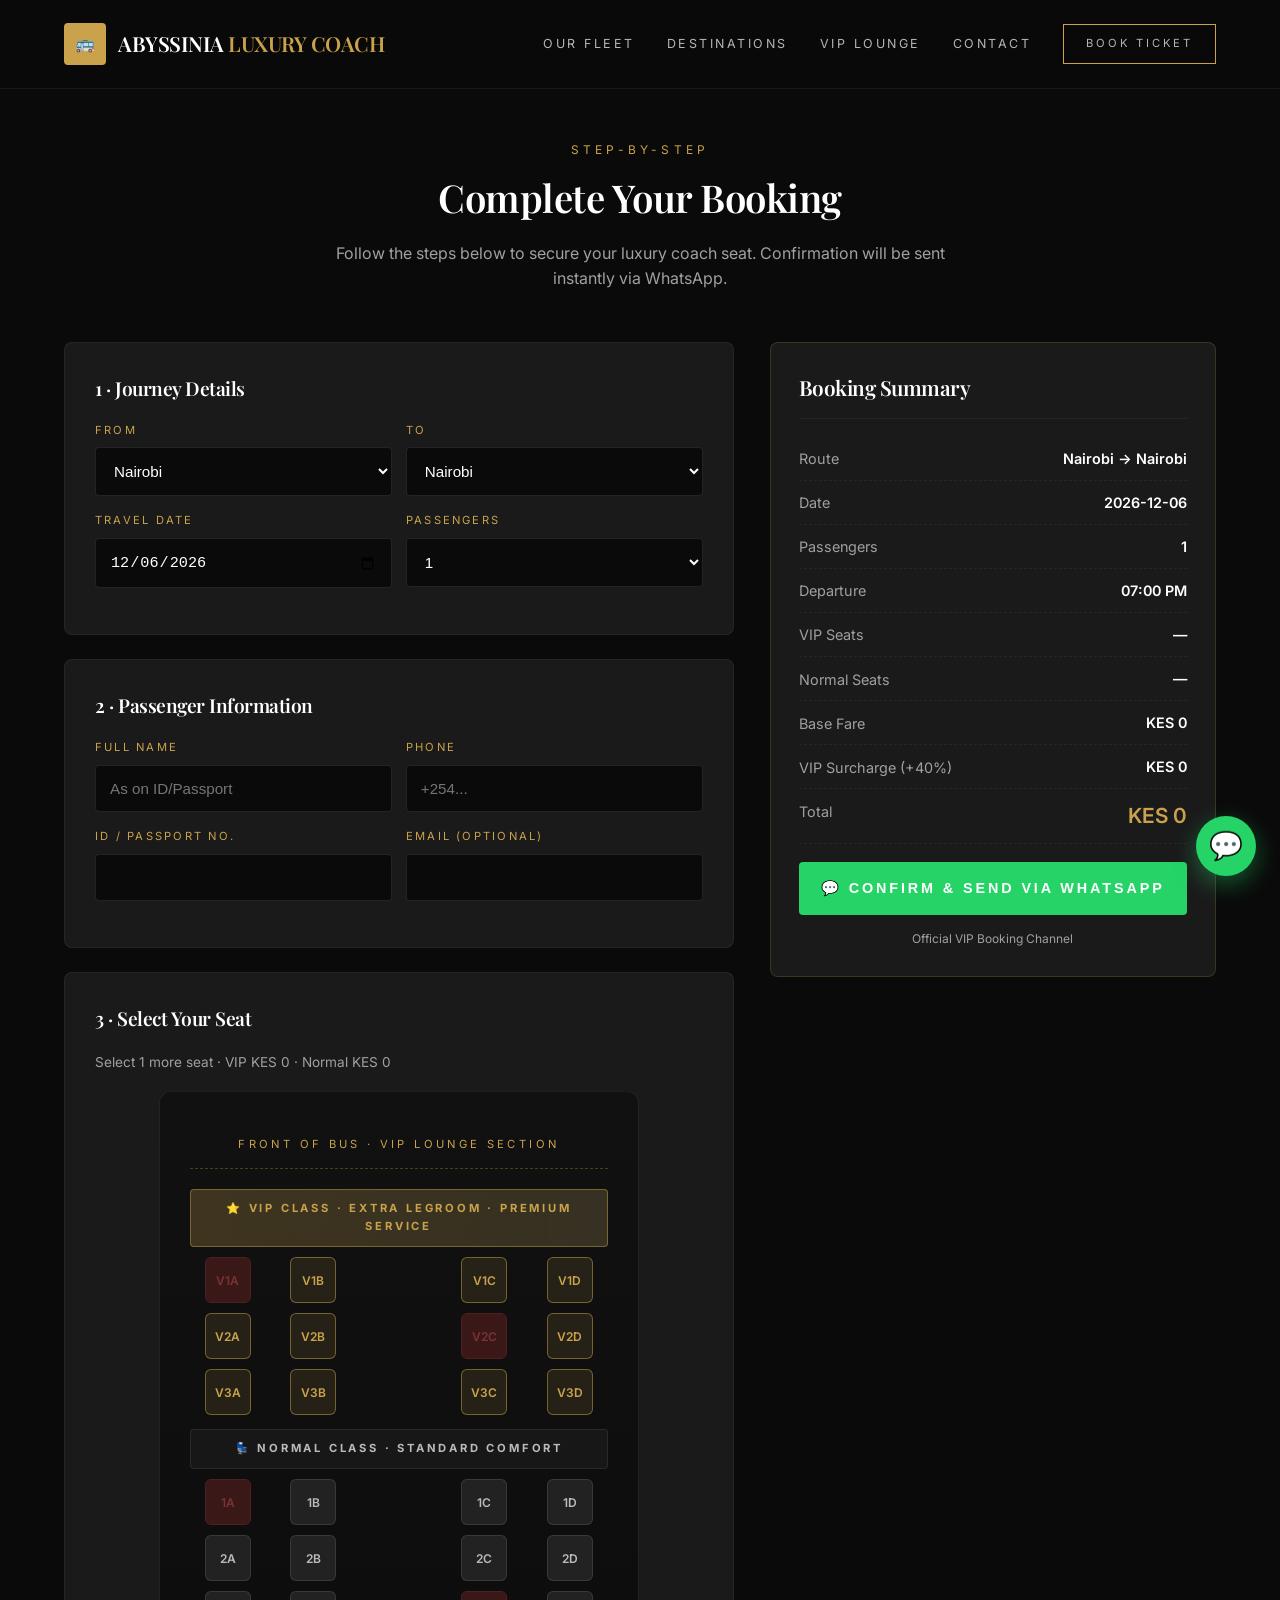
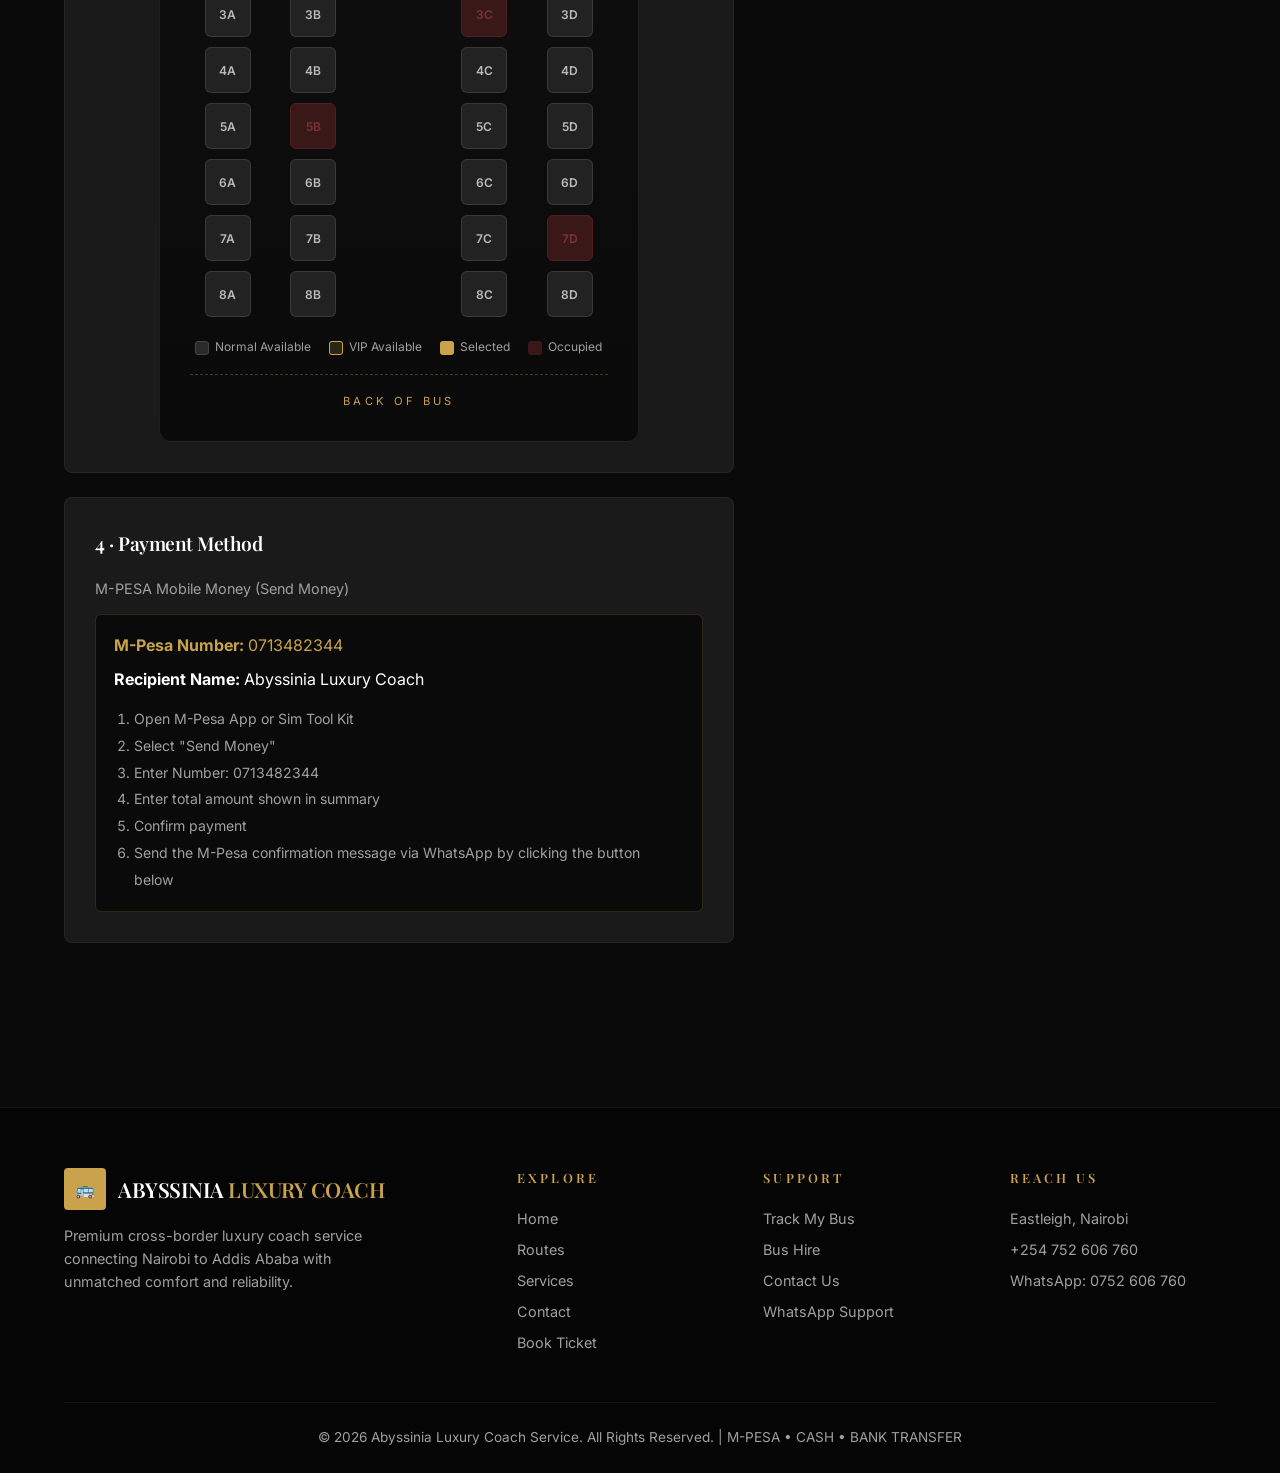
<file: book.html>
<!doctype html><html lang="en"><head>
<meta charset="utf-8"><meta name="viewport" content="width=device-width,initial-scale=1">
<title>Book Ticket | Abyssinia Luxury Coach</title>
<link href="https://fonts.googleapis.com/css2?family=Inter:wght@300;400;500;600;700&family=Playfair+Display:wght@500;600;700&display=swap" rel="stylesheet">
<link rel="stylesheet" href="styles.css">
</head><body>

<nav class="top"><div class="wrap">
<a href="index.html" class="logo"><div class="badge">🚌</div><h1>Abyssinia <span>Luxury Coach</span></h1></a>
<div class="menu"><a href="index.html" class="">Our Fleet</a><a href="routes.html" class="">Destinations</a><a href="services.html" class="">VIP Lounge</a><a href="contact.html" class="">Contact</a><a href="book.html" class="btn-gold">Book Ticket</a></div>
</div></nav>

<section style="padding-top:140px"><div class="container">
<div class="subhead">Step-By-Step</div>
<h2 class="title">Complete Your Booking</h2>
<p class="intro">Follow the steps below to secure your luxury coach seat. Confirmation will be sent instantly via WhatsApp.</p>
<div class="book-grid">
<div>
<div class="section-box"><h3>1 · Journey Details</h3>
<div class="two">
<div class="field"><label>From</label><select id="fFrom"><option>Nairobi</option><option>Isiolo</option><option>Marsabit</option><option>Sololo</option><option>Moyale</option><option>Dalla</option><option>Hawassa</option><option>Addis Ababa</option></select></div>
<div class="field"><label>To</label><select id="fTo"><option>Nairobi</option><option>Isiolo</option><option>Marsabit</option><option>Sololo</option><option>Moyale</option><option>Dalla</option><option>Hawassa</option><option>Addis Ababa</option></select></div>
</div>
<div class="two">
<div class="field"><label>Travel Date</label><input id="fDate" type="date"></div>
<div class="field"><label>Passengers</label><select id="fPax"><option>1</option><option>2</option><option>3</option><option>4</option><option>5</option><option>6</option><option>7</option><option>8</option></select></div>
</div>
</div>

<div class="section-box"><h3>2 · Passenger Information</h3>
<div class="two">
<div class="field"><label>Full Name</label><input id="pName" placeholder="As on ID/Passport"></div>
<div class="field"><label>Phone</label><input id="pPhone" placeholder="+254..."></div>
</div>
<div class="two">
<div class="field"><label>ID / Passport No.</label><input id="pId"></div>
<div class="field"><label>Email (optional)</label><input id="pEmail" type="email"></div>
</div>
</div>

<div class="section-box"><h3>3 · Select Your Seat</h3>
<p style="color:var(--muted);font-size:.85rem;margin-bottom:18px"><span id="seatStatus">Select your seats</span></p>
<div class="bus-layout">
<div class="bus-front">Front of Bus · VIP Lounge Section</div>
<div class="class-banner vip-banner">⭐ VIP CLASS · Extra Legroom · Premium Service</div>
<div class="seats" id="vipGrid"></div>
<div class="class-banner normal-banner">💺 NORMAL CLASS · Standard Comfort</div>
<div class="seats" id="normalGrid"></div>
<div class="legend">
<span><span class="b" style="background:#2a2a2a;border:1px solid #444"></span>Normal Available</span>
<span><span class="b" style="background:rgba(201,162,75,.18);border:1px solid var(--gold)"></span>VIP Available</span>
<span><span class="b" style="background:var(--gold)"></span>Selected</span>
<span><span class="b" style="background:#3a1818"></span>Occupied</span>
</div>
<div style="text-align:center;color:var(--gold);font-size:.7rem;letter-spacing:.3em;text-transform:uppercase;padding-top:18px;margin-top:18px;border-top:1px dashed rgba(201,162,75,.3)">Back of Bus</div>
</div>
</div>

<div class="section-box"><h3>4 · Payment Method</h3>
<p style="color:var(--muted);font-size:.9rem;margin-bottom:14px">M-PESA Mobile Money (Send Money)</p>
<div style="background:#0a0a0a;padding:18px;border-radius:6px;border:1px solid rgba(201,162,75,.2)">
<p style="color:var(--gold);margin-bottom:8px"><strong>M-Pesa Number:</strong> 0713482344</p>
<p style="color:#fff;margin-bottom:14px"><strong>Recipient Name:</strong> Abyssinia Luxury Coach</p>
<ol style="color:var(--muted);font-size:.88rem;padding-left:20px;line-height:1.9">
<li>Open M-Pesa App or Sim Tool Kit</li>
<li>Select "Send Money"</li>
<li>Enter Number: 0713482344</li>
<li>Enter total amount shown in summary</li>
<li>Confirm payment</li>
<li>Send the M-Pesa confirmation message via WhatsApp by clicking the button below</li>
</ol>
</div>
</div>
</div>

<div>
<div class="summary">
<h3>Booking Summary</h3>
<div class="row"><span>Route</span><span id="sRoute">— → —</span></div>
<div class="row"><span>Date</span><span id="sDate">—</span></div>
<div class="row"><span>Passengers</span><span id="sPax">1</span></div>
<div class="row"><span>Departure</span><span>07:00 PM</span></div>
<div class="row"><span>VIP Seats</span><span id="sVip">—</span></div>
<div class="row"><span>Normal Seats</span><span id="sNormal">—</span></div>
<div class="row"><span>Base Fare</span><span id="sFare">KES 0</span></div>
<div class="row"><span>VIP Surcharge (+40%)</span><span id="sVipFee">KES 0</span></div>
<div class="row"><span>Total</span><span id="sTotal" class="total">KES 0</span></div>
<button id="confirmBtn" class="confirm-btn wa-confirm" onclick="confirmBooking()">💬 Confirm & Send via WhatsApp</button>
<p style="color:var(--muted);font-size:.75rem;text-align:center;margin-top:14px">Official VIP Booking Channel</p>
</div>
</div>
</div>
</div></section>

<script>
const FARES = {
"Nairobi|Isiolo":1500,"Nairobi|Marsabit":2000,"Nairobi|Sololo":2200,"Nairobi|Moyale":2500,"Nairobi|Dalla":5500,"Nairobi|Hawassa":6500,"Nairobi|Addis Ababa":7500,"Isiolo|Marsabit":1000,"Marsabit|Moyale":1000,"Marsabit|Sololo":700,"Sololo|Moyale":700,"Moyale|Dalla":3000,"Dalla|Hawassa":1500,"Hawassa|Addis Ababa":1500
};
const VIP_MULT = 1.4;
const occupiedVip = new Set(['V1A','V2C']);
const occupiedNormal = new Set(['1A','3C','5B','7D','9A']);
const selVip = new Set();
const selNormal = new Set();

function buildGrid(target, rows, prefix, occupiedSet, selSet, vip){
  const grid = document.getElementById(target);
  const cols = ['A','B','','C','D'];
  for(let r=1;r<=rows;r++){
    for(const c of cols){
      const div = document.createElement('div');
      if(c===''){div.className='seat aisle';grid.appendChild(div);continue;}
      const id = (vip?'V':'')+r+c;
      div.className = 'seat'+(vip?' vip':'');
      div.textContent = (vip?'V':'')+r+c;
      if(occupiedSet.has(id)) div.classList.add('occupied');
      div.onclick = ()=>{
        if(div.classList.contains('occupied'))return;
        if(selSet.has(id)){selSet.delete(id);div.classList.remove('selected');}
        else{
          const pax=parseInt(document.getElementById('fPax').value);
          if((selVip.size+selNormal.size)>=pax){
            alert('You already have '+pax+' seat(s) selected. Increase passenger count to add more.');return;
          }
          selSet.add(id);div.classList.add('selected');
        }
        update();
      };
      grid.appendChild(div);
    }
  }
}
buildGrid('vipGrid',3,'V',occupiedVip,selVip,true);
buildGrid('normalGrid',8,'',occupiedNormal,selNormal,false);

const q=new URLSearchParams(location.search);
if(q.get('from'))document.getElementById('fFrom').value=q.get('from');
if(q.get('to'))document.getElementById('fTo').value=q.get('to');
if(q.get('date'))document.getElementById('fDate').value=q.get('date');
if(q.get('pax'))document.getElementById('fPax').value=q.get('pax');
if(!document.getElementById('fDate').value)document.getElementById('fDate').valueAsDate=new Date(Date.now()+86400000);

function update(){
  const from=document.getElementById('fFrom').value;
  const to=document.getElementById('fTo').value;
  const date=document.getElementById('fDate').value;
  const pax=parseInt(document.getElementById('fPax').value);
  const fare=FARES[from+'|'+to]||FARES[to+'|'+from]||0;
  const vipCount=selVip.size;
  const normalCount=selNormal.size;
  const totalSeats=vipCount+normalCount;
  const vipFare=Math.round(fare*VIP_MULT);
  const totalFare=(vipCount*vipFare)+(normalCount*fare);
  const vipSurcharge=vipCount*(vipFare-fare);

  document.getElementById('sRoute').textContent=from+' → '+to;
  document.getElementById('sDate').textContent=date||'—';
  document.getElementById('sPax').textContent=pax;
  document.getElementById('sFare').textContent='KES '+fare.toLocaleString();
  document.getElementById('sVipFee').textContent='KES '+vipSurcharge.toLocaleString();
  document.getElementById('sVip').textContent=vipCount?[...selVip].join(', '):'—';
  document.getElementById('sNormal').textContent=normalCount?[...selNormal].join(', '):'—';
  document.getElementById('sTotal').textContent='KES '+totalFare.toLocaleString();
  const btn=document.getElementById('confirmBtn');
  const status=document.getElementById('seatStatus');
  if(totalSeats<pax){
    status.textContent='Select '+(pax-totalSeats)+' more seat'+(pax-totalSeats>1?'s':'')+' · VIP KES '+vipFare.toLocaleString()+' · Normal KES '+fare.toLocaleString();
    btn.disabled=true;
  }else if(totalSeats>pax){
    status.textContent='Too many seats selected. Increase passenger count.';
    btn.disabled=true;
  }else{
    status.textContent='All seats selected ✓';
    btn.disabled=false;
  }
}
['fFrom','fTo','fDate','fPax'].forEach(id=>document.getElementById(id).addEventListener('change',update));
update();

function confirmBooking(){
  const from=document.getElementById('fFrom').value;
  const to=document.getElementById('fTo').value;
  const date=document.getElementById('fDate').value||'(not set)';
  const pax=document.getElementById('fPax').value;
  const name=document.getElementById('pName').value||'(name)';
  const phone=document.getElementById('pPhone').value||'(phone)';
  const idn=document.getElementById('pId').value||'—';
  const email=document.getElementById('pEmail').value||'—';
  const fare=FARES[from+'|'+to]||FARES[to+'|'+from]||0;
  const vipFare=Math.round(fare*VIP_MULT);
  const vipList=[...selVip].join(', ')||'—';
  const normalList=[...selNormal].join(', ')||'—';
  const total=(selVip.size*vipFare)+(selNormal.size*fare);
  if((selVip.size+selNormal.size)!=parseInt(pax)){alert('Please select exactly '+pax+' seat(s).');return;}
  if(!document.getElementById('pName').value||!document.getElementById('pPhone').value){
    alert('Please fill in your name and phone number.');return;
  }
  const ref='ALC-'+Date.now().toString().slice(-7);
  const msg=`*🎟️ ABYSSINIA LUXURY COACH — BOOKING CONFIRMATION*%0A%0A*Reference:* ${ref}%0A%0A*Route:* ${from} → ${to}%0A*Travel Date:* ${date}%0A*Departure:* 07:00 PM%0A*Passengers:* ${pax}%0A%0A*VIP Seats (${selVip.size}):* ${vipList} — KES ${vipFare.toLocaleString()} each%0A*Normal Seats (${selNormal.size}):* ${normalList} — KES ${fare.toLocaleString()} each%0A%0A*Passenger Name:* ${name}%0A*Phone:* ${phone}%0A*ID/Passport:* ${idn}%0A*Email:* ${email}%0A%0A*Total Payable:* KES ${total.toLocaleString()}%0A%0APayment Method: M-Pesa to 0713482344%0A%0APlease confirm my reservation and share boarding details.%0A%0AThank you!`;
  window.open(`https://wa.me/254752606760?text=${msg}`,'_blank');
  setTimeout(()=>alert('Booking sent to WhatsApp! Our team will confirm your reservation shortly.'),500);
}
</script>


<footer><div class="container">
<div class="cols">
<div>
<div class="logo"><div class="badge">🚌</div><h1>Abyssinia <span>Luxury Coach</span></h1></div>
<p style="margin-top:14px;max-width:340px">Premium cross-border luxury coach service connecting Nairobi to Addis Ababa with unmatched comfort and reliability.</p>
</div>
<div><h4>Explore</h4><a href="index.html">Home</a><a href="routes.html">Routes</a><a href="services.html">Services</a><a href="contact.html">Contact</a><a href="book.html">Book Ticket</a></div>
<div><h4>Support</h4><a href="#">Track My Bus</a><a href="#">Bus Hire</a><a href="contact.html">Contact Us</a><a href="https://wa.me/254752606760">WhatsApp Support</a></div>
<div><h4>Reach Us</h4><p>Eastleigh, Nairobi</p><a href="tel:+254752606760">+254 752 606 760</a><a href="https://wa.me/254752606760">WhatsApp: 0752 606 760</a></div>
</div>
<div class="copy">© 2026 Abyssinia Luxury Coach Service. All Rights Reserved. | M-PESA • CASH • BANK TRANSFER</div>
</div></footer>
<a href="https://wa.me/254752606760" class="whatsapp-float" target="_blank" title="Chat on WhatsApp">💬</a>

</body></html>
</file>
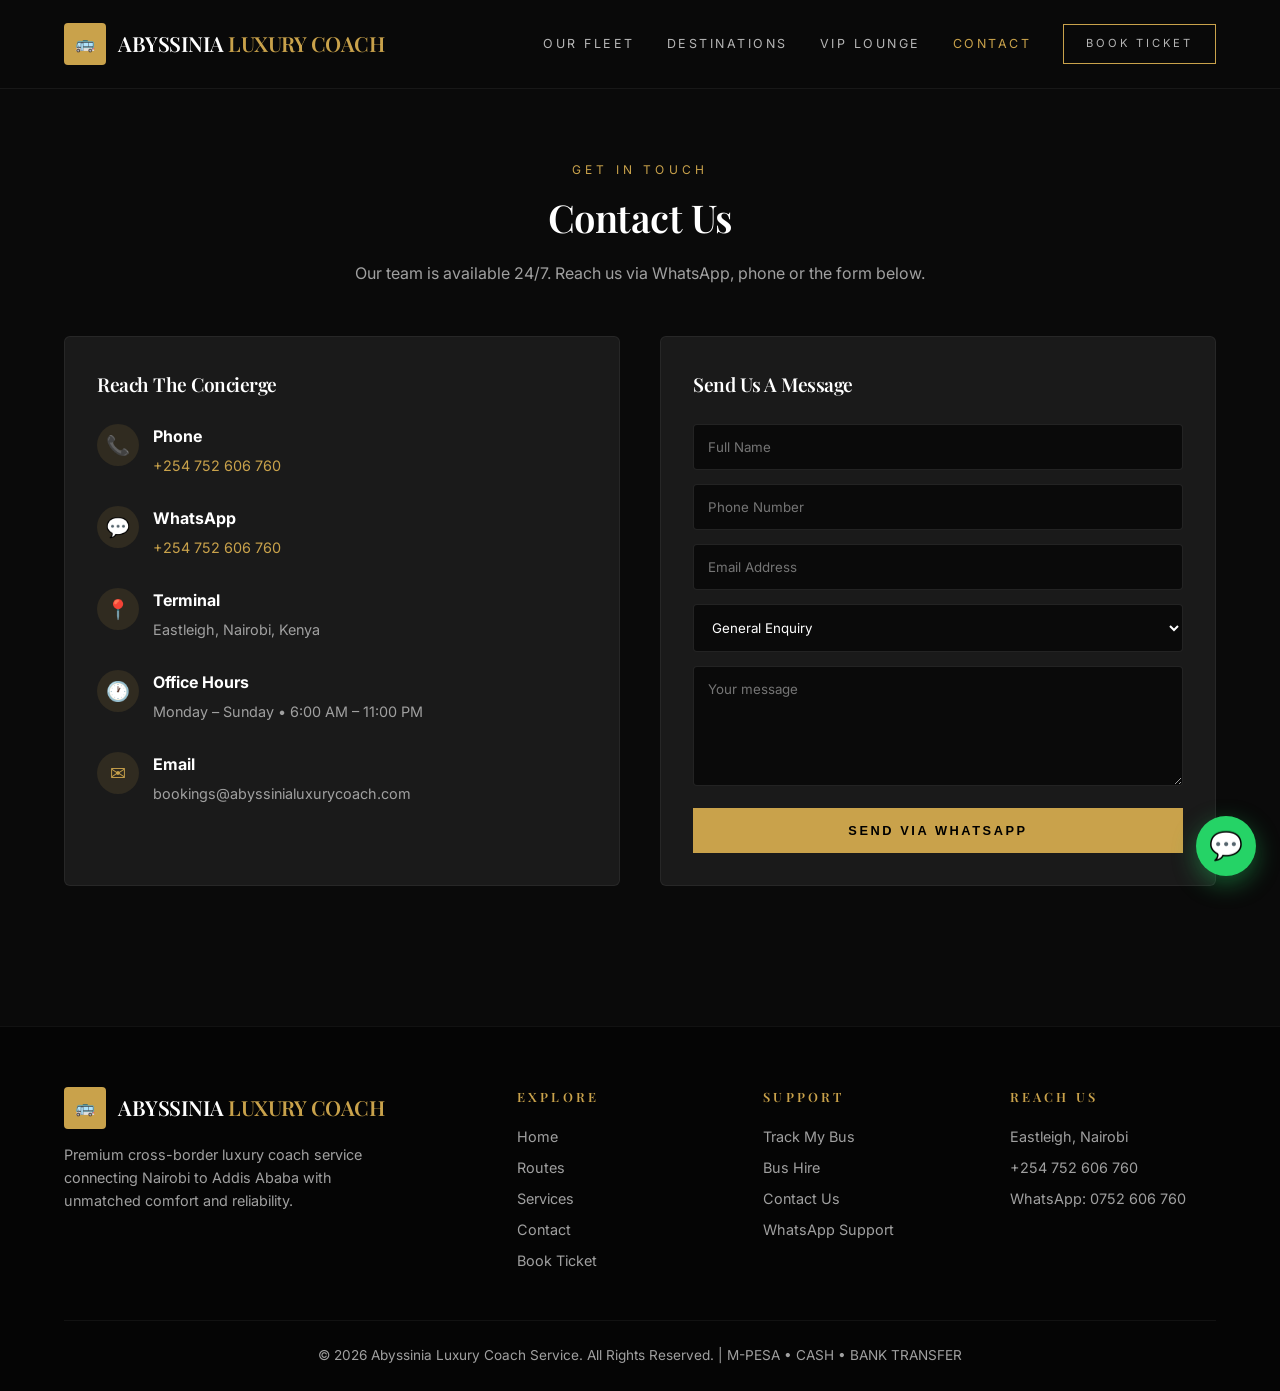
<file: contact (1).html>
<!doctype html><html lang="en"><head>
<meta charset="utf-8"><meta name="viewport" content="width=device-width,initial-scale=1">
<title>Contact | Abyssinia Luxury Coach</title>
<link href="https://fonts.googleapis.com/css2?family=Inter:wght@300;400;500;600;700&family=Playfair+Display:wght@500;600;700&display=swap" rel="stylesheet">
<link rel="stylesheet" href="styles.css">
</head><body>

<nav class="top"><div class="wrap">
<a href="index.html" class="logo"><div class="badge">🚌</div><h1>Abyssinia <span>Luxury Coach</span></h1></a>
<div class="menu"><a href="index.html" class="">Our Fleet</a><a href="routes.html" class="">Destinations</a><a href="services.html" class="">VIP Lounge</a><a href="contact.html" class="active">Contact</a><a href="book.html" class="btn-gold">Book Ticket</a></div>
</div></nav>

<section style="padding-top:160px"><div class="container">
<div class="subhead">Get In Touch</div>
<h2 class="title">Contact Us</h2>
<p class="intro">Our team is available 24/7. Reach us via WhatsApp, phone or the form below.</p>
<div class="contact-grid">
<div class="card">
<h3 style="color:#fff;margin-bottom:24px">Reach The Concierge</h3>
<div class="info-row"><div class="ic">📞</div><div><h5>Phone</h5><p><a href="tel:+254752606760" style="color:var(--gold)">+254 752 606 760</a></p></div></div>
<div class="info-row"><div class="ic">💬</div><div><h5>WhatsApp</h5><p><a href="https://wa.me/254752606760" style="color:var(--gold)">+254 752 606 760</a></p></div></div>
<div class="info-row"><div class="ic">📍</div><div><h5>Terminal</h5><p>Eastleigh, Nairobi, Kenya</p></div></div>
<div class="info-row"><div class="ic">🕐</div><div><h5>Office Hours</h5><p>Monday – Sunday • 6:00 AM – 11:00 PM</p></div></div>
<div class="info-row"><div class="ic">✉️</div><div><h5>Email</h5><p>bookings@abyssinialuxurycoach.com</p></div></div>
</div>
<div class="card">
<h3 style="color:#fff;margin-bottom:24px">Send Us A Message</h3>
<form onsubmit="sendContact(event)">
<input name="name" placeholder="Full Name" required>
<input name="phone" placeholder="Phone Number" required>
<input name="email" type="email" placeholder="Email Address">
<select name="topic"><option>General Enquiry</option><option>Booking Help</option><option>Bus Hire / Charter</option><option>Lost & Found</option><option>Feedback</option></select>
<textarea name="msg" placeholder="Your message" required></textarea>
<button type="submit" class="btn-fill" style="width:100%">Send via WhatsApp</button>
</form>
</div>
</div>
</div></section>
<script>
function sendContact(e){
e.preventDefault();const f=e.target;
const txt=`*New Enquiry — Abyssinia Luxury Coach*%0A%0A*Name:* ${f.name.value}%0A*Phone:* ${f.phone.value}%0A*Email:* ${f.email.value||'—'}%0A*Topic:* ${f.topic.value}%0A%0A*Message:*%0A${f.msg.value}`;
window.open(`https://wa.me/254752606760?text=${txt}`,'_blank');
}
</script>


<footer><div class="container">
<div class="cols">
<div>
<div class="logo"><div class="badge">🚌</div><h1>Abyssinia <span>Luxury Coach</span></h1></div>
<p style="margin-top:14px;max-width:340px">Premium cross-border luxury coach service connecting Nairobi to Addis Ababa with unmatched comfort and reliability.</p>
</div>
<div><h4>Explore</h4><a href="index.html">Home</a><a href="routes.html">Routes</a><a href="services.html">Services</a><a href="contact.html">Contact</a><a href="book.html">Book Ticket</a></div>
<div><h4>Support</h4><a href="#">Track My Bus</a><a href="#">Bus Hire</a><a href="contact.html">Contact Us</a><a href="https://wa.me/254752606760">WhatsApp Support</a></div>
<div><h4>Reach Us</h4><p>Eastleigh, Nairobi</p><a href="tel:+254752606760">+254 752 606 760</a><a href="https://wa.me/254752606760">WhatsApp: 0752 606 760</a></div>
</div>
<div class="copy">© 2026 Abyssinia Luxury Coach Service. All Rights Reserved. | M-PESA • CASH • BANK TRANSFER</div>
</div></footer>
<a href="https://wa.me/254752606760" class="whatsapp-float" target="_blank" title="Chat on WhatsApp">💬</a>

</body></html>
</file>
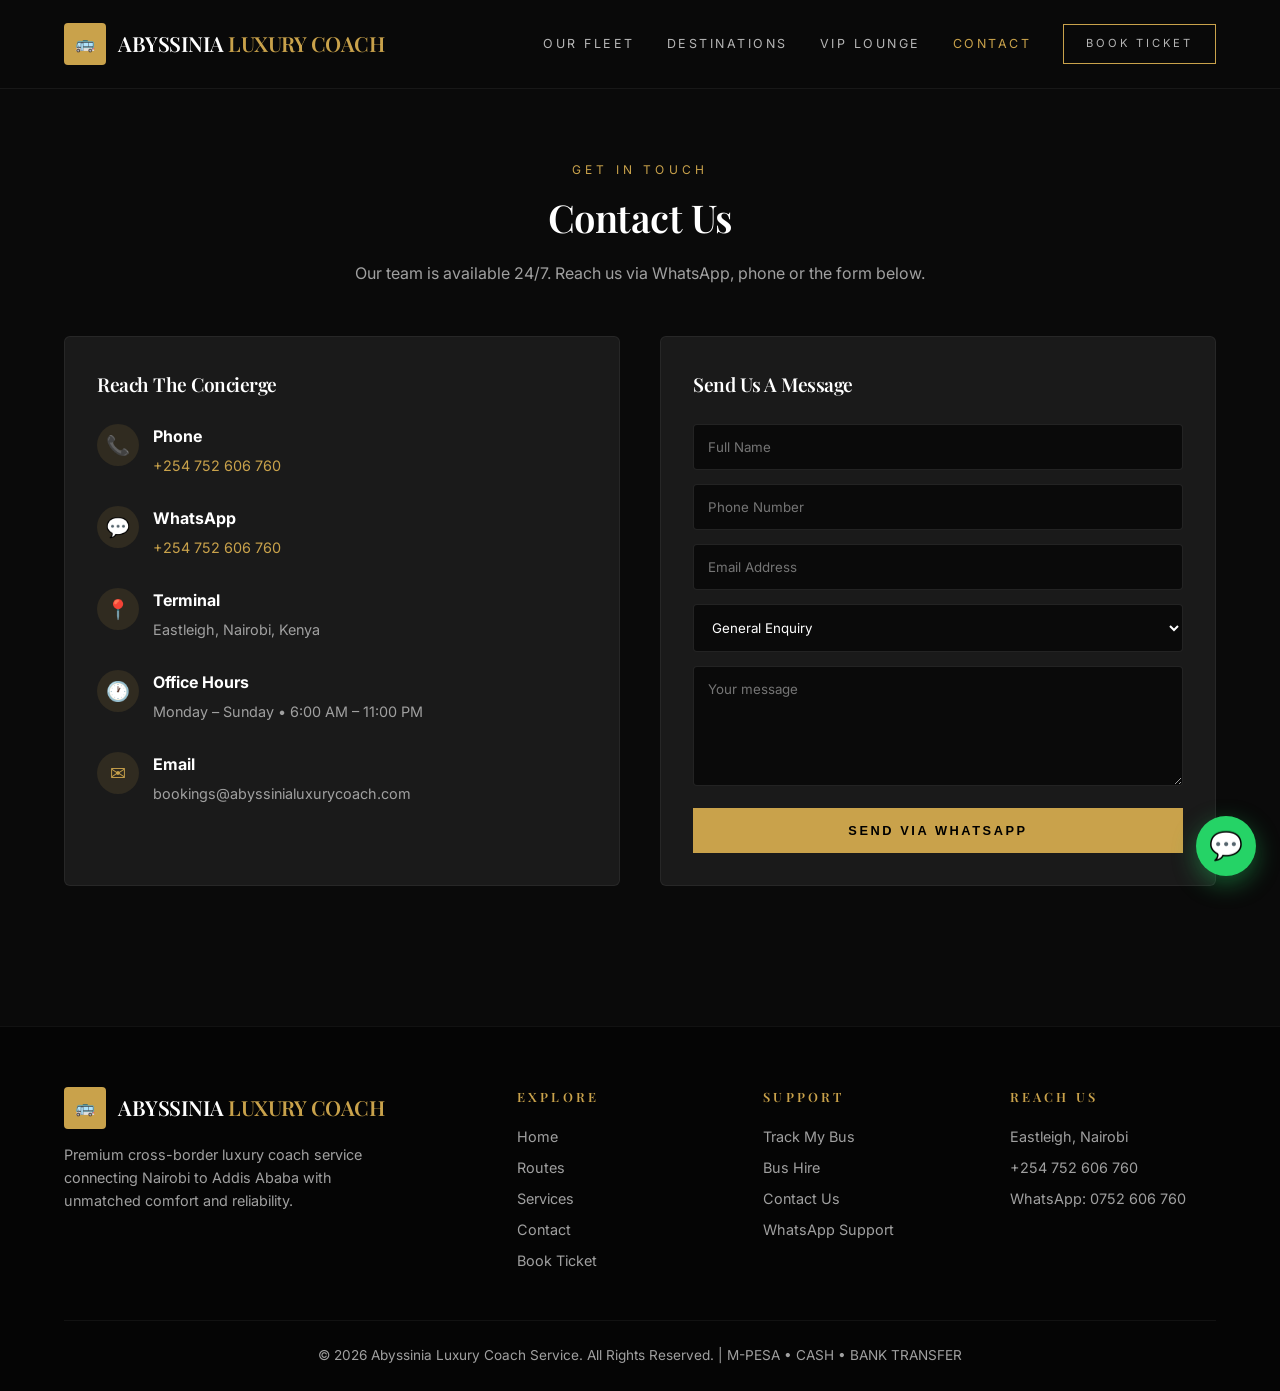
<file: contact.html>
<!doctype html><html lang="en"><head>
<meta charset="utf-8"><meta name="viewport" content="width=device-width,initial-scale=1">
<title>Contact | Abyssinia Luxury Coach</title>
<link href="https://fonts.googleapis.com/css2?family=Inter:wght@300;400;500;600;700&family=Playfair+Display:wght@500;600;700&display=swap" rel="stylesheet">
<link rel="stylesheet" href="styles.css">
</head><body>

<nav class="top"><div class="wrap">
<a href="index.html" class="logo"><div class="badge">🚌</div><h1>Abyssinia <span>Luxury Coach</span></h1></a>
<div class="menu"><a href="index.html" class="">Our Fleet</a><a href="routes.html" class="">Destinations</a><a href="services.html" class="">VIP Lounge</a><a href="contact.html" class="active">Contact</a><a href="book.html" class="btn-gold">Book Ticket</a></div>
</div></nav>

<section style="padding-top:160px"><div class="container">
<div class="subhead">Get In Touch</div>
<h2 class="title">Contact Us</h2>
<p class="intro">Our team is available 24/7. Reach us via WhatsApp, phone or the form below.</p>
<div class="contact-grid">
<div class="card">
<h3 style="color:#fff;margin-bottom:24px">Reach The Concierge</h3>
<div class="info-row"><div class="ic">📞</div><div><h5>Phone</h5><p><a href="tel:+254752606760" style="color:var(--gold)">+254 752 606 760</a></p></div></div>
<div class="info-row"><div class="ic">💬</div><div><h5>WhatsApp</h5><p><a href="https://wa.me/254752606760" style="color:var(--gold)">+254 752 606 760</a></p></div></div>
<div class="info-row"><div class="ic">📍</div><div><h5>Terminal</h5><p>Eastleigh, Nairobi, Kenya</p></div></div>
<div class="info-row"><div class="ic">🕐</div><div><h5>Office Hours</h5><p>Monday – Sunday • 6:00 AM – 11:00 PM</p></div></div>
<div class="info-row"><div class="ic">✉️</div><div><h5>Email</h5><p>bookings@abyssinialuxurycoach.com</p></div></div>
</div>
<div class="card">
<h3 style="color:#fff;margin-bottom:24px">Send Us A Message</h3>
<form onsubmit="sendContact(event)">
<input name="name" placeholder="Full Name" required>
<input name="phone" placeholder="Phone Number" required>
<input name="email" type="email" placeholder="Email Address">
<select name="topic"><option>General Enquiry</option><option>Booking Help</option><option>Bus Hire / Charter</option><option>Lost & Found</option><option>Feedback</option></select>
<textarea name="msg" placeholder="Your message" required></textarea>
<button type="submit" class="btn-fill" style="width:100%">Send via WhatsApp</button>
</form>
</div>
</div>
</div></section>
<script>
function sendContact(e){
e.preventDefault();const f=e.target;
const txt=`*New Enquiry — Abyssinia Luxury Coach*%0A%0A*Name:* ${f.name.value}%0A*Phone:* ${f.phone.value}%0A*Email:* ${f.email.value||'—'}%0A*Topic:* ${f.topic.value}%0A%0A*Message:*%0A${f.msg.value}`;
window.open(`https://wa.me/254752606760?text=${txt}`,'_blank');
}
</script>


<footer><div class="container">
<div class="cols">
<div>
<div class="logo"><div class="badge">🚌</div><h1>Abyssinia <span>Luxury Coach</span></h1></div>
<p style="margin-top:14px;max-width:340px">Premium cross-border luxury coach service connecting Nairobi to Addis Ababa with unmatched comfort and reliability.</p>
</div>
<div><h4>Explore</h4><a href="index.html">Home</a><a href="routes.html">Routes</a><a href="services.html">Services</a><a href="contact.html">Contact</a><a href="book.html">Book Ticket</a></div>
<div><h4>Support</h4><a href="#">Track My Bus</a><a href="#">Bus Hire</a><a href="contact.html">Contact Us</a><a href="https://wa.me/254752606760">WhatsApp Support</a></div>
<div><h4>Reach Us</h4><p>Eastleigh, Nairobi</p><a href="tel:+254752606760">+254 752 606 760</a><a href="https://wa.me/254752606760">WhatsApp: 0752 606 760</a></div>
</div>
<div class="copy">© 2026 Abyssinia Luxury Coach Service. All Rights Reserved. | M-PESA • CASH • BANK TRANSFER</div>
</div></footer>
<a href="https://wa.me/254752606760" class="whatsapp-float" target="_blank" title="Chat on WhatsApp">💬</a>

</body></html>
</file>
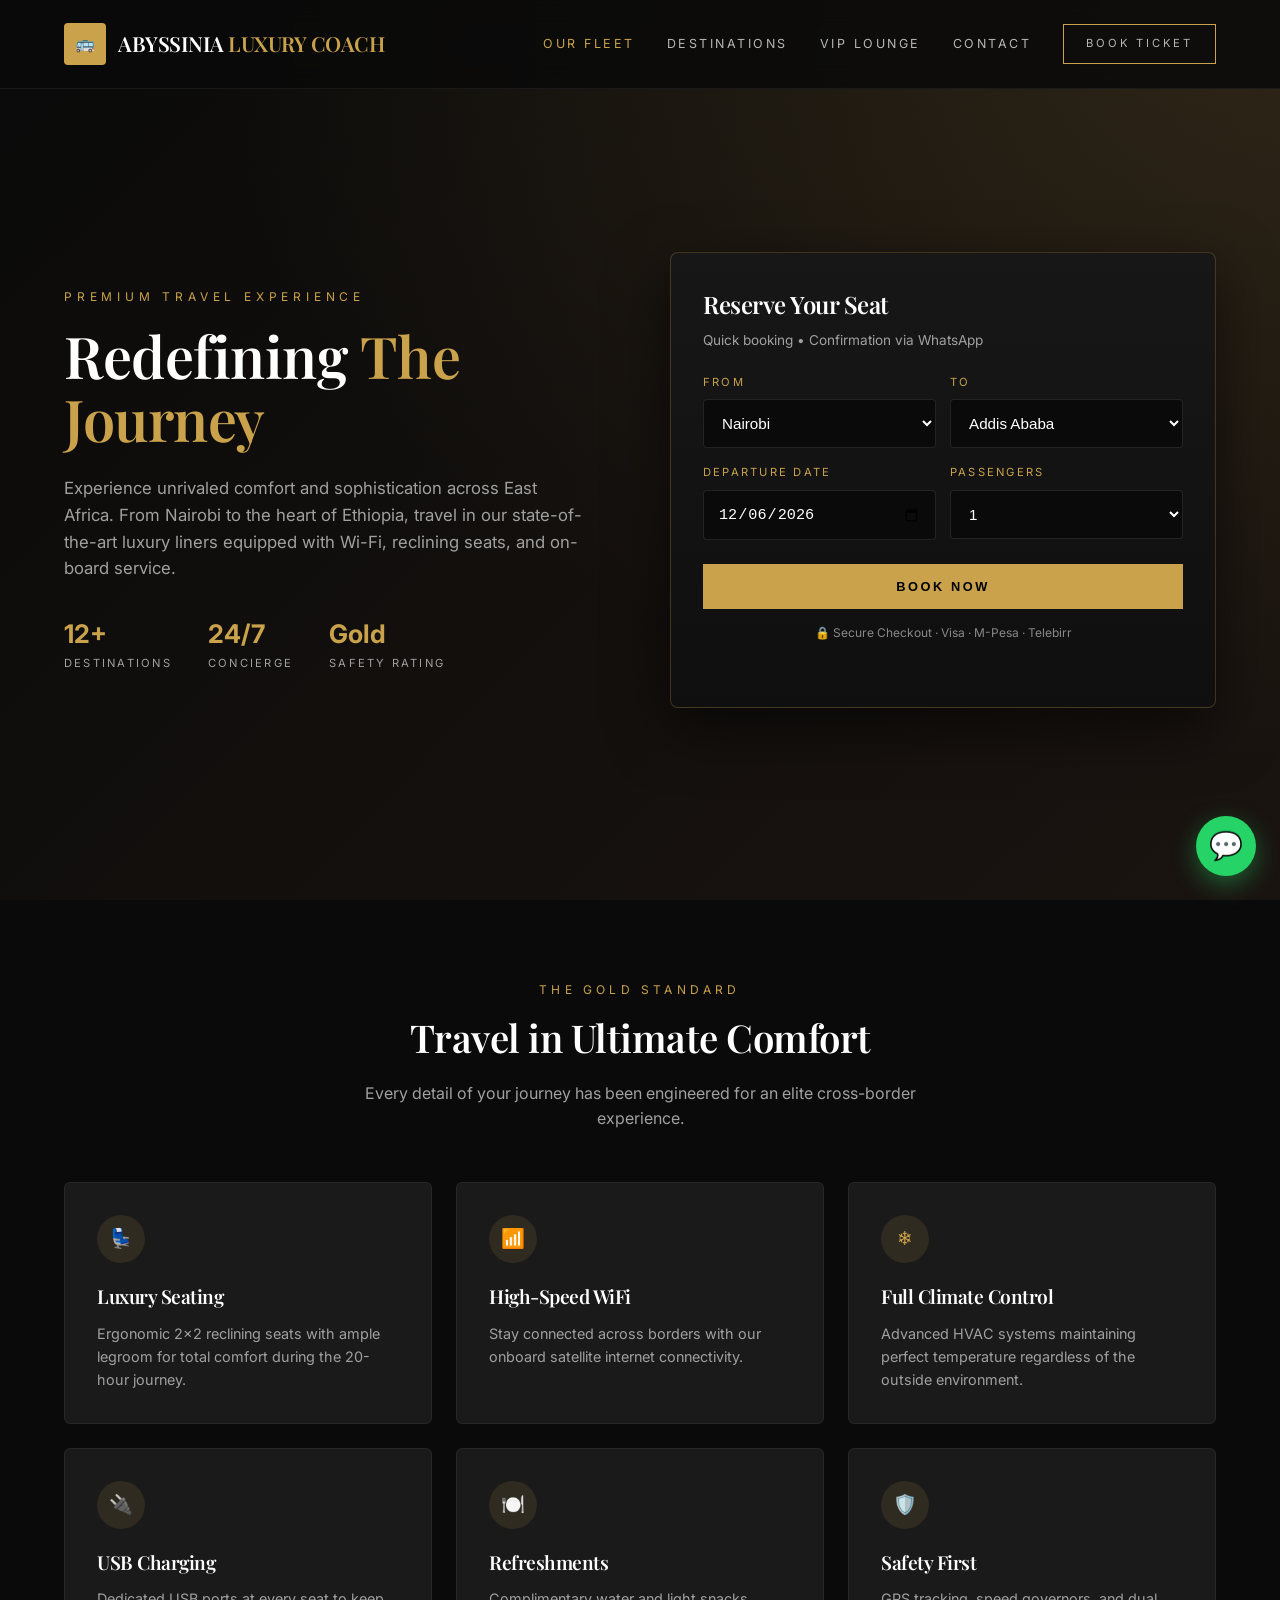
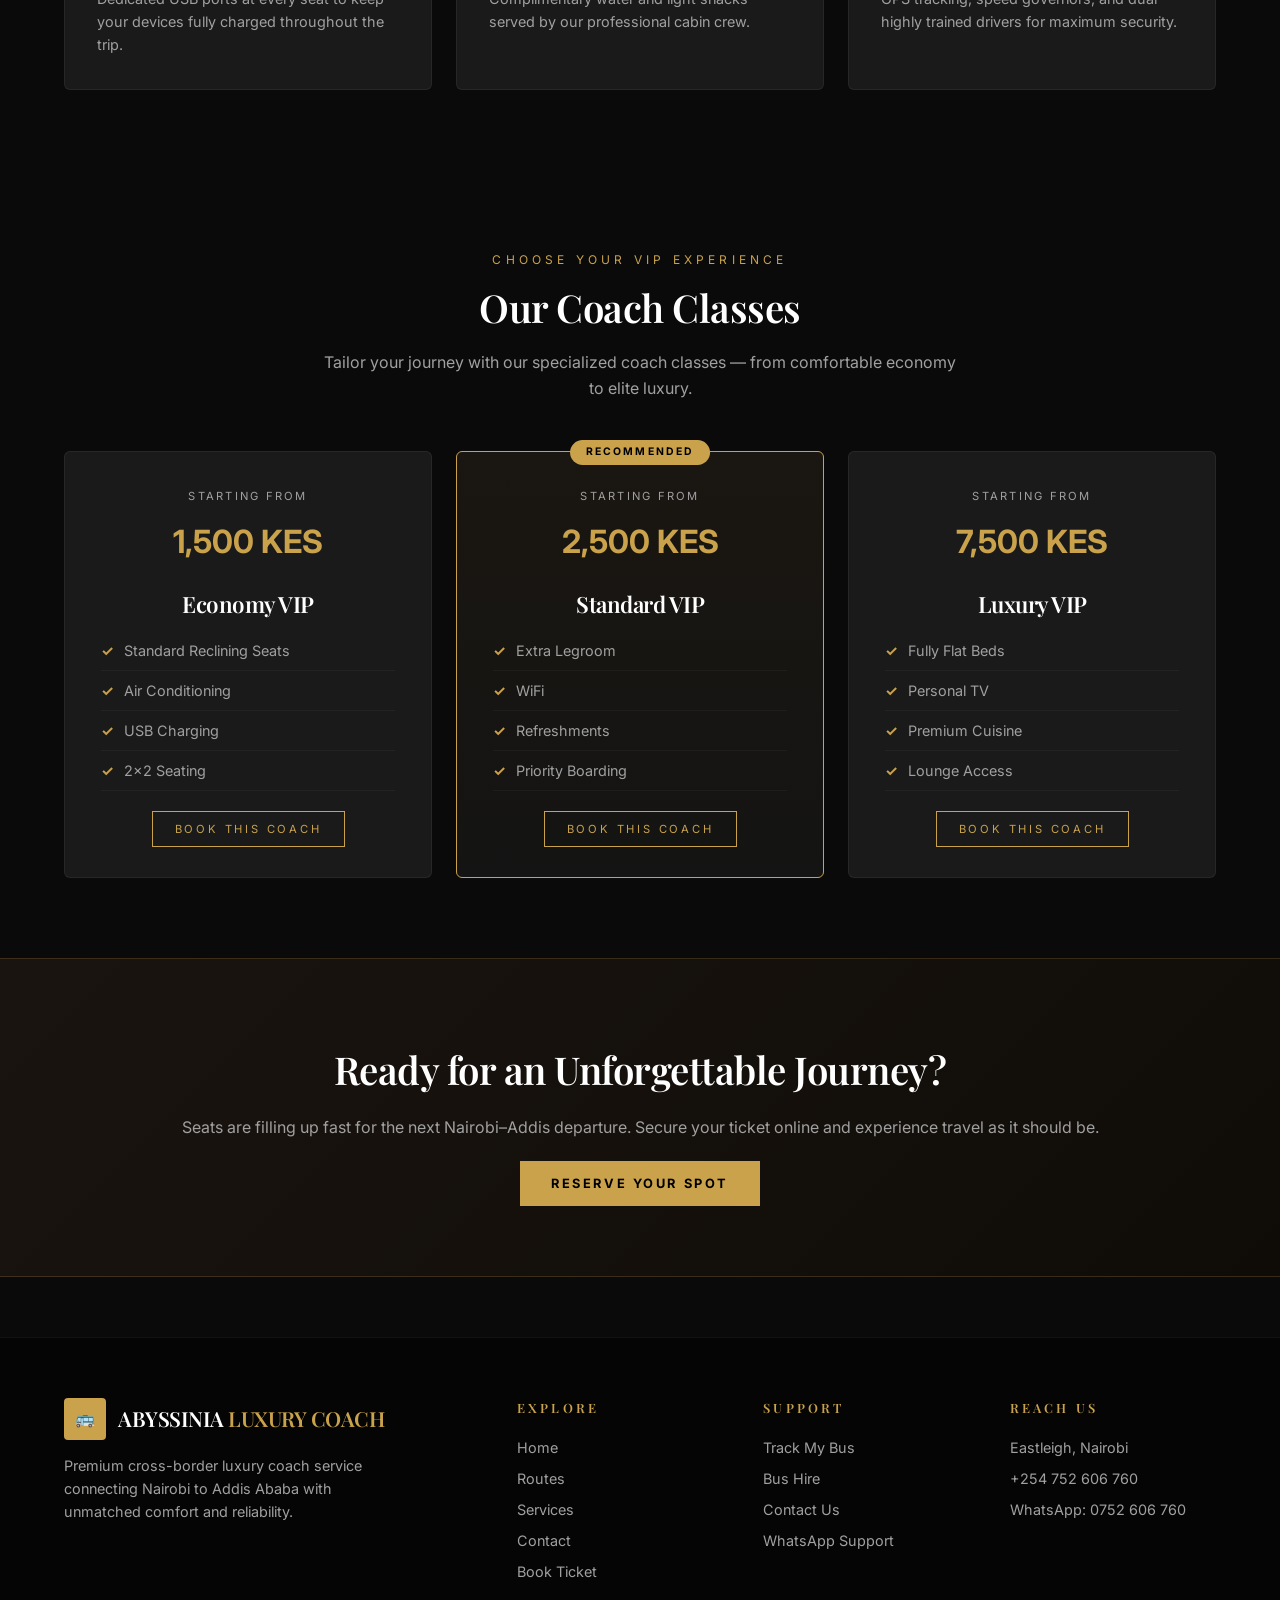
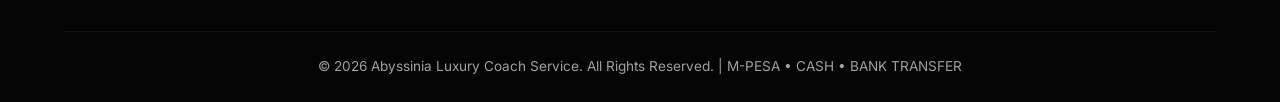
<file: index (8).html>
<!doctype html><html lang="en"><head>
<meta charset="utf-8"><meta name="viewport" content="width=device-width,initial-scale=1">
<title>Home | Abyssinia Luxury Coach</title>
<link href="https://fonts.googleapis.com/css2?family=Inter:wght@300;400;500;600;700&family=Playfair+Display:wght@500;600;700&display=swap" rel="stylesheet">
<link rel="stylesheet" href="styles.css">
</head><body>

<nav class="top"><div class="wrap">
<a href="index.html" class="logo"><div class="badge">🚌</div><h1>Abyssinia <span>Luxury Coach</span></h1></a>
<div class="menu"><a href="index.html" class="active">Our Fleet</a><a href="routes.html" class="">Destinations</a><a href="services.html" class="">VIP Lounge</a><a href="contact.html" class="">Contact</a><a href="book.html" class="btn-gold">Book Ticket</a></div>
</div></nav>

<section class="hero"><div class="container"><div class="grid">
<div>
<div class="label">Premium Travel Experience</div>
<h2>Redefining <span>The Journey</span></h2>
<p>Experience unrivaled comfort and sophistication across East Africa. From Nairobi to the heart of Ethiopia, travel in our state-of-the-art luxury liners equipped with Wi-Fi, reclining seats, and on-board service.</p>
<div class="stats">
<div class="stat"><div class="n">12+</div><div class="t">Destinations</div></div>
<div class="stat"><div class="n">24/7</div><div class="t">Concierge</div></div>
<div class="stat"><div class="n">Gold</div><div class="t">Safety Rating</div></div>
</div>
</div>

<div class="reservation">
<h3>Reserve Your Seat</h3>
<p class="sub">Quick booking • Confirmation via WhatsApp</p>
<form id="heroForm" onsubmit="goBook(event)">
<div class="two">
<div class="field"><label>From</label><select name="from"><option>Nairobi</option><option>Isiolo</option><option>Marsabit</option><option>Sololo</option><option>Moyale</option><option>Dalla</option><option>Hawassa</option><option>Addis Ababa</option></select></div>
<div class="field"><label>To</label><select name="to"><option >Nairobi</option><option >Isiolo</option><option >Marsabit</option><option >Sololo</option><option >Moyale</option><option >Dalla</option><option >Hawassa</option><option selected>Addis Ababa</option></select></div>
</div>
<div class="two">
<div class="field"><label>Departure Date</label><input type="date" name="date" required></div>
<div class="field"><label>Passengers</label><select name="pax"><option>1</option><option>2</option><option>3</option><option>4</option><option>5</option><option>6</option><option>7</option><option>8</option></select></div>
</div>
<button type="submit" class="btn-fill" style="width:100%;margin-top:8px">Book Now</button>
<p style="text-align:center;color:#888;font-size:.75rem;margin-top:14px">🔒 Secure Checkout · Visa · M-Pesa · Telebirr</p>
</form>
</div>
<script>
function goBook(e){e.preventDefault();const f=e.target;const q=new URLSearchParams({from:f.from.value,to:f.to.value,date:f.date.value,pax:f.pax.value});location.href='book.html?'+q;}
document.querySelector('#heroForm input[name=date]').valueAsDate=new Date(Date.now()+86400000);
</script>

</div></div></section>

<section><div class="container">
<div class="subhead">The Gold Standard</div>
<h2 class="title">Travel in Ultimate Comfort</h2>
<p class="intro">Every detail of your journey has been engineered for an elite cross-border experience.</p>
<div class="cards">
<div class="card"><div class="ic">💺</div><h3>Luxury Seating</h3><p>Ergonomic 2x2 reclining seats with ample legroom for total comfort during the 20-hour journey.</p></div>
<div class="card"><div class="ic">📶</div><h3>High-Speed WiFi</h3><p>Stay connected across borders with our onboard satellite internet connectivity.</p></div>
<div class="card"><div class="ic">❄️</div><h3>Full Climate Control</h3><p>Advanced HVAC systems maintaining perfect temperature regardless of the outside environment.</p></div>
<div class="card"><div class="ic">🔌</div><h3>USB Charging</h3><p>Dedicated USB ports at every seat to keep your devices fully charged throughout the trip.</p></div>
<div class="card"><div class="ic">🍽️</div><h3>Refreshments</h3><p>Complimentary water and light snacks served by our professional cabin crew.</p></div>
<div class="card"><div class="ic">🛡️</div><h3>Safety First</h3><p>GPS tracking, speed governors, and dual highly trained drivers for maximum security.</p></div>
</div></div></section>

<section><div class="container">
<div class="subhead">Choose Your VIP Experience</div>
<h2 class="title">Our Coach Classes</h2>
<p class="intro">Tailor your journey with our specialized coach classes — from comfortable economy to elite luxury.</p>
<div class="fleet">
<div class="ft"><div class="from">Starting From</div><div class="amt">1,500 KES</div><h4>Economy VIP</h4><ul><li>Standard Reclining Seats</li><li>Air Conditioning</li><li>USB Charging</li><li>2x2 Seating</li></ul><a href="book.html" class="btn-gold">Book This Coach</a></div>
<div class="ft featured"><div class="tag">Recommended</div><div class="from">Starting From</div><div class="amt">2,500 KES</div><h4>Standard VIP</h4><ul><li>Extra Legroom</li><li>WiFi</li><li>Refreshments</li><li>Priority Boarding</li></ul><a href="book.html" class="btn-gold">Book This Coach</a></div>
<div class="ft"><div class="from">Starting From</div><div class="amt">7,500 KES</div><h4>Luxury VIP</h4><ul><li>Fully Flat Beds</li><li>Personal TV</li><li>Premium Cuisine</li><li>Lounge Access</li></ul><a href="book.html" class="btn-gold">Book This Coach</a></div>
</div></div></section>

<div class="cta-band"><div class="container">
<h2>Ready for an Unforgettable Journey?</h2>
<p>Seats are filling up fast for the next Nairobi–Addis departure. Secure your ticket online and experience travel as it should be.</p>
<a href="book.html" class="btn-fill">Reserve Your Spot</a>
</div></div>


<footer><div class="container">
<div class="cols">
<div>
<div class="logo"><div class="badge">🚌</div><h1>Abyssinia <span>Luxury Coach</span></h1></div>
<p style="margin-top:14px;max-width:340px">Premium cross-border luxury coach service connecting Nairobi to Addis Ababa with unmatched comfort and reliability.</p>
</div>
<div><h4>Explore</h4><a href="index.html">Home</a><a href="routes.html">Routes</a><a href="services.html">Services</a><a href="contact.html">Contact</a><a href="book.html">Book Ticket</a></div>
<div><h4>Support</h4><a href="#">Track My Bus</a><a href="#">Bus Hire</a><a href="contact.html">Contact Us</a><a href="https://wa.me/254752606760">WhatsApp Support</a></div>
<div><h4>Reach Us</h4><p>Eastleigh, Nairobi</p><a href="tel:+254752606760">+254 752 606 760</a><a href="https://wa.me/254752606760">WhatsApp: 0752 606 760</a></div>
</div>
<div class="copy">© 2026 Abyssinia Luxury Coach Service. All Rights Reserved. | M-PESA • CASH • BANK TRANSFER</div>
</div></footer>
<a href="https://wa.me/254752606760" class="whatsapp-float" target="_blank" title="Chat on WhatsApp">💬</a>

</body></html>
</file>
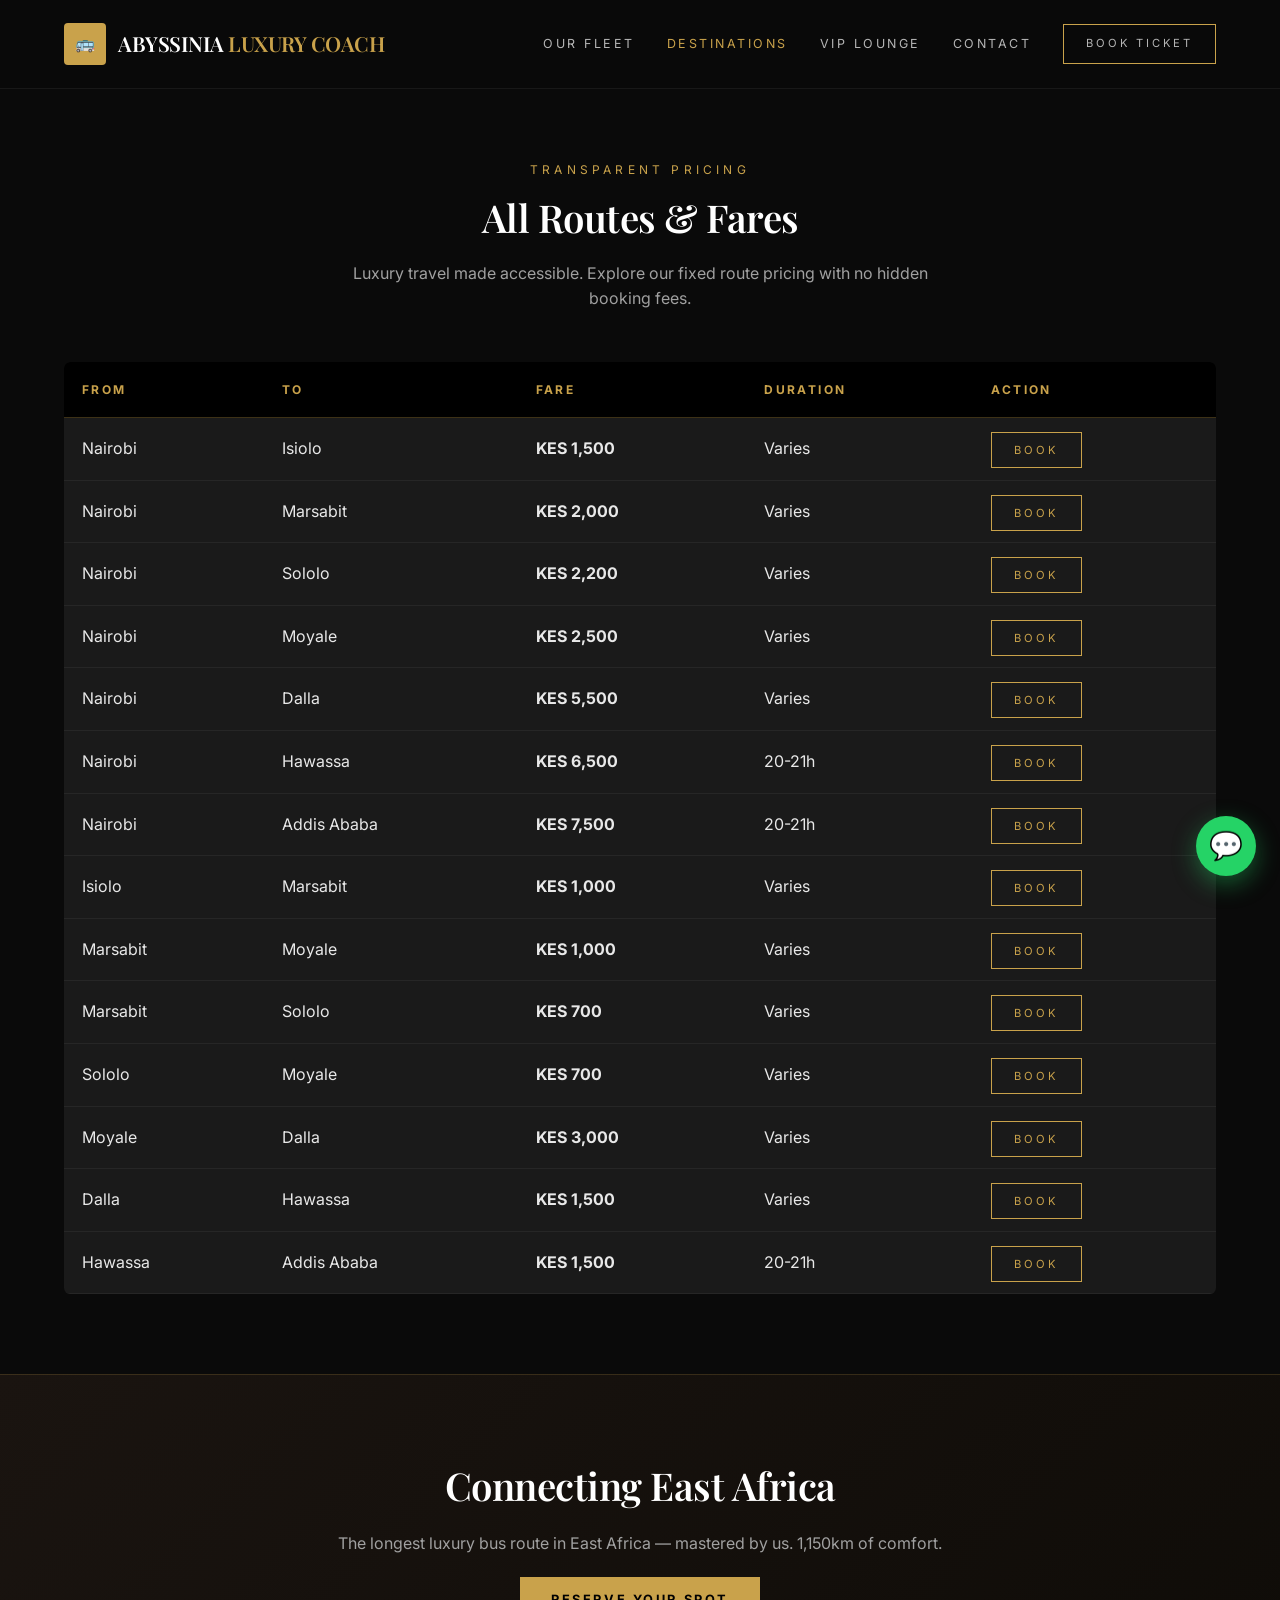
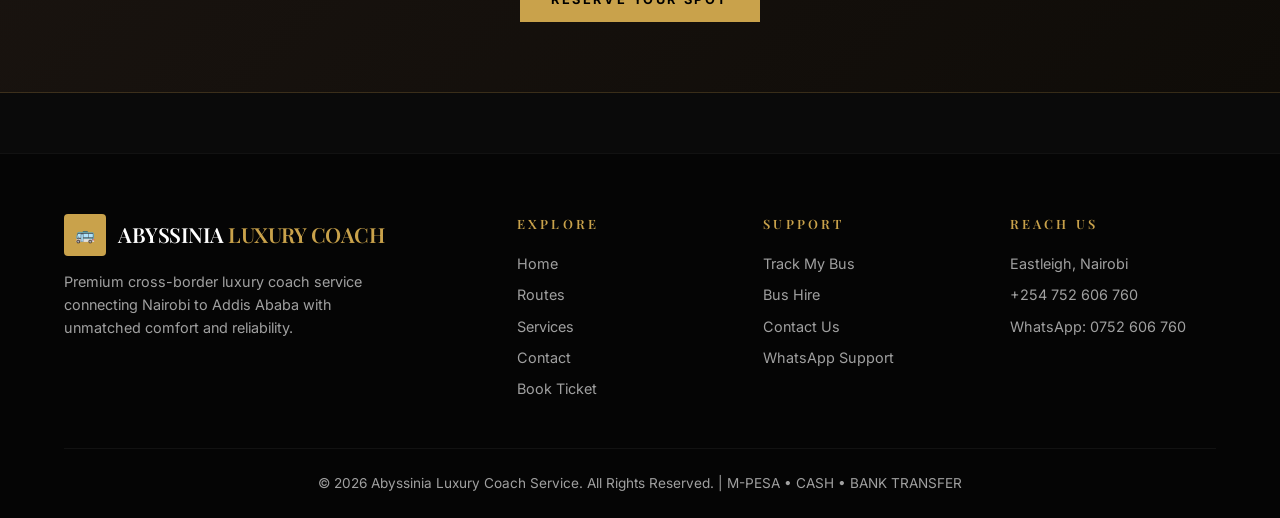
<file: routes.html>
<!doctype html><html lang="en"><head>
<meta charset="utf-8"><meta name="viewport" content="width=device-width,initial-scale=1">
<title>Routes | Abyssinia Luxury Coach</title>
<link href="https://fonts.googleapis.com/css2?family=Inter:wght@300;400;500;600;700&family=Playfair+Display:wght@500;600;700&display=swap" rel="stylesheet">
<link rel="stylesheet" href="styles.css">
</head><body>

<nav class="top"><div class="wrap">
<a href="index.html" class="logo"><div class="badge">🚌</div><h1>Abyssinia <span>Luxury Coach</span></h1></a>
<div class="menu"><a href="index.html" class="">Our Fleet</a><a href="routes.html" class="active">Destinations</a><a href="services.html" class="">VIP Lounge</a><a href="contact.html" class="">Contact</a><a href="book.html" class="btn-gold">Book Ticket</a></div>
</div></nav>

<section style="padding-top:160px"><div class="container">
<div class="subhead">Transparent Pricing</div>
<h2 class="title">All Routes & Fares</h2>
<p class="intro">Luxury travel made accessible. Explore our fixed route pricing with no hidden booking fees.</p>
<table class="routes">
<thead><tr><th>From</th><th>To</th><th>Fare</th><th>Duration</th><th>Action</th></tr></thead>
<tbody><tr><td>Nairobi</td><td>Isiolo</td><td class="price">KES 1,500</td><td>Varies</td><td><a href="book.html?from=Nairobi&to=Isiolo" class="btn-gold">Book</a></td></tr><tr><td>Nairobi</td><td>Marsabit</td><td class="price">KES 2,000</td><td>Varies</td><td><a href="book.html?from=Nairobi&to=Marsabit" class="btn-gold">Book</a></td></tr><tr><td>Nairobi</td><td>Sololo</td><td class="price">KES 2,200</td><td>Varies</td><td><a href="book.html?from=Nairobi&to=Sololo" class="btn-gold">Book</a></td></tr><tr><td>Nairobi</td><td>Moyale</td><td class="price">KES 2,500</td><td>Varies</td><td><a href="book.html?from=Nairobi&to=Moyale" class="btn-gold">Book</a></td></tr><tr><td>Nairobi</td><td>Dalla</td><td class="price">KES 5,500</td><td>Varies</td><td><a href="book.html?from=Nairobi&to=Dalla" class="btn-gold">Book</a></td></tr><tr><td>Nairobi</td><td>Hawassa</td><td class="price">KES 6,500</td><td>20-21h</td><td><a href="book.html?from=Nairobi&to=Hawassa" class="btn-gold">Book</a></td></tr><tr><td>Nairobi</td><td>Addis Ababa</td><td class="price">KES 7,500</td><td>20-21h</td><td><a href="book.html?from=Nairobi&to=Addis Ababa" class="btn-gold">Book</a></td></tr><tr><td>Isiolo</td><td>Marsabit</td><td class="price">KES 1,000</td><td>Varies</td><td><a href="book.html?from=Isiolo&to=Marsabit" class="btn-gold">Book</a></td></tr><tr><td>Marsabit</td><td>Moyale</td><td class="price">KES 1,000</td><td>Varies</td><td><a href="book.html?from=Marsabit&to=Moyale" class="btn-gold">Book</a></td></tr><tr><td>Marsabit</td><td>Sololo</td><td class="price">KES 700</td><td>Varies</td><td><a href="book.html?from=Marsabit&to=Sololo" class="btn-gold">Book</a></td></tr><tr><td>Sololo</td><td>Moyale</td><td class="price">KES 700</td><td>Varies</td><td><a href="book.html?from=Sololo&to=Moyale" class="btn-gold">Book</a></td></tr><tr><td>Moyale</td><td>Dalla</td><td class="price">KES 3,000</td><td>Varies</td><td><a href="book.html?from=Moyale&to=Dalla" class="btn-gold">Book</a></td></tr><tr><td>Dalla</td><td>Hawassa</td><td class="price">KES 1,500</td><td>Varies</td><td><a href="book.html?from=Dalla&to=Hawassa" class="btn-gold">Book</a></td></tr><tr><td>Hawassa</td><td>Addis Ababa</td><td class="price">KES 1,500</td><td>20-21h</td><td><a href="book.html?from=Hawassa&to=Addis Ababa" class="btn-gold">Book</a></td></tr></tbody>
</table>
</div></section>
<div class="cta-band"><div class="container">
<h2>Connecting East Africa</h2>
<p>The longest luxury bus route in East Africa — mastered by us. 1,150km of comfort.</p>
<a href="book.html" class="btn-fill">Reserve Your Spot</a>
</div></div>


<footer><div class="container">
<div class="cols">
<div>
<div class="logo"><div class="badge">🚌</div><h1>Abyssinia <span>Luxury Coach</span></h1></div>
<p style="margin-top:14px;max-width:340px">Premium cross-border luxury coach service connecting Nairobi to Addis Ababa with unmatched comfort and reliability.</p>
</div>
<div><h4>Explore</h4><a href="index.html">Home</a><a href="routes.html">Routes</a><a href="services.html">Services</a><a href="contact.html">Contact</a><a href="book.html">Book Ticket</a></div>
<div><h4>Support</h4><a href="#">Track My Bus</a><a href="#">Bus Hire</a><a href="contact.html">Contact Us</a><a href="https://wa.me/254752606760">WhatsApp Support</a></div>
<div><h4>Reach Us</h4><p>Eastleigh, Nairobi</p><a href="tel:+254752606760">+254 752 606 760</a><a href="https://wa.me/254752606760">WhatsApp: 0752 606 760</a></div>
</div>
<div class="copy">© 2026 Abyssinia Luxury Coach Service. All Rights Reserved. | M-PESA • CASH • BANK TRANSFER</div>
</div></footer>
<a href="https://wa.me/254752606760" class="whatsapp-float" target="_blank" title="Chat on WhatsApp">💬</a>

</body></html>
</file>
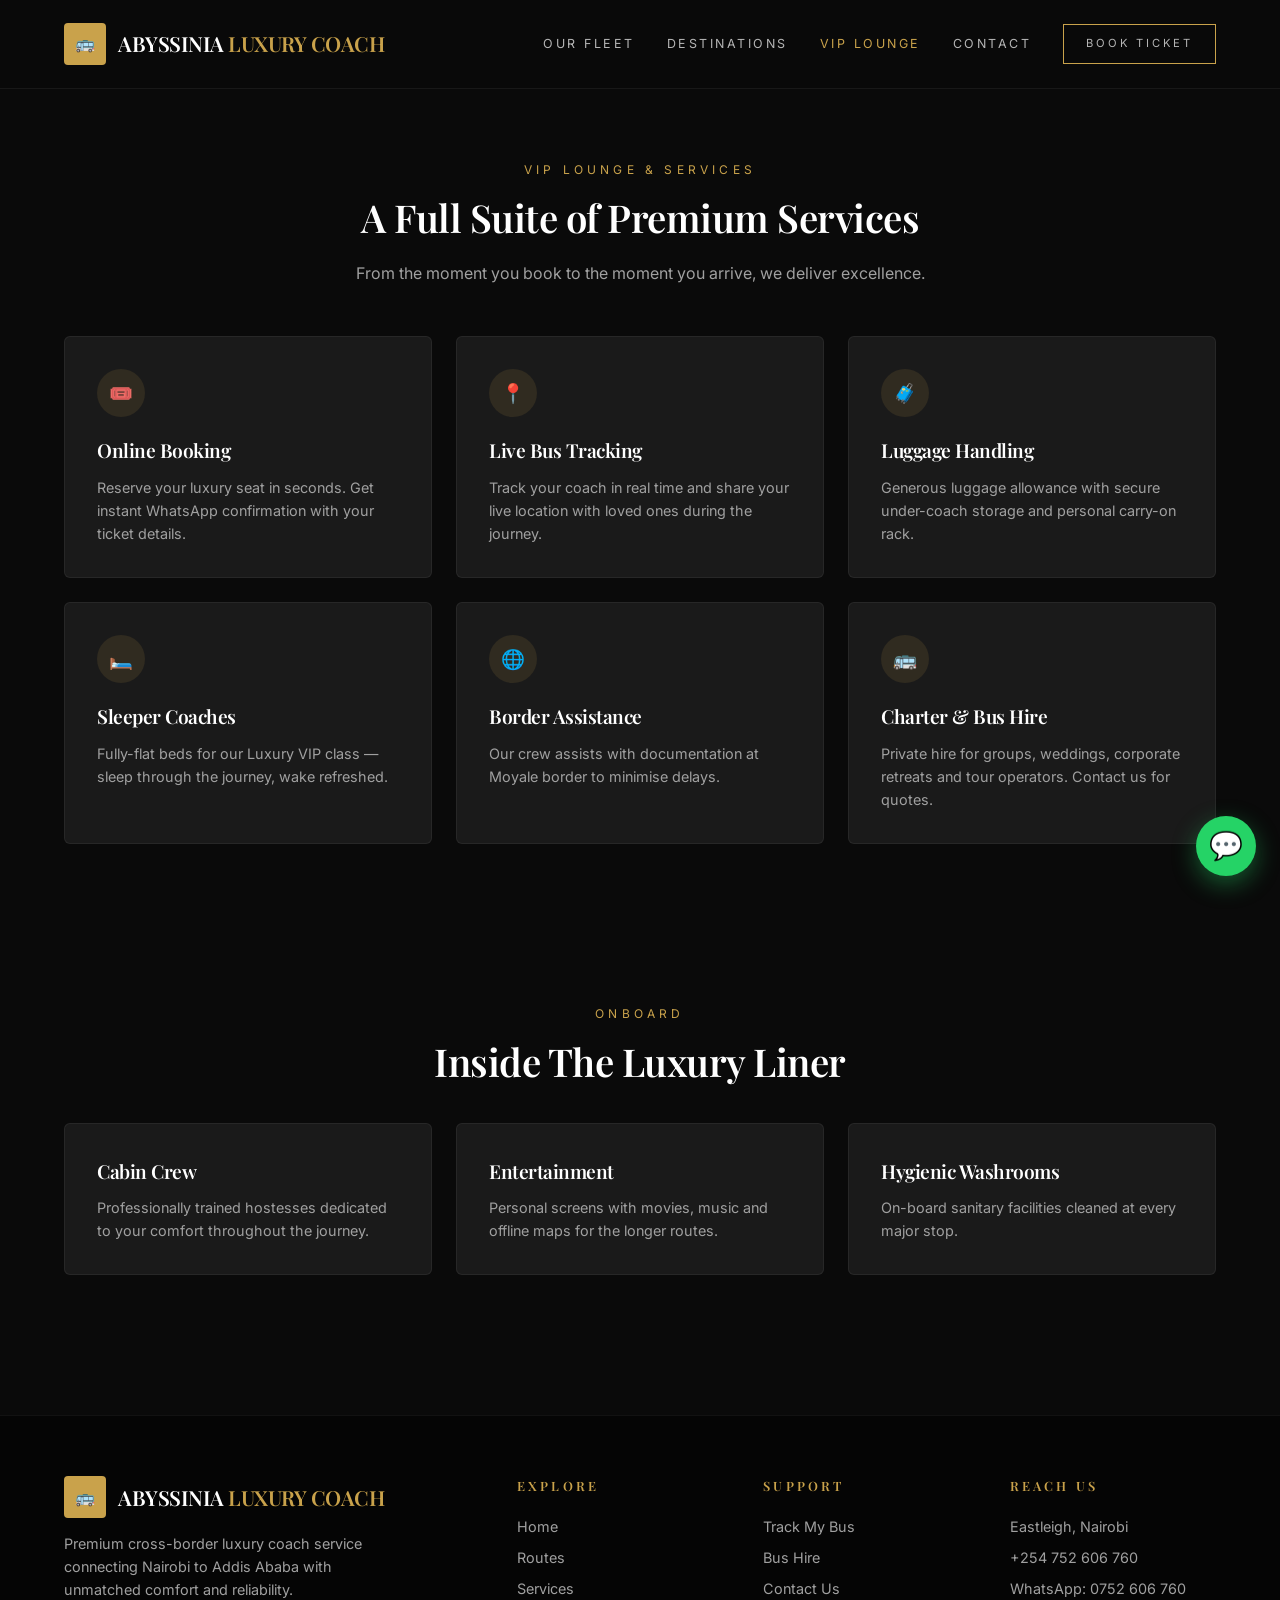
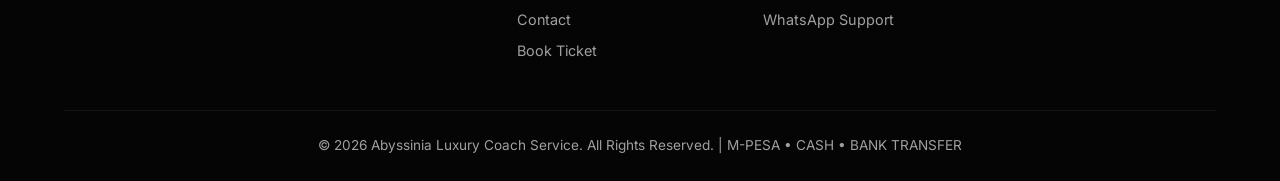
<file: services.html>
<!doctype html><html lang="en"><head>
  <!-- Google tag (gtag.js) -->
<script async src="https://www.googletagmanager.com/gtag/js?id=AW-17893100980"></script>
<script>
  window.dataLayer = window.dataLayer || [];
  function gtag(){dataLayer.push(arguments);}
  gtag('js', new Date());

  gtag('config', 'AW-17893100980');
</script>
<meta charset="utf-8"><meta name="viewport" content="width=device-width,initial-scale=1">
<title>Services | Abyssinia Luxury Coach</title>
<link href="https://fonts.googleapis.com/css2?family=Inter:wght@300;400;500;600;700&family=Playfair+Display:wght@500;600;700&display=swap" rel="stylesheet">
<link rel="stylesheet" href="styles.css">
</head><body>

<nav class="top"><div class="wrap">
<a href="index.html" class="logo"><div class="badge">🚌</div><h1>Abyssinia <span>Luxury Coach</span></h1></a>
<div class="menu"><a href="index.html" class="">Our Fleet</a><a href="routes.html" class="">Destinations</a><a href="services.html" class="active">VIP Lounge</a><a href="contact.html" class="">Contact</a><a href="book.html" class="btn-gold">Book Ticket</a></div>
</div></nav>

<section style="padding-top:160px"><div class="container">
<div class="subhead">VIP Lounge & Services</div>
<h2 class="title">A Full Suite of Premium Services</h2>
<p class="intro">From the moment you book to the moment you arrive, we deliver excellence.</p>
<div class="cards">
<div class="card"><div class="ic">🎟️</div><h3>Online Booking</h3><p>Reserve your luxury seat in seconds. Get instant WhatsApp confirmation with your ticket details.</p></div>
<div class="card"><div class="ic">📍</div><h3>Live Bus Tracking</h3><p>Track your coach in real time and share your live location with loved ones during the journey.</p></div>
<div class="card"><div class="ic">🧳</div><h3>Luggage Handling</h3><p>Generous luggage allowance with secure under-coach storage and personal carry-on rack.</p></div>
<div class="card"><div class="ic">🛏️</div><h3>Sleeper Coaches</h3><p>Fully-flat beds for our Luxury VIP class — sleep through the journey, wake refreshed.</p></div>
<div class="card"><div class="ic">🌐</div><h3>Border Assistance</h3><p>Our crew assists with documentation at Moyale border to minimise delays.</p></div>
<div class="card"><div class="ic">🚌</div><h3>Charter & Bus Hire</h3><p>Private hire for groups, weddings, corporate retreats and tour operators. Contact us for quotes.</p></div>
</div>
</div></section>

<section><div class="container">
<div class="subhead">Onboard</div>
<h2 class="title">Inside The Luxury Liner</h2>
<div class="cards" style="margin-top:30px">
<div class="card"><h3>Cabin Crew</h3><p>Professionally trained hostesses dedicated to your comfort throughout the journey.</p></div>
<div class="card"><h3>Entertainment</h3><p>Personal screens with movies, music and offline maps for the longer routes.</p></div>
<div class="card"><h3>Hygienic Washrooms</h3><p>On-board sanitary facilities cleaned at every major stop.</p></div>
</div>
</div></section>


<footer><div class="container">
<div class="cols">
<div>
<div class="logo"><div class="badge">🚌</div><h1>Abyssinia <span>Luxury Coach</span></h1></div>
<p style="margin-top:14px;max-width:340px">Premium cross-border luxury coach service connecting Nairobi to Addis Ababa with unmatched comfort and reliability.</p>
</div>
<div><h4>Explore</h4><a href="index.html">Home</a><a href="routes.html">Routes</a><a href="services.html">Services</a><a href="contact.html">Contact</a><a href="book.html">Book Ticket</a></div>
<div><h4>Support</h4><a href="#">Track My Bus</a><a href="#">Bus Hire</a><a href="contact.html">Contact Us</a><a href="https://wa.me/254752606760">WhatsApp Support</a></div>
<div><h4>Reach Us</h4><p>Eastleigh, Nairobi</p><a href="tel:+254752606760">+254 752 606 760</a><a href="https://wa.me/254752606760">WhatsApp: 0752 606 760</a></div>
</div>
<div class="copy">© 2026 Abyssinia Luxury Coach Service. All Rights Reserved. | M-PESA • CASH • BANK TRANSFER</div>
</div></footer>
<a href="https://wa.me/254752606760" class="whatsapp-float" target="_blank" title="Chat on WhatsApp">💬</a>

</body></html>
</file>
<file: styles.css>
:root{--gold:#c9a24b;--gold-2:#e4c779;--black:#0a0a0a;--grey:#141414;--card:#1a1a1a;--text:#e8e8e8;--muted:#a0a0a0}
*{box-sizing:border-box;margin:0;padding:0}
body{font-family:'Inter',system-ui,sans-serif;background:var(--black);color:var(--text);line-height:1.6}
h1,h2,h3,h4{font-family:'Playfair Display',Georgia,serif;font-weight:600;letter-spacing:-.5px}
a{color:inherit;text-decoration:none}
.container{max-width:1200px;margin:0 auto;padding:0 24px}
nav.top{position:fixed;top:0;left:0;right:0;z-index:100;background:rgba(10,10,10,.85);backdrop-filter:blur(12px);border-bottom:1px solid rgba(255,255,255,.06)}
nav.top .wrap{display:flex;justify-content:space-between;align-items:center;height:88px;max-width:1200px;margin:0 auto;padding:0 24px}
.logo{display:flex;align-items:center;gap:12px}
.logo .badge{width:42px;height:42px;background:var(--gold);display:flex;align-items:center;justify-content:center;border-radius:4px;color:#000;font-weight:900}
.logo h1{font-size:1.3rem;text-transform:uppercase;color:#fff}
.logo h1 span{color:var(--gold)}
.menu{display:flex;gap:32px;align-items:center;font-size:.78rem;letter-spacing:.2em;text-transform:uppercase}
.menu a{color:rgba(255,255,255,.7);transition:.3s}
.menu a:hover,.menu a.active{color:var(--gold)}
.btn-gold{border:1px solid var(--gold);color:var(--gold);padding:10px 22px;font-size:.7rem;letter-spacing:.25em;text-transform:uppercase;transition:.3s;cursor:pointer;background:transparent}
.btn-gold:hover{background:var(--gold);color:#000}
.btn-fill{background:var(--gold);color:#000;border:1px solid var(--gold);padding:14px 30px;font-size:.8rem;letter-spacing:.2em;text-transform:uppercase;font-weight:700;cursor:pointer;transition:.3s}
.btn-fill:hover{background:var(--gold-2)}
.hero{min-height:100vh;display:flex;align-items:center;padding-top:120px;padding-bottom:60px;background:linear-gradient(135deg,#0a0a0a 0%,#1a1410 100%);position:relative;overflow:hidden}
.hero::before{content:'';position:absolute;inset:0;background:radial-gradient(ellipse at top right,rgba(201,162,75,.15),transparent 60%)}
.hero .grid{display:grid;grid-template-columns:1fr 1fr;gap:60px;align-items:center;position:relative;z-index:1}
.hero .label{color:var(--gold);font-size:.75rem;letter-spacing:.4em;text-transform:uppercase;margin-bottom:18px}
.hero h2{font-size:3.6rem;color:#fff;line-height:1.1;margin-bottom:24px}
.hero h2 span{color:var(--gold)}
.hero p{color:var(--muted);font-size:1.05rem;margin-bottom:32px;max-width:520px}
.stats{display:flex;gap:36px;flex-wrap:wrap}
.stat .n{color:var(--gold);font-size:1.6rem;font-weight:700}
.stat .t{font-size:.7rem;letter-spacing:.2em;text-transform:uppercase;color:var(--muted)}
.reservation{background:linear-gradient(180deg,#171717,#0f0f0f);border:1px solid rgba(201,162,75,.25);border-radius:8px;padding:32px;box-shadow:0 20px 60px rgba(0,0,0,.6)}
.reservation h3{color:#fff;font-size:1.5rem;margin-bottom:6px}
.reservation .sub{color:var(--muted);font-size:.85rem;margin-bottom:22px}
.field{margin-bottom:16px}
.field label{display:block;font-size:.7rem;letter-spacing:.2em;text-transform:uppercase;color:var(--gold);margin-bottom:8px}
.field input,.field select{width:100%;padding:14px;background:#0a0a0a;border:1px solid rgba(255,255,255,.1);color:#fff;border-radius:4px;font-size:.95rem}
.field input:focus,.field select:focus{outline:none;border-color:var(--gold)}
.two{display:grid;grid-template-columns:1fr 1fr;gap:14px}
section{padding:80px 0}
section h2.title{font-size:2.4rem;color:#fff;text-align:center;margin-bottom:12px}
section .subhead{color:var(--gold);font-size:.75rem;letter-spacing:.35em;text-transform:uppercase;text-align:center;margin-bottom:8px}
section p.intro{color:var(--muted);text-align:center;max-width:640px;margin:0 auto 50px}
.cards{display:grid;grid-template-columns:repeat(3,1fr);gap:24px}
.card{background:var(--card);border:1px solid rgba(255,255,255,.06);padding:32px;border-radius:6px;transition:.3s}
.card:hover{border-color:var(--gold);transform:translateY(-4px)}
.card .ic{width:48px;height:48px;background:rgba(201,162,75,.12);color:var(--gold);display:flex;align-items:center;justify-content:center;border-radius:50%;margin-bottom:18px;font-size:1.2rem}
.card h3{color:#fff;font-size:1.2rem;margin-bottom:10px}
.card p{color:var(--muted);font-size:.9rem}
table.routes{width:100%;border-collapse:collapse;background:var(--card);border-radius:6px;overflow:hidden}
table.routes th{background:#000;color:var(--gold);padding:18px;text-align:left;font-size:.75rem;letter-spacing:.2em;text-transform:uppercase;border-bottom:1px solid rgba(201,162,75,.3)}
table.routes td{padding:18px;border-bottom:1px solid rgba(255,255,255,.05);color:var(--text)}
table.routes tr:hover{background:rgba(201,162,75,.05)}
.price{color:var(--gold);font-weight:700}
.fleet{display:grid;grid-template-columns:repeat(3,1fr);gap:24px;margin-top:40px}
.fleet .ft{background:var(--card);border:1px solid rgba(255,255,255,.06);border-radius:6px;padding:36px;text-align:center;position:relative}
.fleet .ft.featured{border-color:var(--gold);background:linear-gradient(180deg,#1a1611,#141414)}
.fleet .ft .tag{position:absolute;top:-12px;left:50%;transform:translateX(-50%);background:var(--gold);color:#000;padding:4px 16px;font-size:.65rem;letter-spacing:.2em;text-transform:uppercase;font-weight:700;border-radius:20px}
.fleet .ft h4{color:#fff;font-size:1.4rem;margin:8px 0}
.fleet .ft .from{color:var(--muted);font-size:.7rem;letter-spacing:.2em;text-transform:uppercase}
.fleet .ft .amt{color:var(--gold);font-size:2rem;font-weight:700;margin:10px 0 20px}
.fleet .ft ul{list-style:none;text-align:left;margin-bottom:24px}
.fleet .ft ul li{padding:8px 0;color:var(--muted);font-size:.9rem;border-bottom:1px solid rgba(255,255,255,.04)}
.fleet .ft ul li::before{content:'✓';color:var(--gold);margin-right:10px;font-weight:700}
footer{background:#050505;border-top:1px solid rgba(255,255,255,.05);padding:60px 0 24px;margin-top:60px}
footer .cols{display:grid;grid-template-columns:2fr 1fr 1fr 1fr;gap:40px;margin-bottom:40px}
footer h4{color:var(--gold);font-size:.8rem;letter-spacing:.25em;text-transform:uppercase;margin-bottom:18px}
footer a,footer p{color:var(--muted);font-size:.9rem;display:block;margin-bottom:8px}
footer a:hover{color:var(--gold)}
footer .copy{text-align:center;color:var(--muted);font-size:.85rem;padding-top:24px;border-top:1px solid rgba(255,255,255,.05)}
.cta-band{background:linear-gradient(135deg,#1a1410,#0f0c08);padding:80px 0;text-align:center;border-top:1px solid rgba(201,162,75,.2);border-bottom:1px solid rgba(201,162,75,.2)}
.cta-band h2{font-size:2.4rem;color:#fff;margin-bottom:14px}
.cta-band p{color:var(--muted);margin-bottom:30px}
.whatsapp-float{position:fixed;bottom:24px;right:24px;background:#25D366;color:#fff;width:60px;height:60px;border-radius:50%;display:flex;align-items:center;justify-content:center;font-size:1.7rem;box-shadow:0 8px 24px rgba(37,211,102,.4);z-index:80;transition:.3s}
.whatsapp-float:hover{transform:scale(1.08)}
.contact-grid{display:grid;grid-template-columns:1fr 1fr;gap:40px;margin-top:40px}
.contact-grid .card form input,.contact-grid .card form textarea,.contact-grid .card form select{width:100%;padding:14px;background:#0a0a0a;border:1px solid rgba(255,255,255,.1);color:#fff;border-radius:4px;margin-bottom:14px;font-family:inherit}
.contact-grid .card form textarea{min-height:120px;resize:vertical}
.info-row{display:flex;gap:14px;align-items:flex-start;margin-bottom:22px}
.info-row .ic{flex-shrink:0;width:42px;height:42px;background:rgba(201,162,75,.12);color:var(--gold);display:flex;align-items:center;justify-content:center;border-radius:50%}
.info-row h5{color:#fff;font-size:1rem;margin-bottom:4px}
.info-row p{color:var(--muted);font-size:.9rem}
.bus-layout{background:linear-gradient(180deg,#111,#0a0a0a);border:1px solid rgba(255,255,255,.08);border-radius:12px;padding:30px;max-width:480px;margin:0 auto}
.bus-front{text-align:center;color:var(--gold);font-size:.7rem;letter-spacing:.3em;text-transform:uppercase;padding:14px;border-bottom:1px dashed rgba(201,162,75,.3);margin-bottom:20px}
.seats{display:grid;grid-template-columns:repeat(5,1fr);gap:10px;justify-items:center}
.seat{width:46px;height:46px;background:#222;color:#bbb;border:1px solid rgba(255,255,255,.1);border-radius:6px;display:flex;align-items:center;justify-content:center;font-size:.75rem;cursor:pointer;transition:.2s;font-weight:600}
.seat:hover{border-color:var(--gold);color:var(--gold)}
.seat.occupied{background:#3a1818;color:#7a3333;cursor:not-allowed;border-color:#502020}
.seat.selected{background:var(--gold);color:#000;border-color:var(--gold)}
.seat.aisle{visibility:hidden}
.legend{display:flex;gap:18px;justify-content:center;margin-top:20px;font-size:.75rem;color:var(--muted)}
.legend .b{display:inline-block;width:14px;height:14px;border-radius:3px;margin-right:6px;vertical-align:middle}
.steps{display:grid;grid-template-columns:1fr 1fr;gap:30px;margin-top:30px}
.summary{background:var(--card);border:1px solid rgba(201,162,75,.2);border-radius:8px;padding:28px;position:sticky;top:110px}
.summary h3{color:#fff;font-size:1.3rem;margin-bottom:18px;border-bottom:1px solid rgba(255,255,255,.05);padding-bottom:14px}
.summary .row{display:flex;justify-content:space-between;padding:10px 0;color:var(--muted);font-size:.9rem;border-bottom:1px dashed rgba(255,255,255,.05)}
.summary .row span:last-child{color:#fff;font-weight:600}
.summary .total{color:var(--gold)!important;font-size:1.3rem!important;font-weight:700}
.book-grid{display:grid;grid-template-columns:1.5fr 1fr;gap:36px;margin-top:30px}
.section-box{background:var(--card);border:1px solid rgba(255,255,255,.05);border-radius:8px;padding:30px;margin-bottom:24px}
.section-box h3{color:#fff;font-size:1.2rem;margin-bottom:18px}
.confirm-btn{width:100%;background:var(--gold);color:#000;border:none;padding:18px;font-size:.9rem;letter-spacing:.2em;text-transform:uppercase;font-weight:700;cursor:pointer;border-radius:4px;margin-top:18px;transition:.3s}
.confirm-btn:hover{background:var(--gold-2)}
.confirm-btn:disabled{background:#333;color:#777;cursor:not-allowed}
.wa-confirm{background:#25D366!important;color:#fff!important;display:flex;align-items:center;justify-content:center;gap:10px}
.wa-confirm:hover{background:#1dba56!important}
@media(max-width:880px){
.hero .grid,.contact-grid,.book-grid{grid-template-columns:1fr}
.cards,.fleet{grid-template-columns:1fr}
.menu{display:none}
.hero h2{font-size:2.4rem}
}

.route-grid{display:grid;grid-template-columns:repeat(3,1fr);gap:22px;margin-top:30px}
@media(max-width:980px){.route-grid{grid-template-columns:repeat(2,1fr)}}
@media(max-width:640px){.route-grid{grid-template-columns:1fr}}
.route-card{background:var(--card);border:1px solid rgba(255,255,255,.06);border-radius:10px;padding:24px;transition:.3s;display:flex;flex-direction:column}
.route-card:hover{border-color:var(--gold);transform:translateY(-4px);box-shadow:0 12px 32px rgba(0,0,0,.5)}
.rc-head{display:flex;align-items:center;justify-content:space-between;gap:8px;padding-bottom:16px;border-bottom:1px dashed rgba(201,162,75,.25);margin-bottom:16px}
.rc-from,.rc-to{color:#fff;font-family:'Playfair Display',serif;font-size:1.2rem;font-weight:600}
.rc-arrow{color:var(--gold);font-size:1.3rem}
.rc-body{margin-bottom:18px;flex:1}
.rc-meta{display:flex;justify-content:space-between;padding:8px 0;color:var(--muted);font-size:.88rem;border-bottom:1px solid rgba(255,255,255,.04)}
.rc-meta strong{color:#fff}
.rc-btn{width:100%}
.modal-overlay{position:fixed;inset:0;background:rgba(0,0,0,.85);backdrop-filter:blur(6px);display:none;align-items:center;justify-content:center;z-index:200;padding:20px;overflow-y:auto}
.modal-overlay.open{display:flex}
.modal-box{background:linear-gradient(180deg,#171717,#0d0d0d);border:1px solid rgba(201,162,75,.35);border-radius:12px;max-width:520px;width:100%;padding:34px;position:relative;max-height:90vh;overflow-y:auto;box-shadow:0 30px 80px rgba(0,0,0,.7)}
.modal-close{position:absolute;top:14px;right:18px;background:none;border:none;color:var(--gold);font-size:2rem;cursor:pointer;line-height:1}
.modal-head{text-align:center;margin-bottom:22px;padding-bottom:18px;border-bottom:1px solid rgba(255,255,255,.06)}
.modal-summary{display:flex;justify-content:space-between;align-items:center;background:#0a0a0a;border:1px solid rgba(201,162,75,.25);border-radius:6px;padding:14px 18px;margin:18px 0}
.modal-summary span{color:var(--muted);font-size:.85rem;letter-spacing:.2em;text-transform:uppercase}
.modal-summary strong{font-size:1.3rem}

.class-banner{text-align:center;color:#fff;font-size:.7rem;letter-spacing:.25em;text-transform:uppercase;padding:10px;margin:14px 0 10px;border-radius:4px;font-weight:700}
.vip-banner{background:linear-gradient(90deg,rgba(201,162,75,.25),rgba(228,199,121,.18));color:var(--gold);border:1px solid rgba(201,162,75,.45)}
.normal-banner{background:rgba(255,255,255,.04);color:#bbb;border:1px solid rgba(255,255,255,.08)}
.seat.vip{background:rgba(201,162,75,.12);border-color:rgba(201,162,75,.5);color:var(--gold)}
.seat.vip:hover{background:rgba(201,162,75,.25)}
.seat.vip.selected{background:var(--gold);color:#000}
.seat.vip.occupied{background:#3a1818;color:#7a3333;border-color:#502020}
</file>
